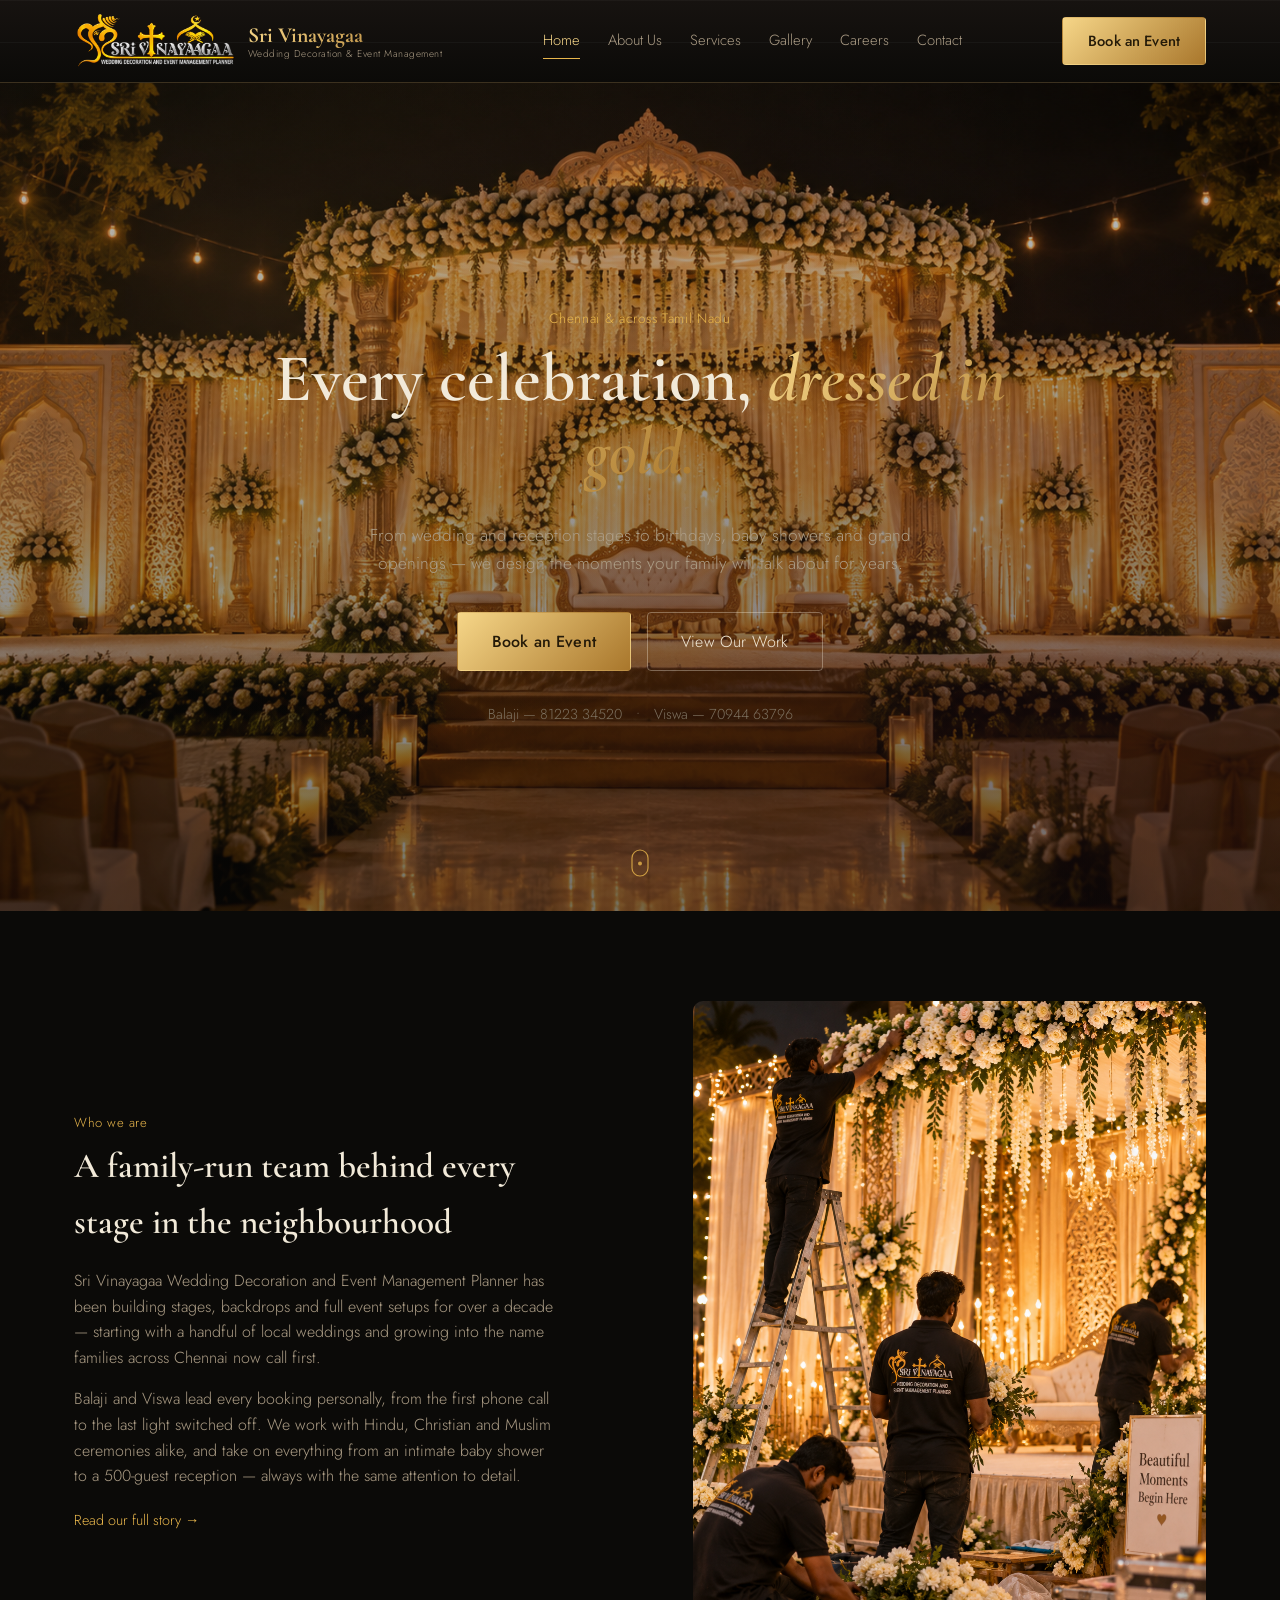
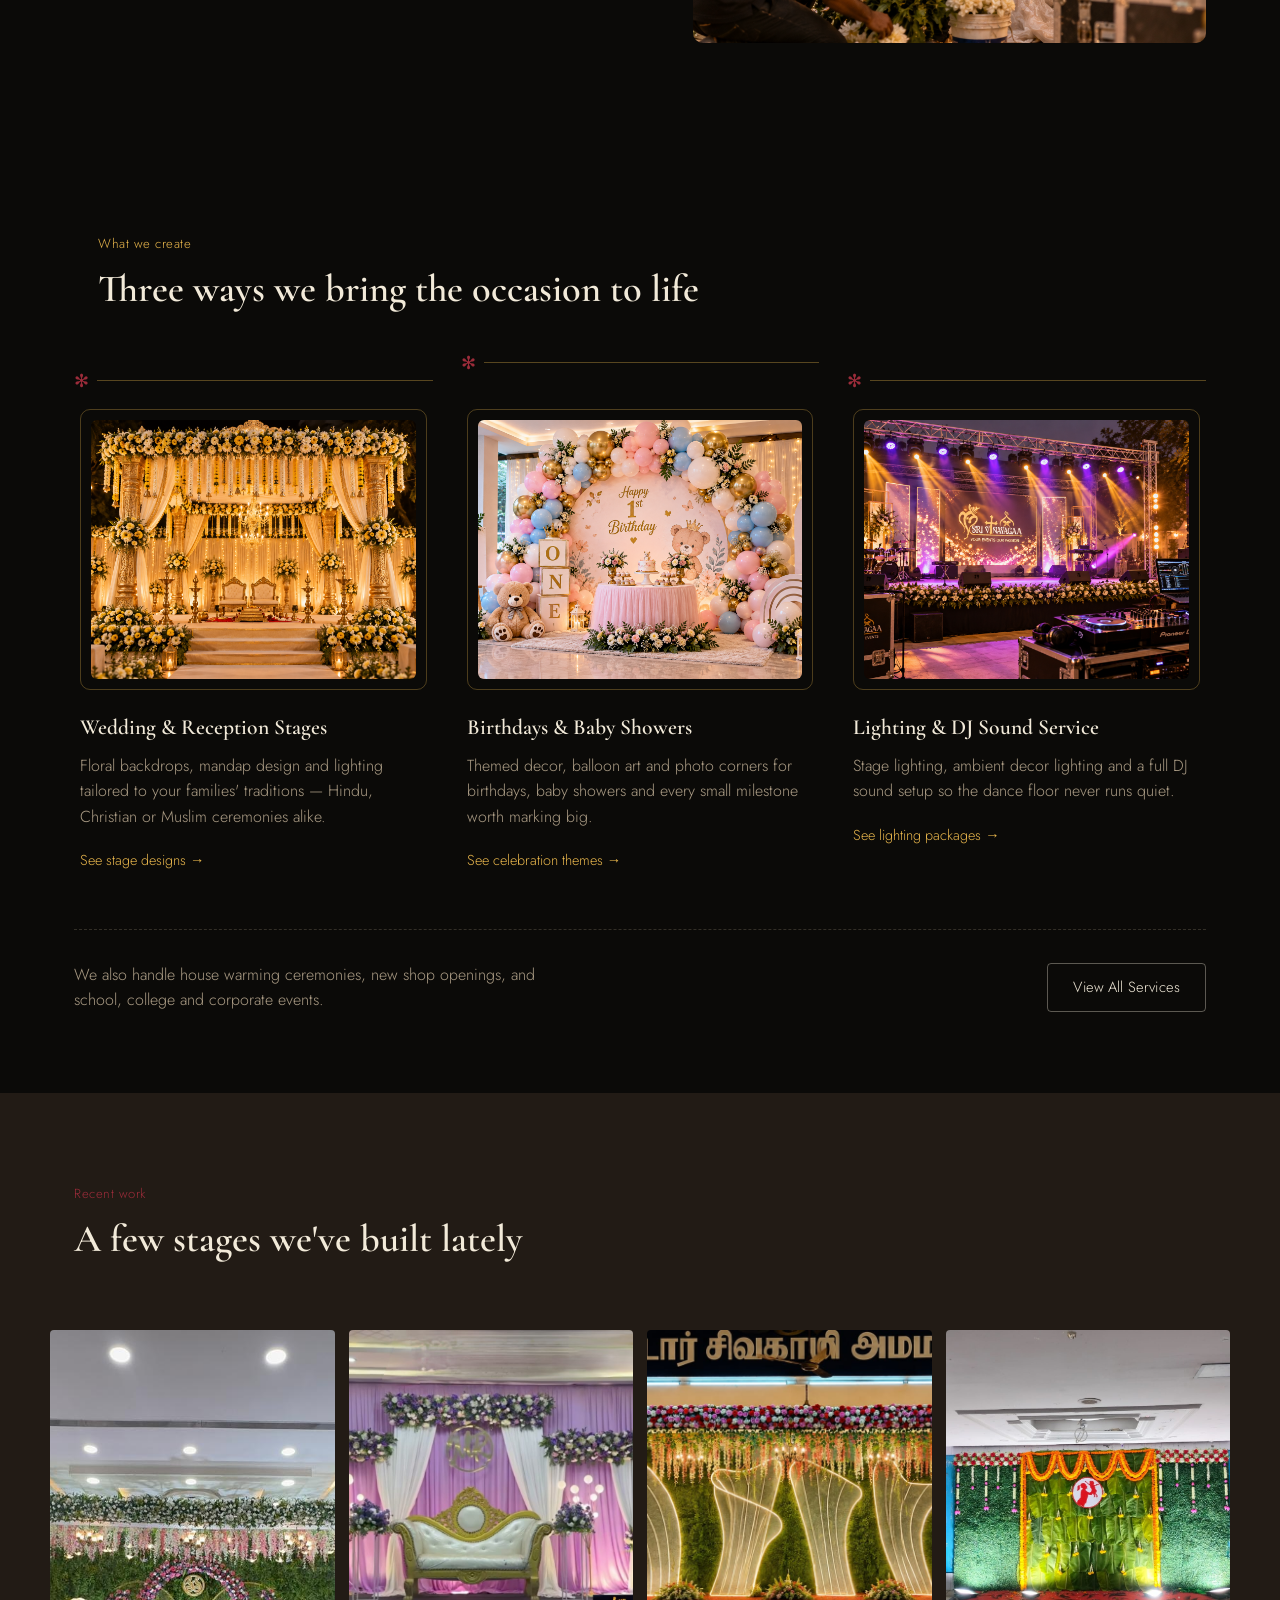
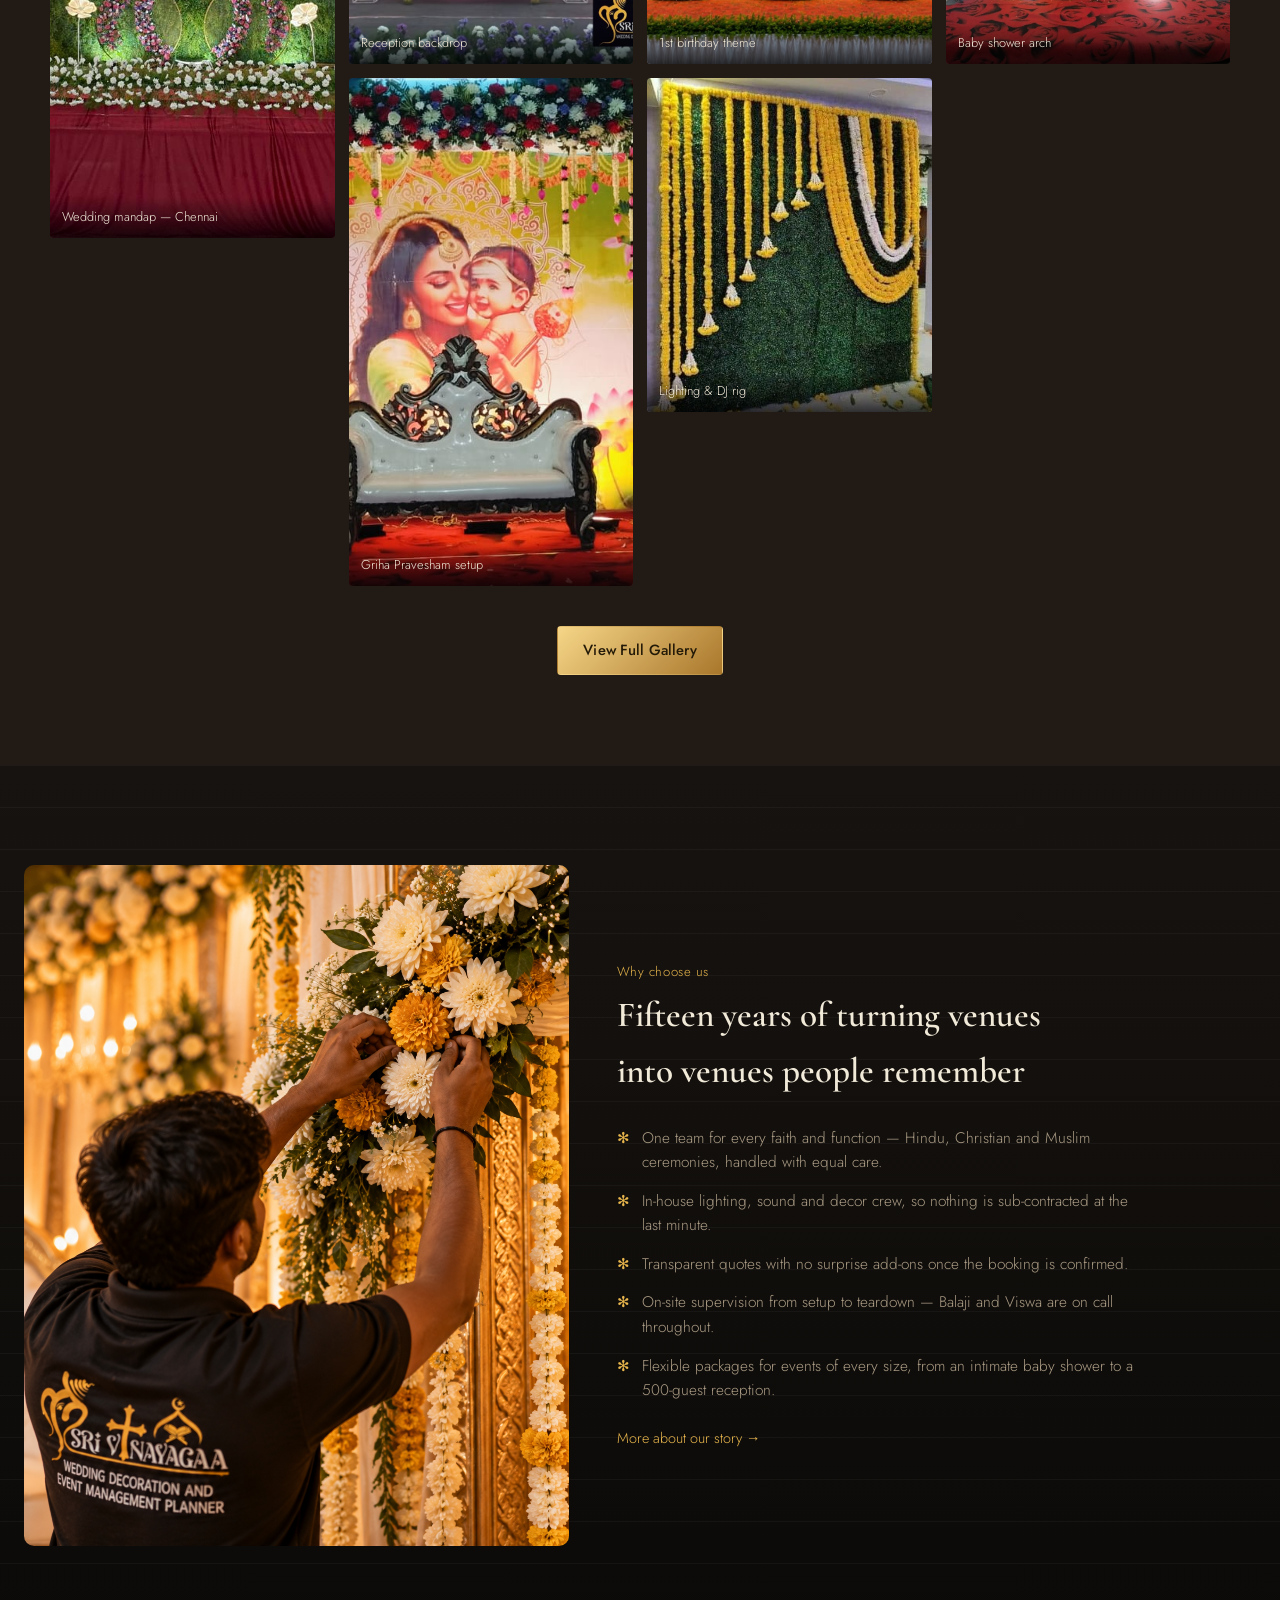
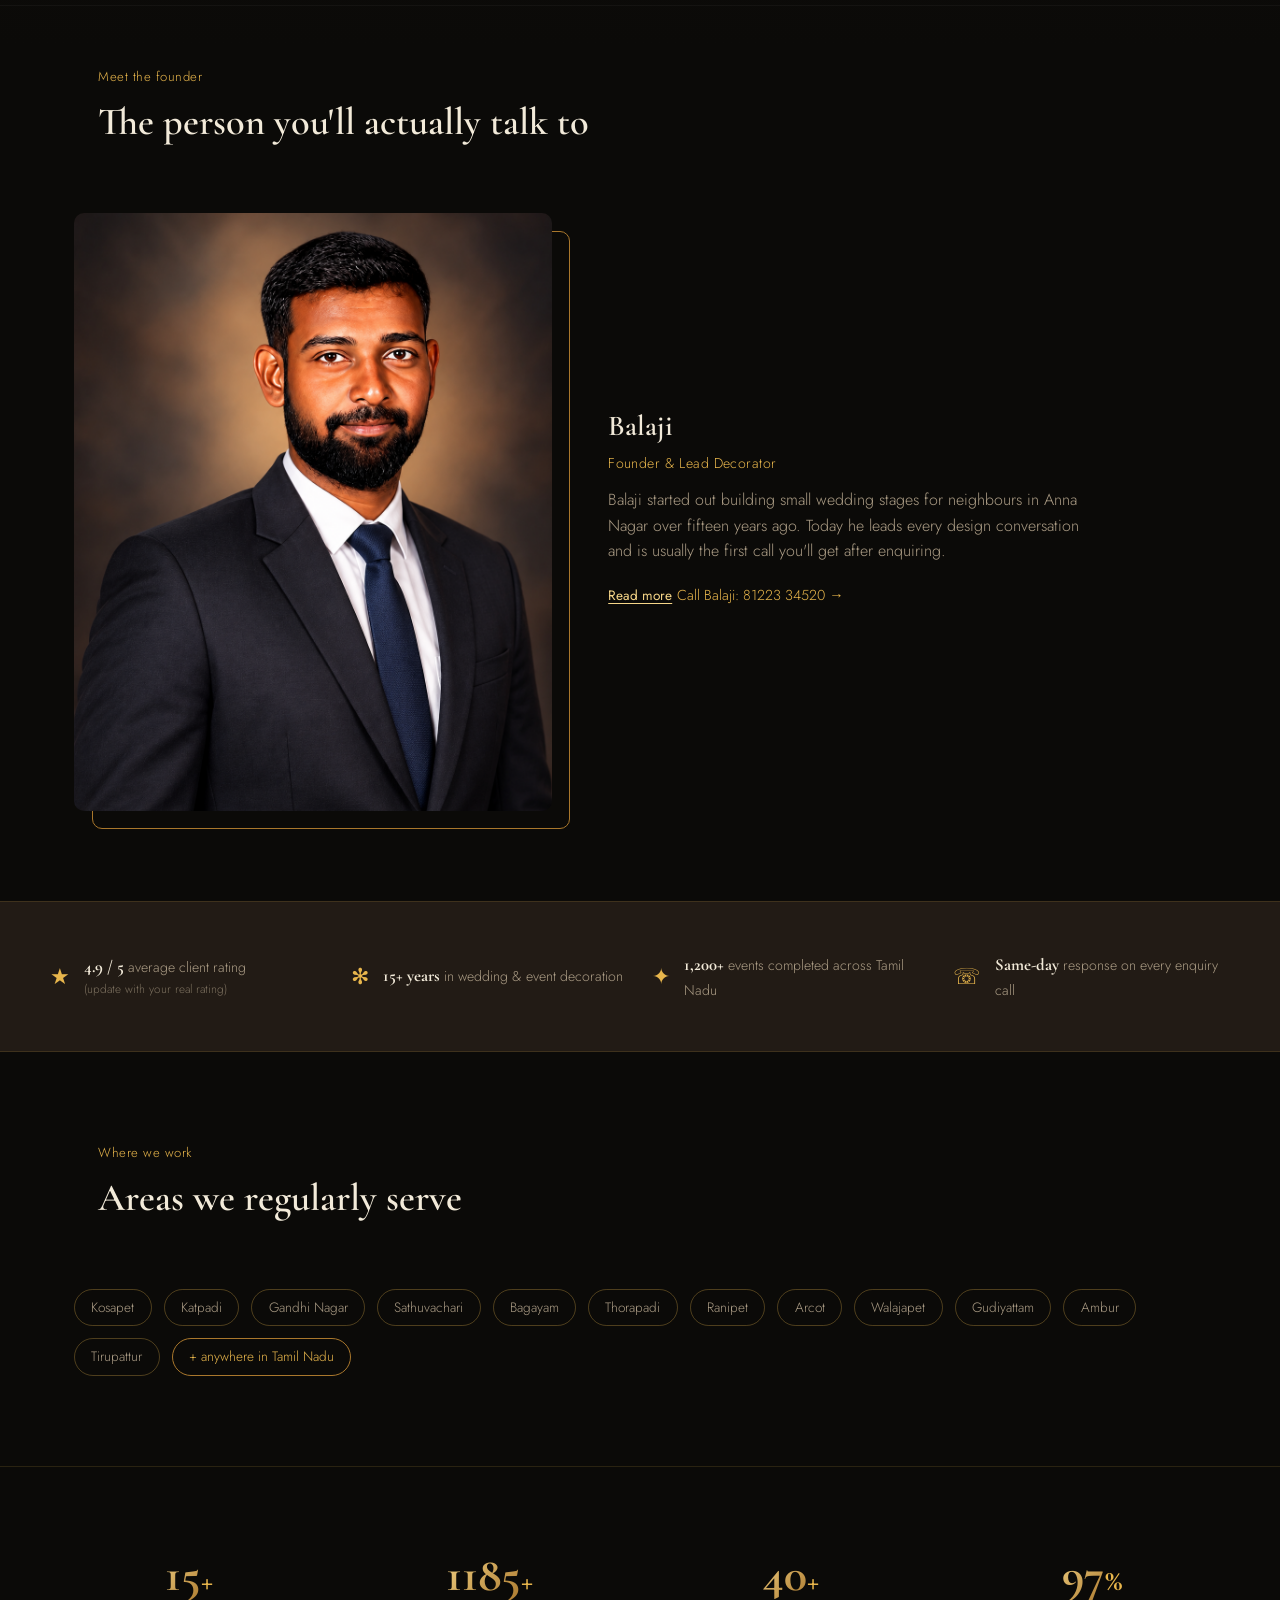
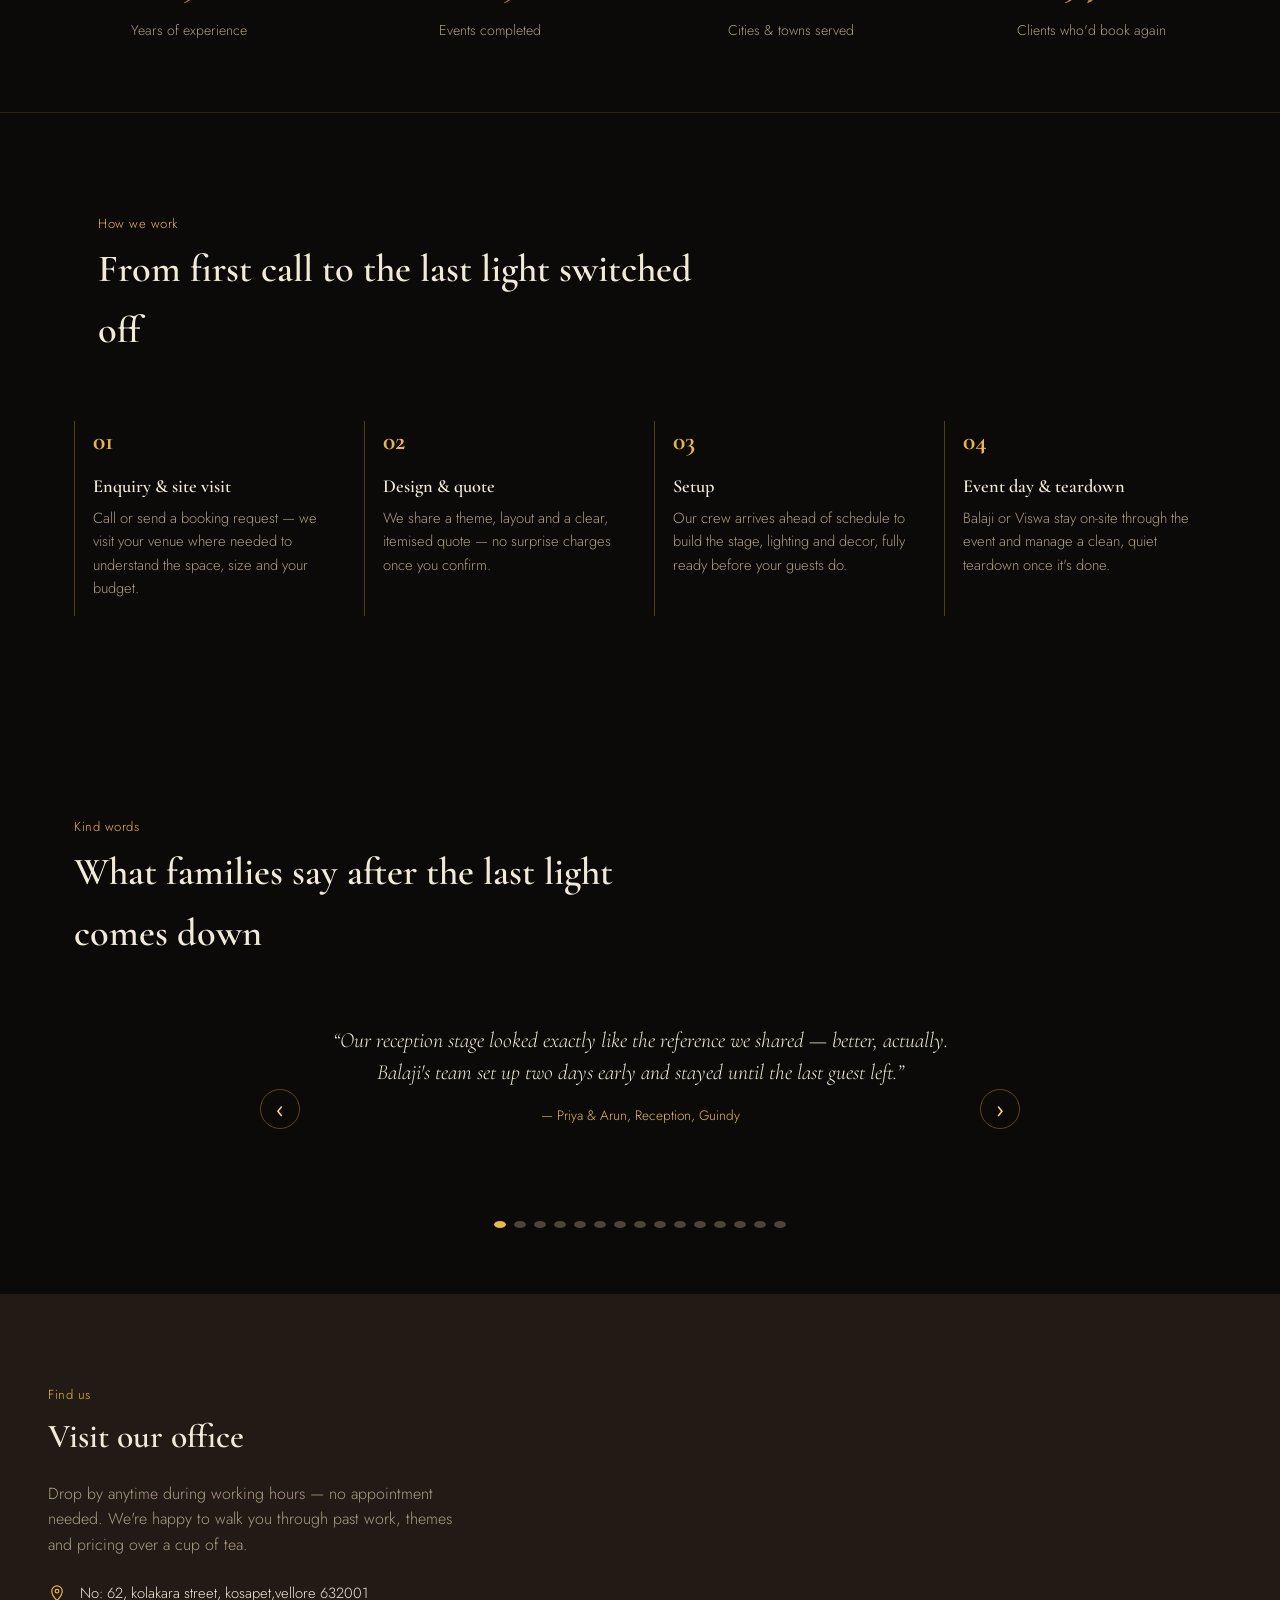
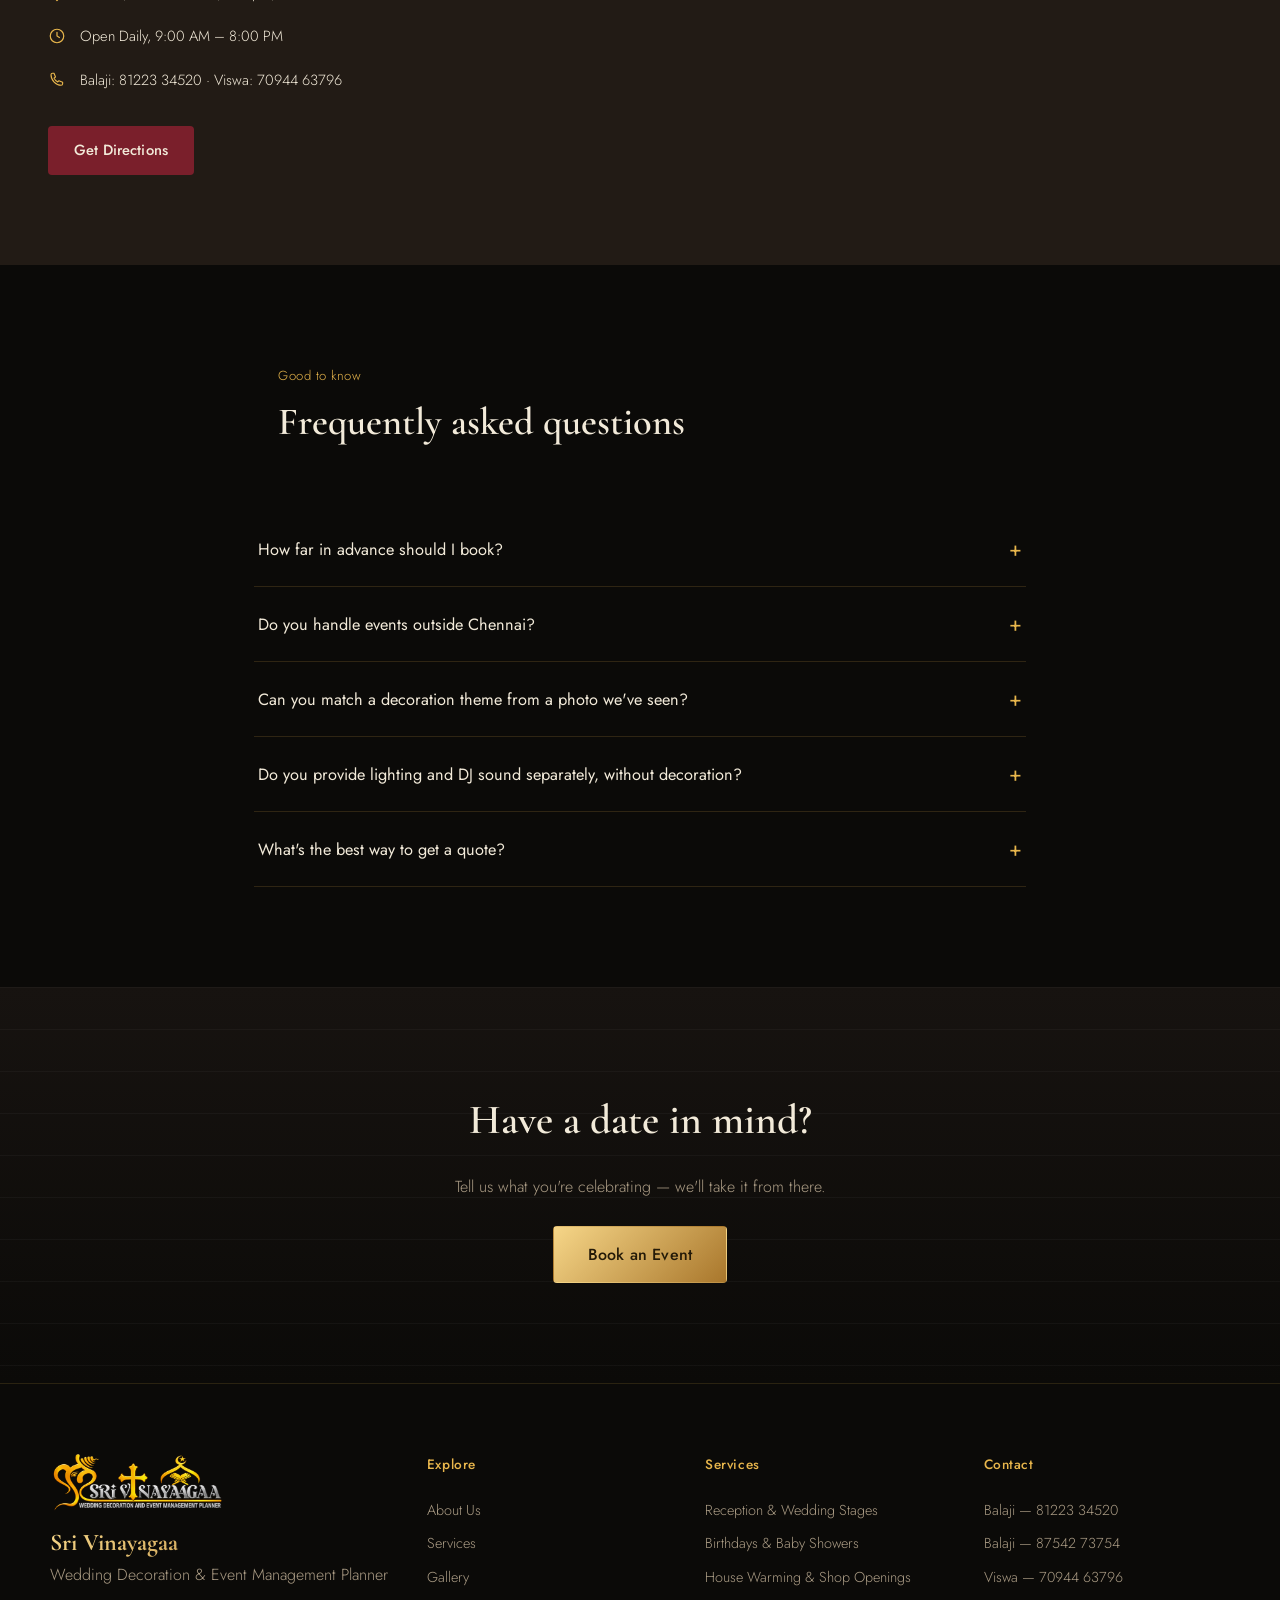
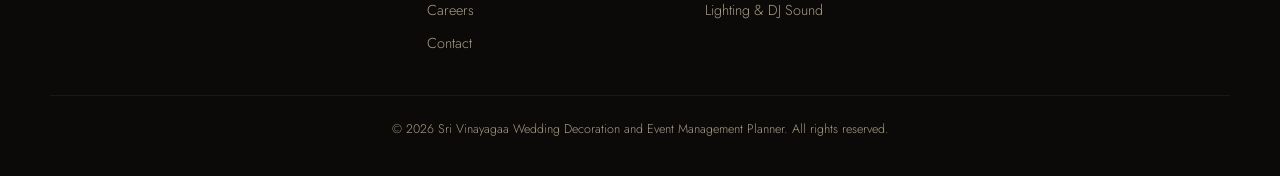
<file: index.html>
<!DOCTYPE html>
<html lang="en">
<head>
<meta charset="UTF-8">
<meta name="viewport" content="width=device-width, initial-scale=1.0">
<title>Sri Vinayagaa | Wedding Decoration &amp; Event Management</title>
<meta name="description" content="Sri Vinayagaa Wedding Decoration and Event Management Planner — reception stages, wedding stages, birthday parties, baby showers, house warming, corporate events and lighting &amp; DJ sound service.">
<link rel="preconnect" href="https://fonts.googleapis.com">
<link rel="preconnect" href="https://fonts.gstatic.com" crossorigin>
<link href="https://fonts.googleapis.com/css2?family=Cormorant+Garamond:ital,wght@0,400;0,500;0,600;0,700;1,500&family=Jost:wght@300;400;500;600&display=swap" rel="stylesheet">
<link rel="stylesheet" href="css/style.css">
</head>
<body>

<!-- ============ HEADER ============ -->
<header class="site-header" id="siteHeader">
  <div class="header-inner">
    <a href="index.html" class="brand">
      <span class="brand-mark" aria-hidden="true">
        <img src="images/logo.png" alt="">
      </span>
      <span class="brand-text">
        <span class="brand-name">Sri Vinayagaa</span>
        <span class="brand-tag">Wedding Decoration &amp; Event Management</span>
      </span>
    </a>

    <nav class="main-nav" id="mainNav">
      <a href="index.html" class="active">Home</a>
      <a href="about.html">About Us</a>
      <a href="services.html">Services</a>
      <a href="gallery.html">Gallery</a>
      <a href="careers.html">Careers</a>
      <a href="contact.html">Contact</a>
    </nav>

    <div class="header-actions">
      <button class="btn btn-gold" id="bookEventBtn">Book an Event</button>
      <button class="nav-toggle" id="navToggle" aria-label="Toggle menu" aria-expanded="false">
        <span></span><span></span><span></span>
      </button>
    </div>
  </div>
</header>

<!-- ============ HERO / BANNER ============ -->
<section class="hero" id="home">
  <img src="images/hero-banner.jpg" alt="" class="hero-bg">
  <div class="hero-grain" aria-hidden="true"></div>
  <div class="hero-content">
    <p class="hero-eyebrow">Chennai &amp; across Tamil Nadu</p>
    <h1 class="hero-title">
      Every celebration, <em>dressed in gold.</em>
    </h1>
    <p class="hero-sub">
      From wedding and reception stages to birthdays, baby showers and grand openings —
      we design the moments your family will talk about for years.
    </p>
    <div class="hero-cta">
      <button class="btn btn-gold btn-lg" id="heroBookBtn">Book an Event</button>
      <a href="#gallery" class="btn btn-outline btn-lg">View Our Work</a>
    </div>
    <div class="hero-contacts">
      <a href="tel:8122334520">Balaji — 81223 34520</a>
      <span class="dot">•</span>
      <a href="tel:7094463796">Viswa — 70944 63796</a>
    </div>
  </div>
  <a href="#services" class="scroll-cue" aria-label="Scroll to services">
    <svg width="18" height="28" viewBox="0 0 18 28"><rect x="1" y="1" width="16" height="26" rx="8" fill="none" stroke="#e8b64c" stroke-width="1.2"/><circle cx="9" cy="9" r="2" fill="#e8b64c"><animate attributeName="cy" values="9;16;9" dur="1.8s" repeatCount="indefinite"/></circle></svg>
  </a>
</section>

<!-- ============ INTRO / ABOUT ============ -->
<section class="intro" id="intro">
  <div class="intro-content">
    <p class="section-kicker">Who we are</p>
    <h2>A family-run team behind every stage in the neighbourhood</h2>
    <p>Sri Vinayagaa Wedding Decoration and Event Management Planner has been building stages, backdrops and full event setups for over a decade — starting with a handful of local weddings and growing into the name families across Chennai now call first.</p>
    <p>Balaji and Viswa lead every booking personally, from the first phone call to the last light switched off. We work with Hindu, Christian and Muslim ceremonies alike, and take on everything from an intimate baby shower to a 500-guest reception — always with the same attention to detail.</p>
    <a href="about.html" class="panel-link">Read our full story →</a>
  </div>
  <div class="intro-media">
    <img src="images/about.jpg" alt="Sri Vinayagaa team setting up an event decoration" loading="lazy">
  </div>
</section>

<!-- ============ TOP SERVICES ============ -->
<section class="services" id="services">
  <div class="section-head">
    <p class="section-kicker">What we create</p>
    <h2>Three ways we bring the occasion to life</h2>
  </div>

  <div class="service-panels">
    <article class="service-panel">
      <div class="service-num" aria-hidden="true">✻</div>
      <div class="service-image">
        <img src="images/service-1.jpg" alt="Wedding and reception stage decoration" loading="lazy">
      </div>
      <h3>Wedding &amp; Reception Stages</h3>
      <p>Floral backdrops, mandap design and lighting tailored to your families' traditions — Hindu, Christian or Muslim ceremonies alike.</p>
      <a href="services.html#stages" class="panel-link">See stage designs →</a>
    </article>

    <article class="service-panel service-panel--raised">
      <div class="service-num" aria-hidden="true">✻</div>
      <div class="service-image">
        <img src="images/service-2.jpg" alt="Birthday and baby shower decoration" loading="lazy">
      </div>
      <h3>Birthdays &amp; Baby Showers</h3>
      <p>Themed decor, balloon art and photo corners for birthdays, baby showers and every small milestone worth marking big.</p>
      <a href="services.html#celebrations" class="panel-link">See celebration themes →</a>
    </article>

    <article class="service-panel">
      <div class="service-num" aria-hidden="true">✻</div>
      <div class="service-image">
        <img src="images/service-3.jpg" alt="Stage lighting and DJ sound service" loading="lazy">
      </div>
      <h3>Lighting &amp; DJ Sound Service</h3>
      <p>Stage lighting, ambient decor lighting and a full DJ sound setup so the dance floor never runs quiet.</p>
      <a href="services.html#lighting" class="panel-link">See lighting packages →</a>
    </article>
  </div>

  <div class="services-more">
    <p>We also handle house warming ceremonies, new shop openings, and school, college and corporate events.</p>
    <a href="services.html" class="btn btn-outline">View All Services</a>
  </div>
</section>

<!-- ============ GALLERY ============ -->
<section class="gallery" id="gallery">
  <div class="section-head section-head--light">
    <p class="section-kicker">Recent work</p>
    <h2>A few stages we've built lately</h2>
  </div>

  <div class="gallery-grid">
    <figure class="g-item g-tall">
      <img src="images/gallery-1.jpg" alt="Gold and white mandap wedding stage decoration" loading="lazy">
      <figcaption>Wedding mandap — Chennai</figcaption>
    </figure>
    <figure class="g-item">
      <img src="images/gallery-2.jpg" alt="Reception stage with floral backdrop and fairy lighting" loading="lazy">
      <figcaption>Reception backdrop</figcaption>
    </figure>
    <figure class="g-item">
      <img src="images/gallery-3.jpg" alt="Birthday party balloon decoration setup" loading="lazy">
      <figcaption>1st birthday theme</figcaption>
    </figure>
    <figure class="g-item">
      <img src="images/gallery-4.jpg" alt="Baby shower decoration with pastel balloon arch" loading="lazy">
      <figcaption>Baby shower arch</figcaption>
    </figure>
    <figure class="g-item g-tall">
      <img src="images/gallery-5.jpg" alt="House warming ceremony traditional decoration" loading="lazy">
      <figcaption>Griha Pravesham setup</figcaption>
    </figure>
    <figure class="g-item">
      <img src="images/gallery-6.jpg" alt="Stage lighting and DJ sound setup at night event" loading="lazy">
      <figcaption>Lighting &amp; DJ rig</figcaption>
    </figure>
  </div>

  <div class="gallery-cta">
    <a href="projects.html" class="btn btn-gold">View Full Gallery</a>
  </div>
</section>

<!-- ============ WHY CHOOSE US ============ -->
<section class="why" id="why">
  <div class="why-media" aria-hidden="true">
    <img src="images/why-choose-us.jpg" alt="">
    <div class="why-media-frame"></div>
  </div>
  <div class="why-content">
    <p class="section-kicker">Why choose us</p>
    <h2>Fifteen years of turning venues into venues people remember</h2>
    <ul class="why-list">
      <li><span aria-hidden="true">✻</span> One team for every faith and function — Hindu, Christian and Muslim ceremonies, handled with equal care.</li>
      <li><span aria-hidden="true">✻</span> In-house lighting, sound and decor crew, so nothing is sub-contracted at the last minute.</li>
      <li><span aria-hidden="true">✻</span> Transparent quotes with no surprise add-ons once the booking is confirmed.</li>
      <li><span aria-hidden="true">✻</span> On-site supervision from setup to teardown — Balaji and Viswa are on call throughout.</li>
      <li><span aria-hidden="true">✻</span> Flexible packages for events of every size, from an intimate baby shower to a 500-guest reception.</li>
    </ul>
    <a href="about.html" class="panel-link">More about our story →</a>
  </div>
</section>

<!-- ============ FOUNDER ============ -->
<section class="founders" id="founders">
  <div class="section-head">
    <p class="section-kicker">Meet the founder</p>
    <h2>The person you'll actually talk to</h2>
  </div>

  <div class="founder-single">
    <div class="founder-photo">
      <img src="images/founder-balaji.jpg" alt="Balaji, Founder of Sri Vinayagaa" loading="lazy">
      <div class="founder-photo-frame"></div>
    </div>
    <div class="founder-content">
      <h3>Balaji</h3>
      <p class="founder-role">Founder &amp; Lead Decorator</p>
      <p class="founder-bio">
        Balaji started out building small wedding stages for neighbours in Anna Nagar over fifteen years ago.
        Today he leads every design conversation and is usually the first call you'll get after enquiring.
        <span class="founder-bio-more"> He personally visits larger venues before quoting, and has a habit of showing up to check on a setup even after handing it off to the crew — old habits from the early days when it was just him and one helper.</span>
      </p>
      <button class="founder-toggle" data-state="closed">Read more</button>
      <a href="tel:8122334520" class="panel-link">Call Balaji: 81223 34520 →</a>
    </div>
  </div>
</section>

<!-- ============ TRUST & RECOGNITION ============ -->
<section class="trust" id="trust">
  <div class="trust-grid">
    <div class="trust-item">
      <span class="trust-icon" aria-hidden="true">★</span>
      <p><strong>4.9 / 5</strong> average client rating <em>(update with your real rating)</em></p>
    </div>
    <div class="trust-item">
      <span class="trust-icon" aria-hidden="true">✻</span>
      <p><strong>15+ years</strong> in wedding &amp; event decoration</p>
    </div>
    <div class="trust-item">
      <span class="trust-icon" aria-hidden="true">✦</span>
      <p><strong>1,200+</strong> events completed across Tamil Nadu</p>
    </div>
    <div class="trust-item">
      <span class="trust-icon" aria-hidden="true">☏</span>
      <p><strong>Same-day</strong> response on every enquiry call</p>
    </div>
  </div>
</section>

<!-- ============ SERVICE AREAS ============ -->
<section class="areas" id="areas">
  <div class="section-head">
    <p class="section-kicker">Where we work</p>
    <h2>Areas we regularly serve</h2>
  </div>
  <div class="area-chips">
    <span>Kosapet</span>
    <span>Katpadi</span>
    <span>Gandhi Nagar</span>
    <span>Sathuvachari</span>
    <span>Bagayam</span>
    <span>Thorapadi</span>
    <span>Ranipet</span>
    <span>Arcot</span>
    <span>Walajapet</span>
    <span>Gudiyattam</span>
    <span>Ambur</span>
    <span>Tirupattur</span>
    <span>+ anywhere in Tamil Nadu</span>
  </div>
</section>

<!-- ============ ACHIEVEMENTS / STATS ============ -->
<section class="stats" id="stats">
  <div class="stats-grid">
    <div class="stat">
      <span class="stat-num" data-count="15">0</span><span class="stat-suffix">+</span>
      <p>Years of experience</p>
    </div>
    <div class="stat">
      <span class="stat-num" data-count="1200">0</span><span class="stat-suffix">+</span>
      <p>Events completed</p>
    </div>
    <div class="stat">
      <span class="stat-num" data-count="40">0</span><span class="stat-suffix">+</span>
      <p>Cities &amp; towns served</p>
    </div>
    <div class="stat">
      <span class="stat-num" data-count="98">0</span><span class="stat-suffix">%</span>
      <p>Clients who'd book again</p>
    </div>
  </div>
</section>

<!-- ============ OUR PROCESS ============ -->
<section class="process" id="process">
  <div class="section-head">
    <p class="section-kicker">How we work</p>
    <h2>From first call to the last light switched off</h2>
  </div>
  <ol class="process-steps">
    <li>
      <span class="process-step-num">01</span>
      <h3>Enquiry &amp; site visit</h3>
      <p>Call or send a booking request — we visit your venue where needed to understand the space, size and your budget.</p>
    </li>
    <li>
      <span class="process-step-num">02</span>
      <h3>Design &amp; quote</h3>
      <p>We share a theme, layout and a clear, itemised quote — no surprise charges once you confirm.</p>
    </li>
    <li>
      <span class="process-step-num">03</span>
      <h3>Setup</h3>
      <p>Our crew arrives ahead of schedule to build the stage, lighting and decor, fully ready before your guests do.</p>
    </li>
    <li>
      <span class="process-step-num">04</span>
      <h3>Event day &amp; teardown</h3>
      <p>Balaji or Viswa stay on-site through the event and manage a clean, quiet teardown once it's done.</p>
    </li>
  </ol>
</section>

<!-- ============ TESTIMONIALS ============ --> 
<section class="testimonials" id="testimonials"> 
  <div class="section-head"> 
    <p class="section-kicker">Kind words</p> 
    <h2>What families say after the last light comes down</h2> 
  </div> 
 
  <div class="testimonial-carousel" id="testimonialCarousel"> 
    <button class="t-arrow t-prev" id="tPrev" aria-label="Previous testimonial">‹</button> 
 
    <div class="t-track" id="tTrack"> 

      <blockquote class="t-slide active"> 
        <p>“Our reception stage looked exactly like the reference we shared — better, actually. Balaji's team set up two days early and stayed until the last guest left.”</p> 
        <cite>— Priya &amp; Arun, Reception, Guindy</cite> 
      </blockquote> 

      <blockquote class="t-slide"> 
        <p>“We booked them for our son's first birthday with barely a week's notice. The balloon theme and lighting came together like it was planned for months.”</p> 
        <cite>— Fathima R., Birthday, Velachery</cite> 
      </blockquote> 

      <blockquote class="t-slide"> 
        <p>“Professional, punctual and reasonably priced. The DJ and sound setup for our shop opening drew a crowd from the whole street.”</p> 
        <cite>— Joseph M., Shop Opening, Tambaram</cite> 
      </blockquote> 

      <blockquote class="t-slide"> 
        <p>“The wedding decorations were beautiful and exactly matched our traditional theme. Every small detail was handled perfectly.”</p> 
        <cite>— Kavya &amp; Suresh, Wedding, Anna Nagar</cite> 
      </blockquote> 

      <blockquote class="t-slide"> 
        <p>“From the first discussion to the final setup, everything was smooth. The floral decorations made our engagement ceremony very special.”</p> 
        <cite>— Divya &amp; Karthik, Engagement, Adyar</cite> 
      </blockquote> 

      <blockquote class="t-slide"> 
        <p>“We loved the baby shower decoration. The pastel colours, balloons and backdrop looked amazing in every photograph.”</p> 
        <cite>— Sneha &amp; Vijay, Baby Shower, Porur</cite> 
      </blockquote> 

      <blockquote class="t-slide"> 
        <p>“The house-warming decoration was elegant and simple, exactly what we wanted. The team arrived on time and completed everything neatly.”</p> 
        <cite>— Meena &amp; Rajesh, House Warming, Ambattur</cite> 
      </blockquote> 

      <blockquote class="t-slide"> 
        <p>“The lighting completely transformed our venue. Guests kept asking who arranged the decoration. Excellent work from the entire team.”</p> 
        <cite>— Anitha S., Birthday Celebration, Nungambakkam</cite> 
      </blockquote> 

      <blockquote class="t-slide"> 
        <p>“We had a very short timeline for our corporate event, but the team managed everything professionally. The stage and lighting looked premium.”</p> 
        <cite>— Rahul K., Corporate Event, OMR</cite> 
      </blockquote> 

      <blockquote class="t-slide"> 
        <p>“The reception backdrop was absolutely gorgeous. The combination of flowers and warm lighting made the entire venue look luxurious.”</p> 
        <cite>— Harini &amp; Pradeep, Reception, T. Nagar</cite> 
      </blockquote> 

      <blockquote class="t-slide"> 
        <p>“Our daughter's birthday theme came out exactly as we imagined. The balloon arrangement was colourful, creative and beautifully finished.”</p> 
        <cite>— Lakshmi R., Birthday, Sholinganallur</cite> 
      </blockquote> 

      <blockquote class="t-slide"> 
        <p>“The traditional wedding stage decoration was stunning. The flowers, backdrop and lighting complemented the ceremony beautifully.”</p> 
        <cite>— Nandhini &amp; Vignesh, Wedding, Mylapore</cite> 
      </blockquote> 

      <blockquote class="t-slide"> 
        <p>“We booked the DJ and sound system for our family function. The sound quality was excellent and the setup looked very professional.”</p> 
        <cite>— Dinesh P., Family Function, Chromepet</cite> 
      </blockquote> 

      <blockquote class="t-slide"> 
        <p>“The anniversary decoration was elegant and romantic. The team understood our idea immediately and turned it into a beautiful setup.”</p> 
        <cite>— Aishwarya &amp; Manoj, Anniversary, Besant Nagar</cite> 
      </blockquote> 

      <blockquote class="t-slide"> 
        <p>“Very happy with the service. They handled the decoration, lighting and stage setup without us having to worry about anything. Highly professional.”</p> 
        <cite>— Revathi S., Family Celebration, Madipakkam</cite> 
      </blockquote> 

    </div> 
 
    <button class="t-arrow t-next" id="tNext" aria-label="Next testimonial">›</button> 
 
    <div class="t-dots" id="tDots"></div> 
  </div> 
</section>

<!-- ============ MAP / LOCATION ============ -->
<section class="location" id="location">
  <div class="location-info">
    <p class="section-kicker">Find us</p>
    <h2>Visit our office</h2>
    <p class="location-text">Drop by anytime during working hours — no appointment needed. We're happy to walk you through past work, themes and pricing over a cup of tea.</p>
    <ul class="location-details">
      <li>
        <span class="loc-icon" aria-hidden="true">
          <svg width="18" height="18" viewBox="0 0 24 24" fill="none"><path d="M12 22s7-7.2 7-12.5A7 7 0 0 0 5 9.5C5 14.8 12 22 12 22Z" stroke="currentColor" stroke-width="1.6"/><circle cx="12" cy="9.5" r="2.4" stroke="currentColor" stroke-width="1.6"/></svg>
        </span>
        <span>No: 62, kolakara street, kosapet,vellore 632001<em></em></span>
      </li>
      <li>
        <span class="loc-icon" aria-hidden="true">
          <svg width="18" height="18" viewBox="0 0 24 24" fill="none"><circle cx="12" cy="12" r="9" stroke="currentColor" stroke-width="1.6"/><path d="M12 7v5l3.2 2" stroke="currentColor" stroke-width="1.6" stroke-linecap="round"/></svg>
        </span>
        <span>Open Daily, 9:00 AM – 8:00 PM</span>
      </li>
      <li>
        <span class="loc-icon" aria-hidden="true">
          <svg width="18" height="18" viewBox="0 0 24 24" fill="none"><path d="M4 5c0-1 1-2 2-2h2l2 5-2 1.5c1 2.3 2.7 4 5 5L14.5 13l5 2v2c0 1-1 2-2 2C10.6 19 4 12.4 4 5Z" stroke="currentColor" stroke-width="1.5" stroke-linejoin="round"/></svg>
        </span>
        <span><a href="tel:8122334520">Balaji: 81223 34520</a> · <a href="tel:7094463796">Viswa: 70944 63796</a></span>
      </li>
    </ul>
    <a href="contact.html" class="btn btn-maroon">Get Directions</a>
  </div>
 <div class="location-map">
  <iframe
    title="Sri Vinayagaa office location map"
    src="https://www.google.com/maps/embed?pb=!1m16!1m12!1m3!1d62219.2142507566!2d79.12358226086933!3d12.926935978365954!2m3!1f0!2f0!3f0!3m2!1i1024!2i768!4f13.1!2m1!1sNo%3A%2062%2C%20kolakara%20street%2C%20kosapet%2Cvellore%20632001!5e0!3m2!1sen!2sin!4v1791050883454!5m2!1sen!2sin"
    width="100%"
    height="100%"
    style="border:0;"
    allowfullscreen=""
    loading="lazy"
    referrerpolicy="strict-origin-when-cross-origin">
  </iframe>
</div>
  </div>
</section>

<!-- ============ FAQ ============ -->
<section class="faq" id="faq">
  <div class="section-head">
    <p class="section-kicker">Good to know</p>
    <h2>Frequently asked questions</h2>
  </div>

  <div class="faq-list">
    <div class="faq-item">
      <button class="faq-q" aria-expanded="false">
        How far in advance should I book?
        <span class="faq-icon" aria-hidden="true">+</span>
      </button>
      <div class="faq-a"><p>For weddings and receptions we recommend 2–3 months ahead, especially in wedding season (Dec–Feb, Apr–May). Birthdays, baby showers and shop openings can often be arranged within a week.</p></div>
    </div>
    <div class="faq-item">
      <button class="faq-q" aria-expanded="false">
        Do you handle events outside Chennai?
        <span class="faq-icon" aria-hidden="true">+</span>
      </button>
      <div class="faq-a"><p>Yes, we travel across Tamil Nadu. Travel and setup charges depend on distance and are included in your quote up front.</p></div>
    </div>
    <div class="faq-item">
      <button class="faq-q" aria-expanded="false">
        Can you match a decoration theme from a photo we've seen?
        <span class="faq-icon" aria-hidden="true">+</span>
      </button>
      <div class="faq-a"><p>Absolutely — share the reference image when you enquire and we'll quote a close match, or adapt it to your venue and budget.</p></div>
    </div>
    <div class="faq-item">
      <button class="faq-q" aria-expanded="false">
        Do you provide lighting and DJ sound separately, without decoration?
        <span class="faq-icon" aria-hidden="true">+</span>
      </button>
      <div class="faq-a"><p>Yes, lighting and DJ sound can be booked as a standalone service for any function, with or without our decoration packages.</p></div>
    </div>
    <div class="faq-item">
      <button class="faq-q" aria-expanded="false">
        What's the best way to get a quote?
        <span class="faq-icon" aria-hidden="true">+</span>
      </button>
      <div class="faq-a"><p>Call Balaji or Viswa directly, or use the Book an Event button to send us your event date, type and guest count.</p></div>
    </div>
  </div>
</section>

<!-- ============ FINAL CTA ============ -->
<section class="final-cta">
  <h2>Have a date in mind?</h2>
  <p>Tell us what you're celebrating — we'll take it from there.</p>
  <button class="btn btn-gold btn-lg" id="ctaBookBtn">Book an Event</button>
</section>

<!-- ============ FOOTER ============ -->
<footer class="site-footer">
  <div class="footer-top">
    <div class="footer-brand">
      <img src="images/logo.png" alt="Sri Vinayagaa logo" class="footer-logo">
      <span class="brand-name">Sri Vinayagaa</span>
      <p>Wedding Decoration &amp; Event Management Planner</p>
    </div>
    <div class="footer-col">
      <h4>Explore</h4>
      <a href="about.html">About Us</a>
      <a href="services.html">Services</a>
      <a href="projects.html">Gallery</a>
      <a href="careers.html">Careers</a>
      <a href="contact.html">Contact</a>
    </div>
    <div class="footer-col">
      <h4>Services</h4>
      <a href="services.html#stages">Reception &amp; Wedding Stages</a>
      <a href="services.html#celebrations">Birthdays &amp; Baby Showers</a>
      <a href="services.html#corporate">House Warming &amp; Shop Openings</a>
      <a href="services.html#lighting">Lighting &amp; DJ Sound</a>
    </div>
    <div class="footer-col">
      <h4>Contact</h4>
      <a href="tel:8122334520">Balaji — 81223 34520</a>
      <a href="tel:8754273754">Balaji — 87542 73754</a>
      <a href="tel:7094463796">Viswa — 70944 63796</a>
    </div>
  </div>
  <div class="footer-bottom">
    <p>© <span id="year"></span> Sri Vinayagaa Wedding Decoration and Event Management Planner. All rights reserved.</p>
  </div>
</footer>

<!-- ============ BOOK AN EVENT MODAL ============ -->
<div class="modal-overlay" id="bookModal">
  <div class="modal-box" role="dialog" aria-modal="true" aria-labelledby="modalTitle">
    <button class="modal-close" id="modalClose" aria-label="Close">×</button>
    <h3 id="modalTitle">Book an Event</h3>
    <p class="modal-sub">Share a few details and we'll call you back to confirm availability.</p>
    <form id="bookForm">
      <label>Your Name
        <input type="text" name="name" required placeholder="e.g. Priya Arun">
      </label>
      <label>Phone Number
        <input type="tel" name="phone" required pattern="[0-9]{10}" placeholder="10-digit mobile number">
      </label>
      <label>Event Type
        <select name="eventType" required>
          <option value="">Select an event</option>
          <option>Wedding / Reception Stage</option>
          <option>Birthday Party</option>
          <option>Baby Shower</option>
          <option>House Warming</option>
          <option>Shop Opening</option>
          <option>School / College / Corporate Event</option>
          <option>Lighting &amp; DJ Sound Only</option>
        </select>
      </label>
      <label>Event Date
        <input type="date" name="eventDate" required>
      </label>
      <label>Message (optional)
        <textarea name="message" rows="3" placeholder="Tell us about the theme, venue or guest count"></textarea>
      </label>
      <button type="submit" class="btn btn-gold btn-lg">Send Enquiry</button>
    </form>
    <div class="modal-success" id="modalSuccess">
      <p>Thank you! We've received your enquiry and will call you shortly to confirm the details.</p>
      <button class="btn btn-outline" id="modalSuccessClose">Close</button>
    </div>
  </div>
</div>

<script src="js/script.js"></script>
</body>
</html>
</file>
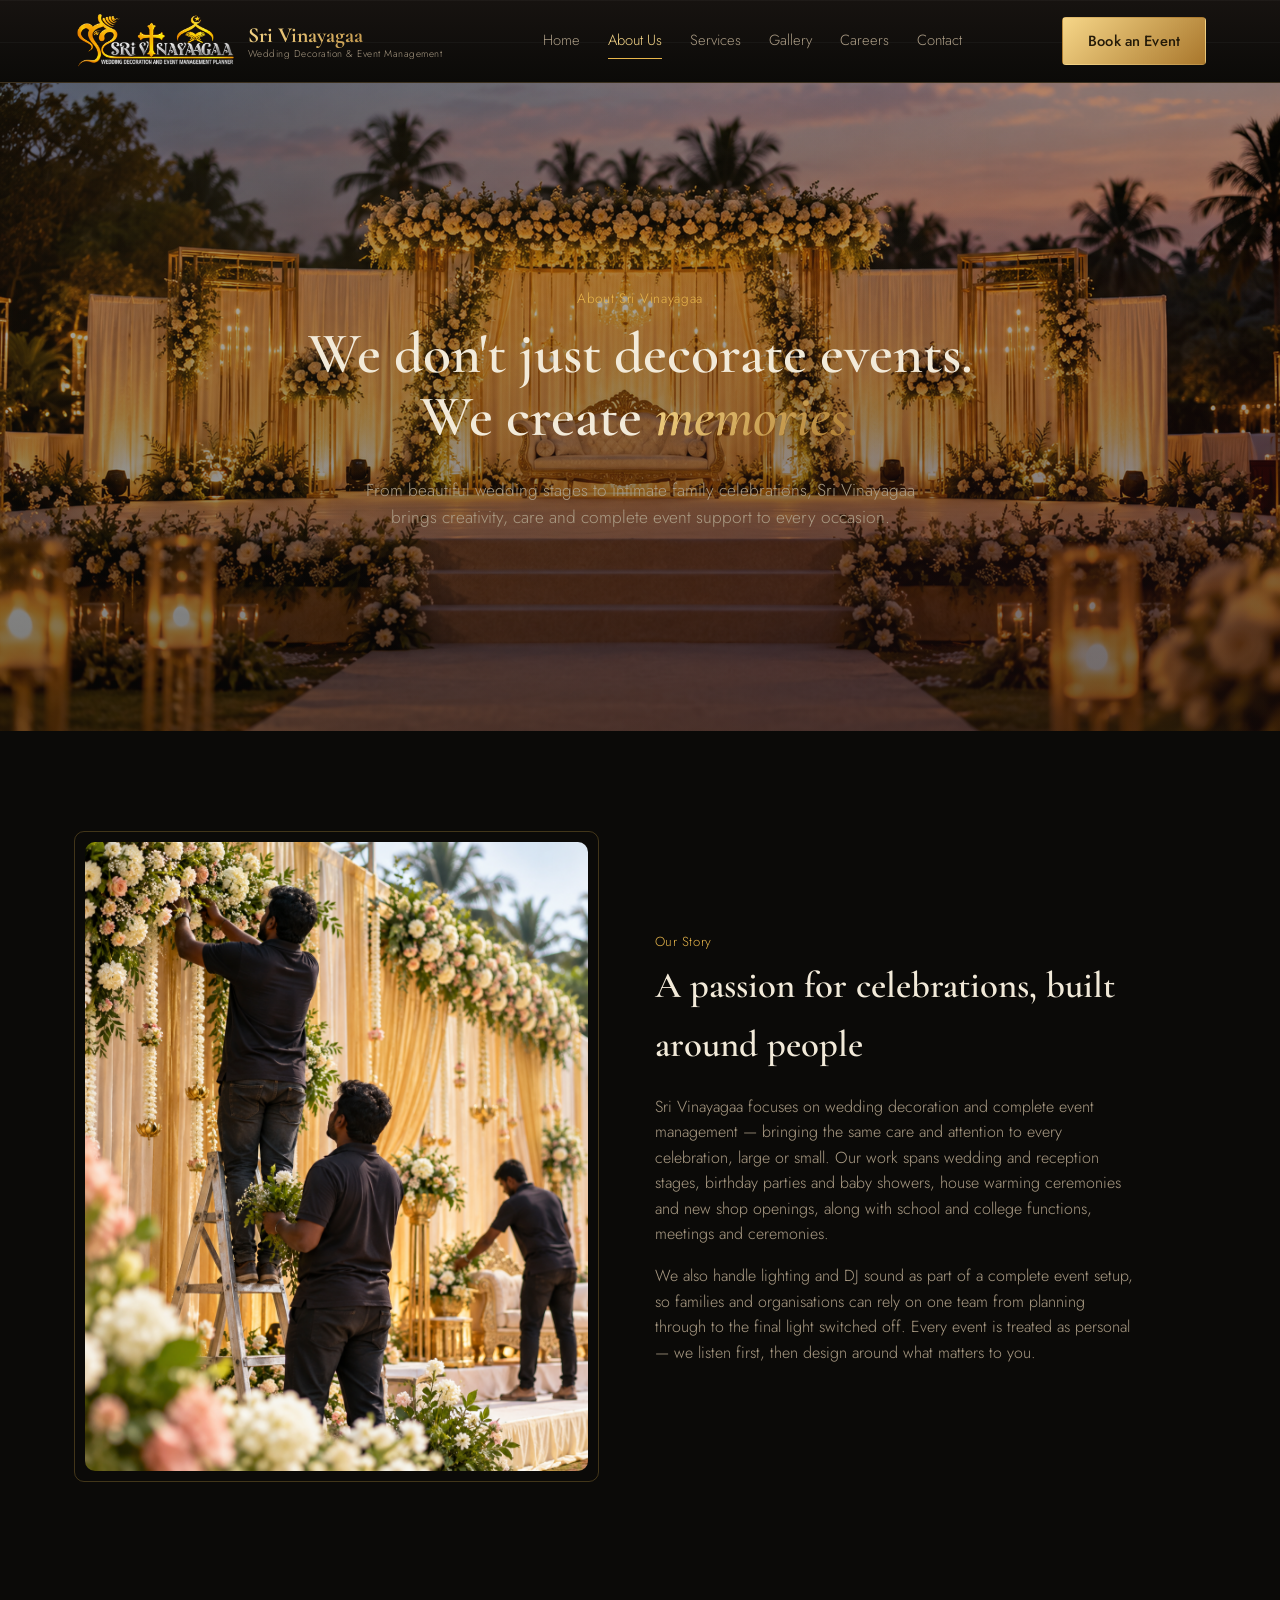
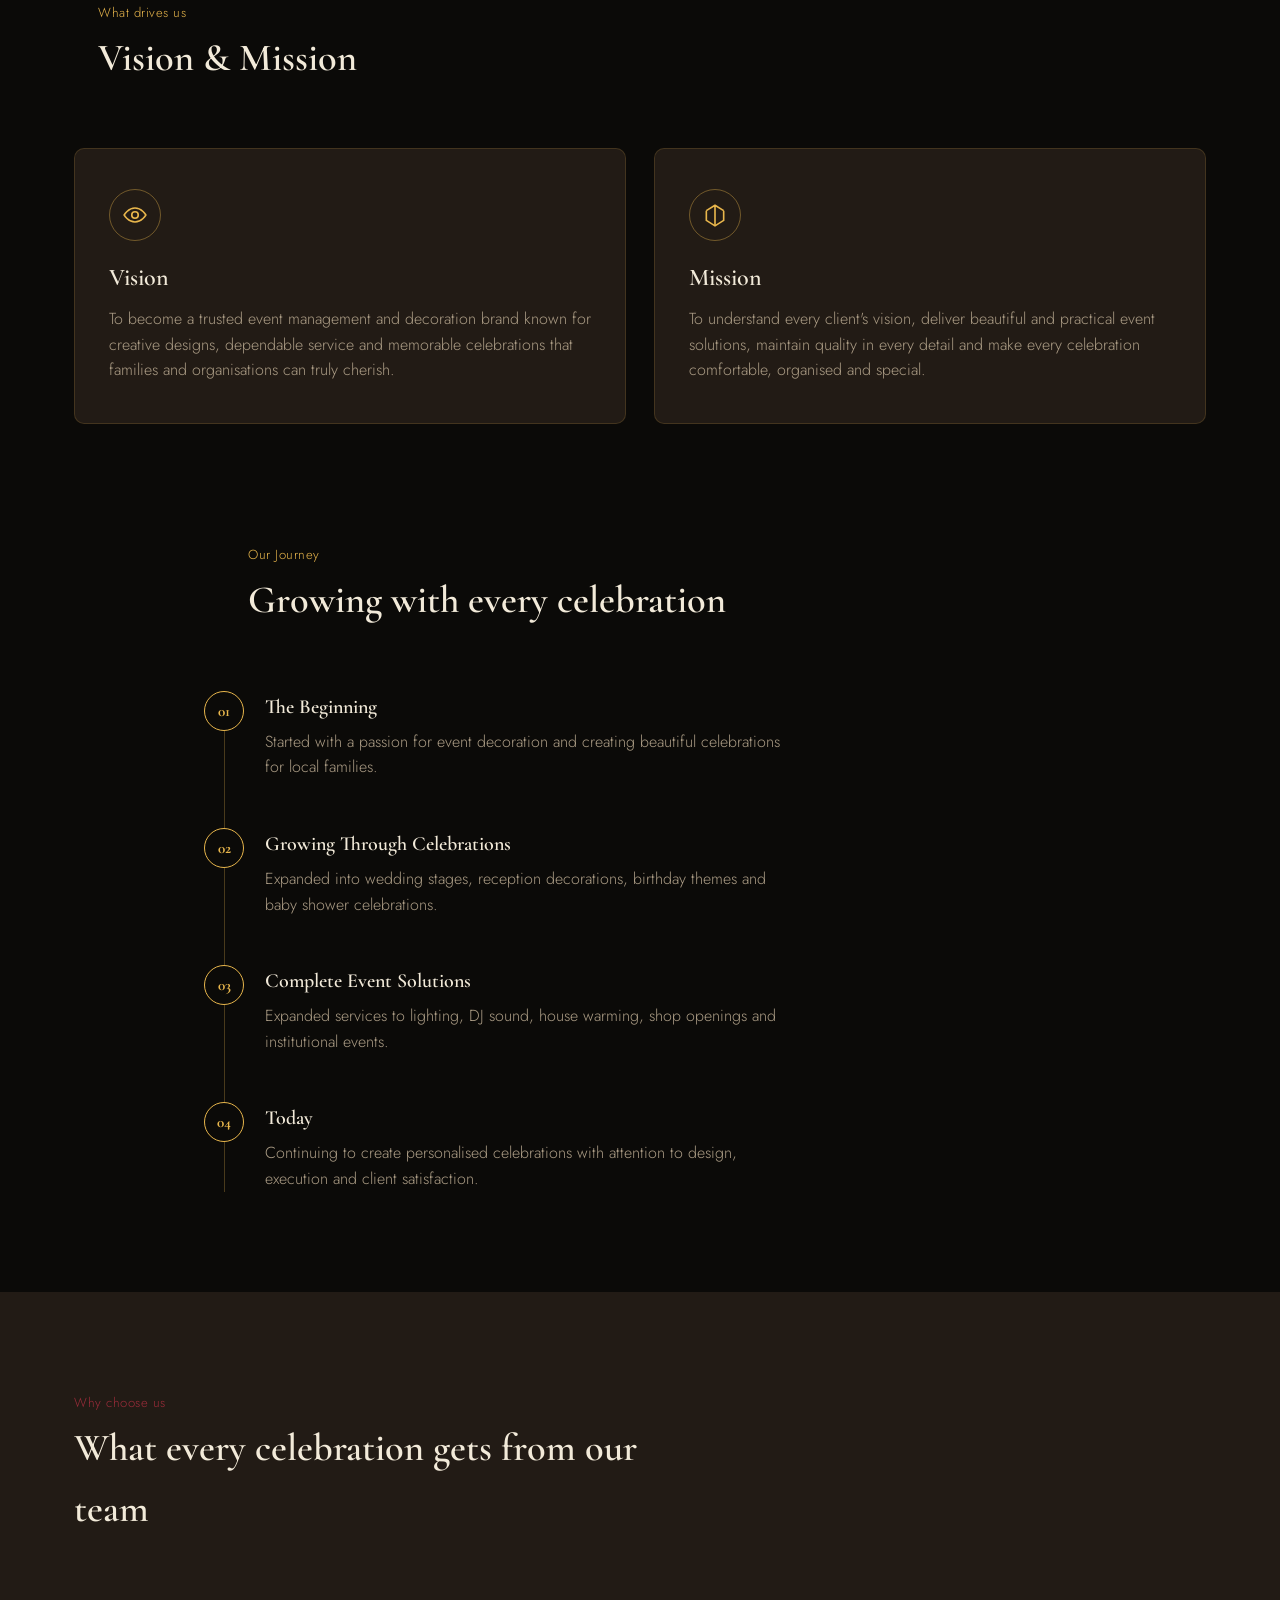
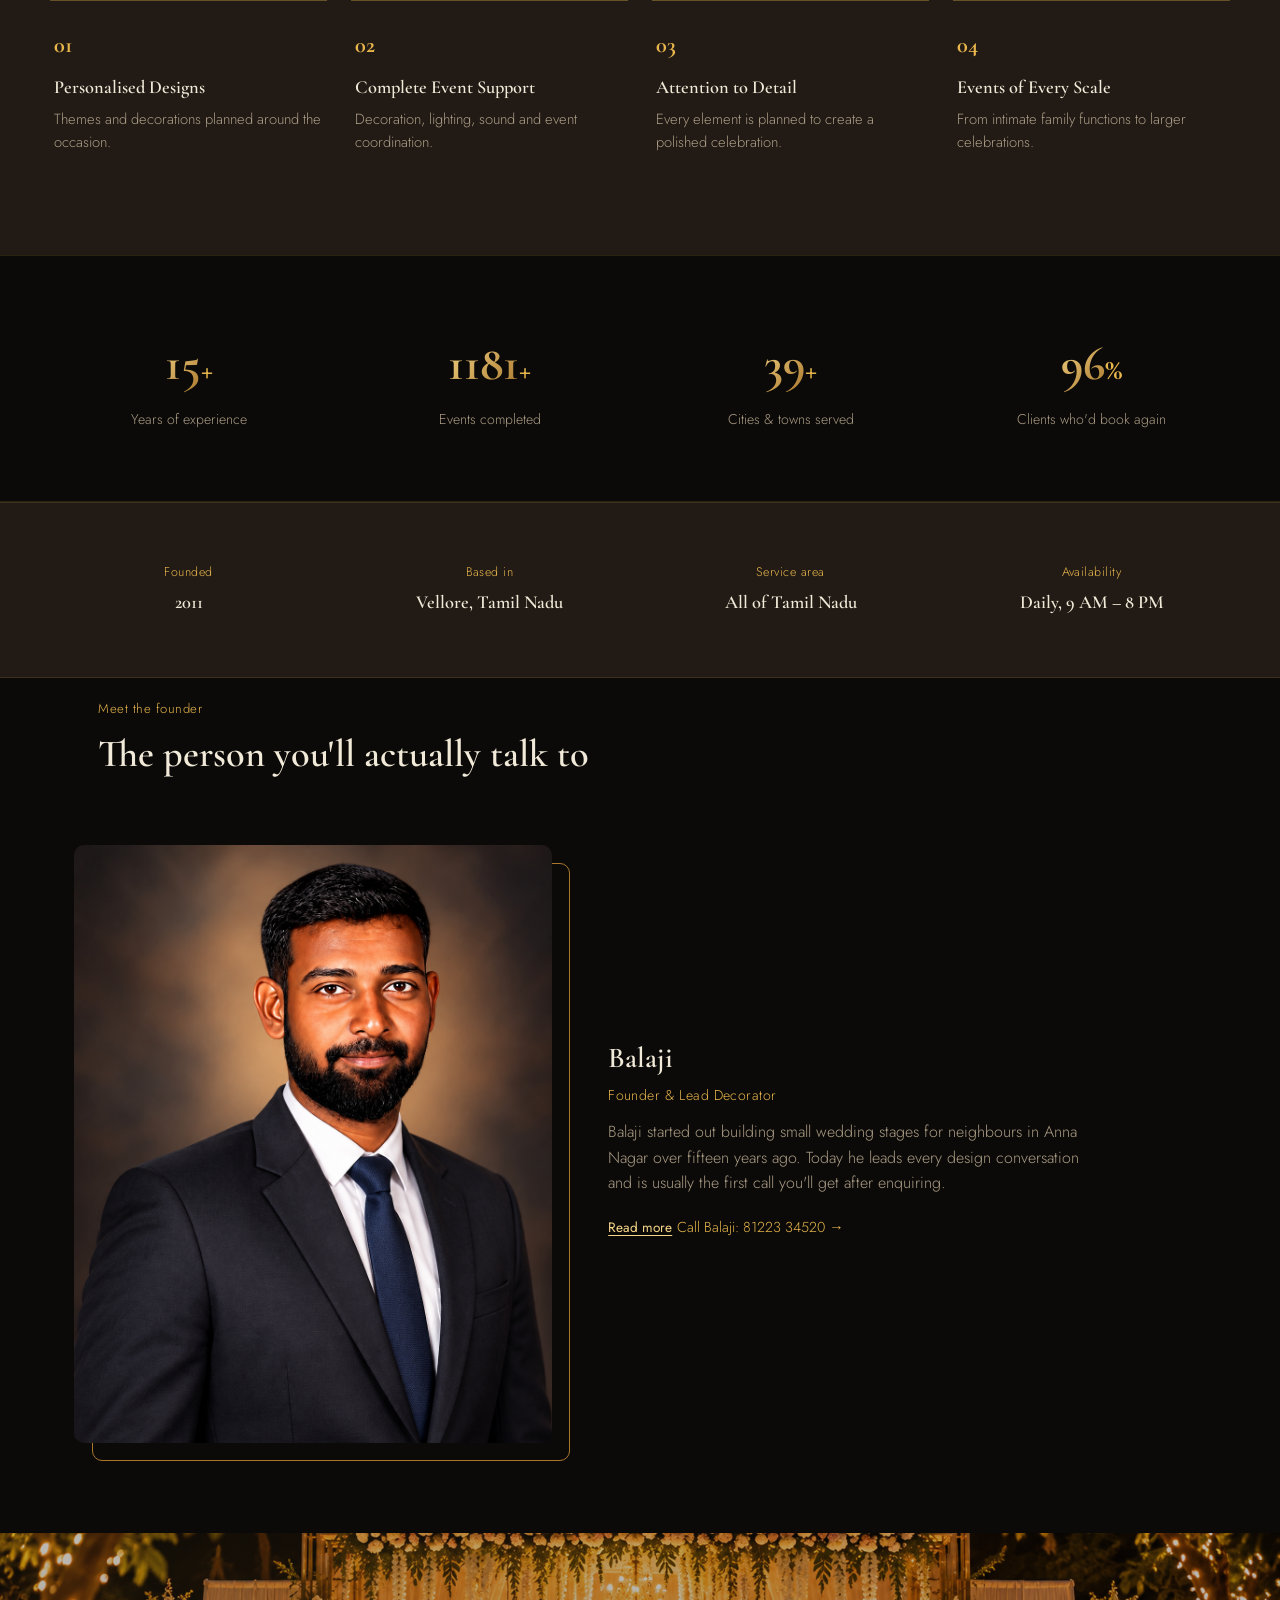
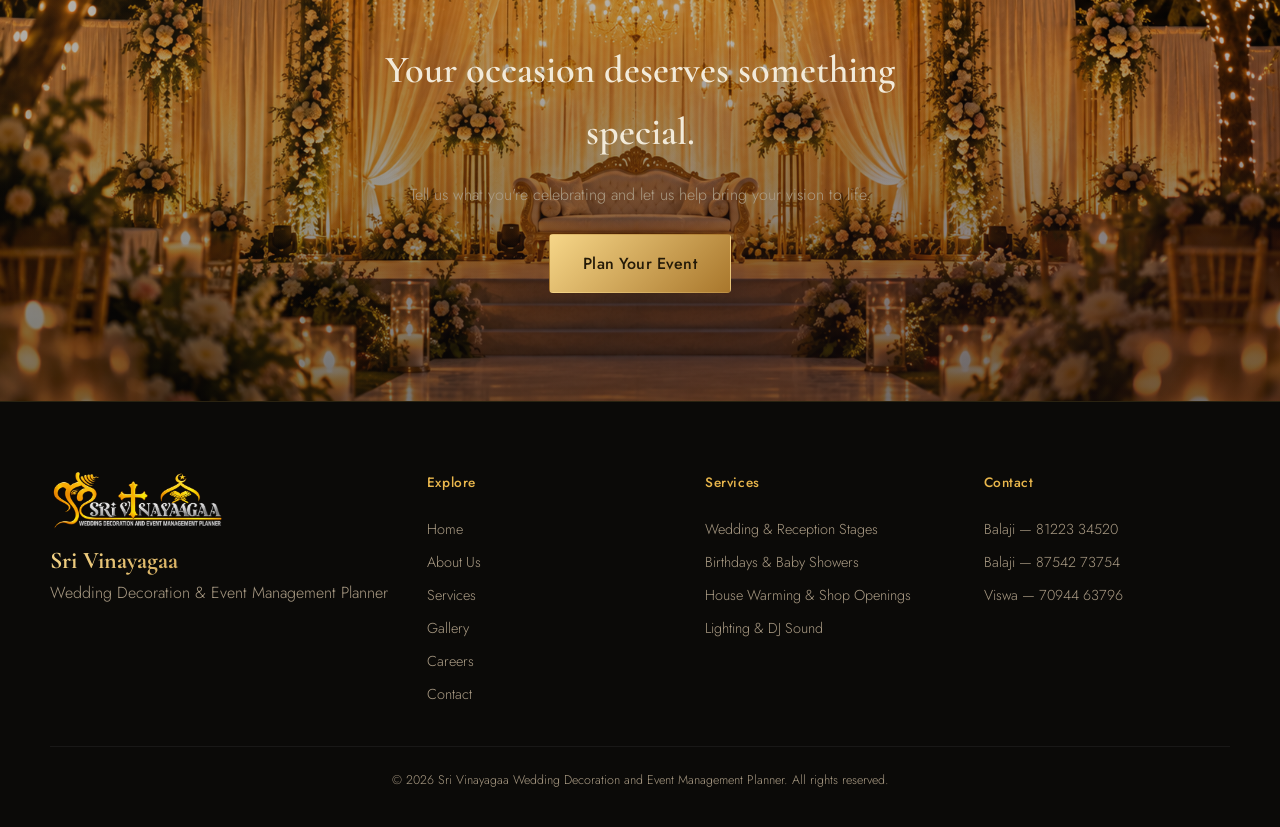
<file: about.html>
<!DOCTYPE html>
<html lang="en">
<head>
<meta charset="UTF-8">
<meta name="viewport" content="width=device-width, initial-scale=1.0">
<title>About Us | Sri Vinayagaa Wedding Decoration &amp; Event Management</title>
<meta name="description" content="Meet the team behind Sri Vinayagaa Wedding Decoration and Event Management — wedding stages, birthdays, baby showers, house warming, shop openings and lighting &amp; DJ sound.">
<link rel="preconnect" href="https://fonts.googleapis.com">
<link rel="preconnect" href="https://fonts.gstatic.com" crossorigin>
<link href="https://fonts.googleapis.com/css2?family=Cormorant+Garamond:ital,wght@0,400;0,500;0,600;0,700;1,500&family=Jost:wght@300;400;500;600&display=swap" rel="stylesheet">
<link rel="stylesheet" href="css/style.css">
<link rel="stylesheet" href="css/about.css">
</head>
<body>

<!-- ============ HEADER ============ -->
<header class="site-header" id="siteHeader">
  <div class="header-inner">
    <a href="index.html" class="brand">
      <span class="brand-mark" aria-hidden="true">
        <img src="images/logo.png" alt="">
      </span>
      <span class="brand-text">
        <span class="brand-name">Sri Vinayagaa</span>
        <span class="brand-tag">Wedding Decoration &amp; Event Management</span>
      </span>
    </a>

    <nav class="main-nav" id="mainNav">
      <a href="index.html">Home</a>
      <a href="about.html" class="active">About Us</a>
      <a href="services.html">Services</a>
      <a href="gallery.html">Gallery</a>
      <a href="careers.html">Careers</a>
      <a href="contact.html">Contact</a>
    </nav>

    <div class="header-actions">
      <button class="btn btn-gold" id="bookEventBtn">Book an Event</button>
      <button class="nav-toggle" id="navToggle" aria-label="Toggle menu" aria-expanded="false">
        <span></span><span></span><span></span>
      </button>
    </div>
  </div>
</header>

<!-- ============ ABOUT HERO ============ -->
<section class="hero about-hero" id="about-hero">
  <img src="images/about-hero.png" alt="" class="hero-bg">
  <div class="hero-grain" aria-hidden="true"></div>
  <div class="hero-content" data-reveal>
    <p class="hero-eyebrow">About Sri Vinayagaa</p>
    <h1 class="hero-title">We don't just decorate events.<br>We create <em>memories.</em></h1>
    <p class="hero-sub">From beautiful wedding stages to intimate family celebrations, Sri Vinayagaa brings creativity, care and complete event support to every occasion.</p>
  </div>
</section>

<!-- ============ OUR STORY ============ -->
<section class="story" id="story">
  <div class="story-media" data-reveal>
    <img src="images/about-story.png" alt="Sri Vinayagaa team preparing an event decoration setup" loading="lazy">
  </div>
  <div class="story-content" data-reveal>
    <p class="section-kicker">Our Story</p>
    <h2>A passion for celebrations, built around people</h2>
    <p>Sri Vinayagaa focuses on wedding decoration and complete event management — bringing the same care and attention to every celebration, large or small. Our work spans wedding and reception stages, birthday parties and baby showers, house warming ceremonies and new shop openings, along with school and college functions, meetings and ceremonies.</p>
    <p>We also handle lighting and DJ sound as part of a complete event setup, so families and organisations can rely on one team from planning through to the final light switched off. Every event is treated as personal — we listen first, then design around what matters to you.</p>
  </div>
</section>

<!-- ============ VISION & MISSION ============ -->
<section class="vm" id="vision-mission">
  <div class="section-head">
    <p class="section-kicker">What drives us</p>
    <h2>Vision &amp; Mission</h2>
  </div>
  <div class="vm-grid">
    <article class="vm-card" data-reveal>
      <span class="vm-icon" aria-hidden="true">
        <svg width="26" height="26" viewBox="0 0 24 24" fill="none"><path d="M2 12s3.6-6.5 10-6.5S22 12 22 12s-3.6 6.5-10 6.5S2 12 2 12Z" stroke="currentColor" stroke-width="1.5"/><circle cx="12" cy="12" r="3" stroke="currentColor" stroke-width="1.5"/></svg>
      </span>
      <h3>Vision</h3>
      <p>To become a trusted event management and decoration brand known for creative designs, dependable service and memorable celebrations that families and organisations can truly cherish.</p>
    </article>
    <article class="vm-card" data-reveal>
      <span class="vm-icon" aria-hidden="true">
        <svg width="26" height="26" viewBox="0 0 24 24" fill="none"><path d="M12 3v18M4 8l8-5 8 5M4 8v9l8 5 8-5V8" stroke="currentColor" stroke-width="1.5" stroke-linejoin="round"/></svg>
      </span>
      <h3>Mission</h3>
      <p>To understand every client's vision, deliver beautiful and practical event solutions, maintain quality in every detail and make every celebration comfortable, organised and special.</p>
    </article>
  </div>
</section>

<!-- ============ OUR JOURNEY ============ -->
<section class="journey" id="journey">
  <div class="section-head">
    <p class="section-kicker">Our Journey</p>
    <h2>Growing with every celebration</h2>
  </div>
  <ol class="journey-timeline">
    <li data-reveal>
      <span class="journey-num">01</span>
      <div>
        <h3>The Beginning</h3>
        <p>Started with a passion for event decoration and creating beautiful celebrations for local families.</p>
      </div>
    </li>
    <li data-reveal>
      <span class="journey-num">02</span>
      <div>
        <h3>Growing Through Celebrations</h3>
        <p>Expanded into wedding stages, reception decorations, birthday themes and baby shower celebrations.</p>
      </div>
    </li>
    <li data-reveal>
      <span class="journey-num">03</span>
      <div>
        <h3>Complete Event Solutions</h3>
        <p>Expanded services to lighting, DJ sound, house warming, shop openings and institutional events.</p>
      </div>
    </li>
    <li data-reveal>
      <span class="journey-num">04</span>
      <div>
        <h3>Today</h3>
        <p>Continuing to create personalised celebrations with attention to design, execution and client satisfaction.</p>
      </div>
    </li>
  </ol>
</section>

<!-- ============ WHY CHOOSE US ============ -->
<section class="about-why" id="about-why">
  <div class="section-head section-head--light">
    <p class="section-kicker">Why choose us</p>
    <h2>What every celebration gets from our team</h2>
  </div>
  <div class="about-why-grid">
    <article class="about-why-card" data-reveal>
      <span class="about-why-num">01</span>
      <h3>Personalised Designs</h3>
      <p>Themes and decorations planned around the occasion.</p>
    </article>
    <article class="about-why-card" data-reveal>
      <span class="about-why-num">02</span>
      <h3>Complete Event Support</h3>
      <p>Decoration, lighting, sound and event coordination.</p>
    </article>
    <article class="about-why-card" data-reveal>
      <span class="about-why-num">03</span>
      <h3>Attention to Detail</h3>
      <p>Every element is planned to create a polished celebration.</p>
    </article>
    <article class="about-why-card" data-reveal>
      <span class="about-why-num">04</span>
      <h3>Events of Every Scale</h3>
      <p>From intimate family functions to larger celebrations.</p>
    </article>
  </div>
</section>

<!-- ============ STATS ============ -->
<section class="stats" id="about-stats">
  <div class="stats-grid">
    <div class="stat">
      <span class="stat-num" data-count="15">0</span><span class="stat-suffix">+</span>
      <p>Years of experience</p>
    </div>
    <div class="stat">
      <span class="stat-num" data-count="1200">0</span><span class="stat-suffix">+</span>
      <p>Events completed</p>
    </div>
    <div class="stat">
      <span class="stat-num" data-count="40">0</span><span class="stat-suffix">+</span>
      <p>Cities &amp; towns served</p>
    </div>
    <div class="stat">
      <span class="stat-num" data-count="98">0</span><span class="stat-suffix">%</span>
      <p>Clients who'd book again</p>
    </div>
  </div>
</section>

<!-- ============ QUICK FACTS ============ -->
<section class="quick-facts" id="quick-facts">
  <div class="qf-grid">
    <div class="qf-item">
      <span class="qf-label">Founded</span>
      <span class="qf-value">2011</span>
    </div>
    <div class="qf-item">
      <span class="qf-label">Based in</span>
      <span class="qf-value">Vellore, Tamil Nadu</span>
    </div>
    <div class="qf-item">
      <span class="qf-label">Service area</span>
      <span class="qf-value">All of Tamil Nadu</span>
    </div>
    <div class="qf-item">
      <span class="qf-label">Availability</span>
      <span class="qf-value">Daily, 9 AM – 8 PM</span>
    </div>
  </div>
</section>

<!-- ============ FOUNDER ============ -->
<section class="founders" id="founders">
  <div class="section-head">
    <p class="section-kicker">Meet the founder</p>
    <h2>The person you'll actually talk to</h2>
  </div>

  <div class="founder-single">
    <div class="founder-photo">
      <img src="images/founder-balaji.jpg" alt="Balaji, Founder of Sri Vinayagaa" loading="lazy">
      <div class="founder-photo-frame"></div>
    </div>
    <div class="founder-content">
      <h3>Balaji</h3>
      <p class="founder-role">Founder &amp; Lead Decorator</p>
      <p class="founder-bio">
        Balaji started out building small wedding stages for neighbours in Anna Nagar over fifteen years ago.
        Today he leads every design conversation and is usually the first call you'll get after enquiring.
        <span class="founder-bio-more"> He personally visits larger venues before quoting, and has a habit of showing up to check on a setup even after handing it off to the crew — old habits from the early days when it was just him and one helper.</span>
      </p>
      <button class="founder-toggle" data-state="closed">Read more</button>
      <a href="tel:8122334520" class="panel-link">Call Balaji: 81223 34520 →</a>
    </div>
  </div>
</section>

<!-- ============ ABOUT CTA ============ -->
<section class="about-cta">
  <img src="images/about-cta.png" alt="" class="about-cta-bg">
  <div class="hero-grain" aria-hidden="true"></div>
  <div class="about-cta-content" data-reveal>
    <h2>Your occasion deserves something special.</h2>
    <p>Tell us what you're celebrating and let us help bring your vision to life.</p>
    <a href="contact.html" class="btn btn-gold btn-lg">Plan Your Event</a>
  </div>
</section>

<!-- ============ FOOTER ============ -->
<footer class="site-footer">
  <div class="footer-top">
    <div class="footer-brand">
      <img src="images/logo.png" alt="Sri Vinayagaa logo" class="footer-logo">
      <span class="brand-name">Sri Vinayagaa</span>
      <p>Wedding Decoration &amp; Event Management Planner</p>
    </div>
    <div class="footer-col">
      <h4>Explore</h4>
      <a href="index.html">Home</a>
      <a href="about.html">About Us</a>
      <a href="services.html">Services</a>
      <a href="gallery.html">Gallery</a>
      <a href="careers.html">Careers</a>
      <a href="contact.html">Contact</a>
    </div>
    <div class="footer-col">
      <h4>Services</h4>
      <a href="services.html#stages">Wedding &amp; Reception Stages</a>
      <a href="services.html#celebrations">Birthdays &amp; Baby Showers</a>
      <a href="services.html#corporate">House Warming &amp; Shop Openings</a>
      <a href="services.html#lighting">Lighting &amp; DJ Sound</a>
    </div>
    <div class="footer-col">
      <h4>Contact</h4>
      <a href="tel:8122334520">Balaji — 81223 34520</a>
      <a href="tel:8754273754">Balaji — 87542 73754</a>
      <a href="tel:7094463796">Viswa — 70944 63796</a>
    </div>
  </div>
  <div class="footer-bottom">
    <p>© <span id="year"></span> Sri Vinayagaa Wedding Decoration and Event Management Planner. All rights reserved.</p>
  </div>
</footer>

<!-- ============ BOOK AN EVENT MODAL ============ -->
<div class="modal-overlay" id="bookModal">
  <div class="modal-box" role="dialog" aria-modal="true" aria-labelledby="modalTitle">
    <button class="modal-close" id="modalClose" aria-label="Close">×</button>
    <h3 id="modalTitle">Book an Event</h3>
    <p class="modal-sub">Share a few details and we'll call you back to confirm availability.</p>
    <form id="bookForm">
      <label>Your Name
        <input type="text" name="name" required placeholder="e.g. Priya Arun">
      </label>
      <label>Phone Number
        <input type="tel" name="phone" required pattern="[0-9]{10}" placeholder="10-digit mobile number">
      </label>
      <label>Event Type
        <select name="eventType" required>
          <option value="">Select an event</option>
          <option>Wedding / Reception Stage</option>
          <option>Birthday Party</option>
          <option>Baby Shower</option>
          <option>House Warming</option>
          <option>Shop Opening</option>
          <option>School / College / Corporate Event</option>
          <option>Lighting &amp; DJ Sound Only</option>
        </select>
      </label>
      <label>Event Date
        <input type="date" name="eventDate" required>
      </label>
      <label>Message (optional)
        <textarea name="message" rows="3" placeholder="Tell us about the theme, venue or guest count"></textarea>
      </label>
      <button type="submit" class="btn btn-gold btn-lg">Send Enquiry</button>
    </form>
    <div class="modal-success" id="modalSuccess">
      <p>Thank you! We've received your enquiry and will call you shortly to confirm the details.</p>
      <button class="btn btn-outline" id="modalSuccessClose">Close</button>
    </div>
  </div>
</div>

<script src="js/script.js"></script>
<script src="js/about.js"></script>
</body>
</html>
</file>
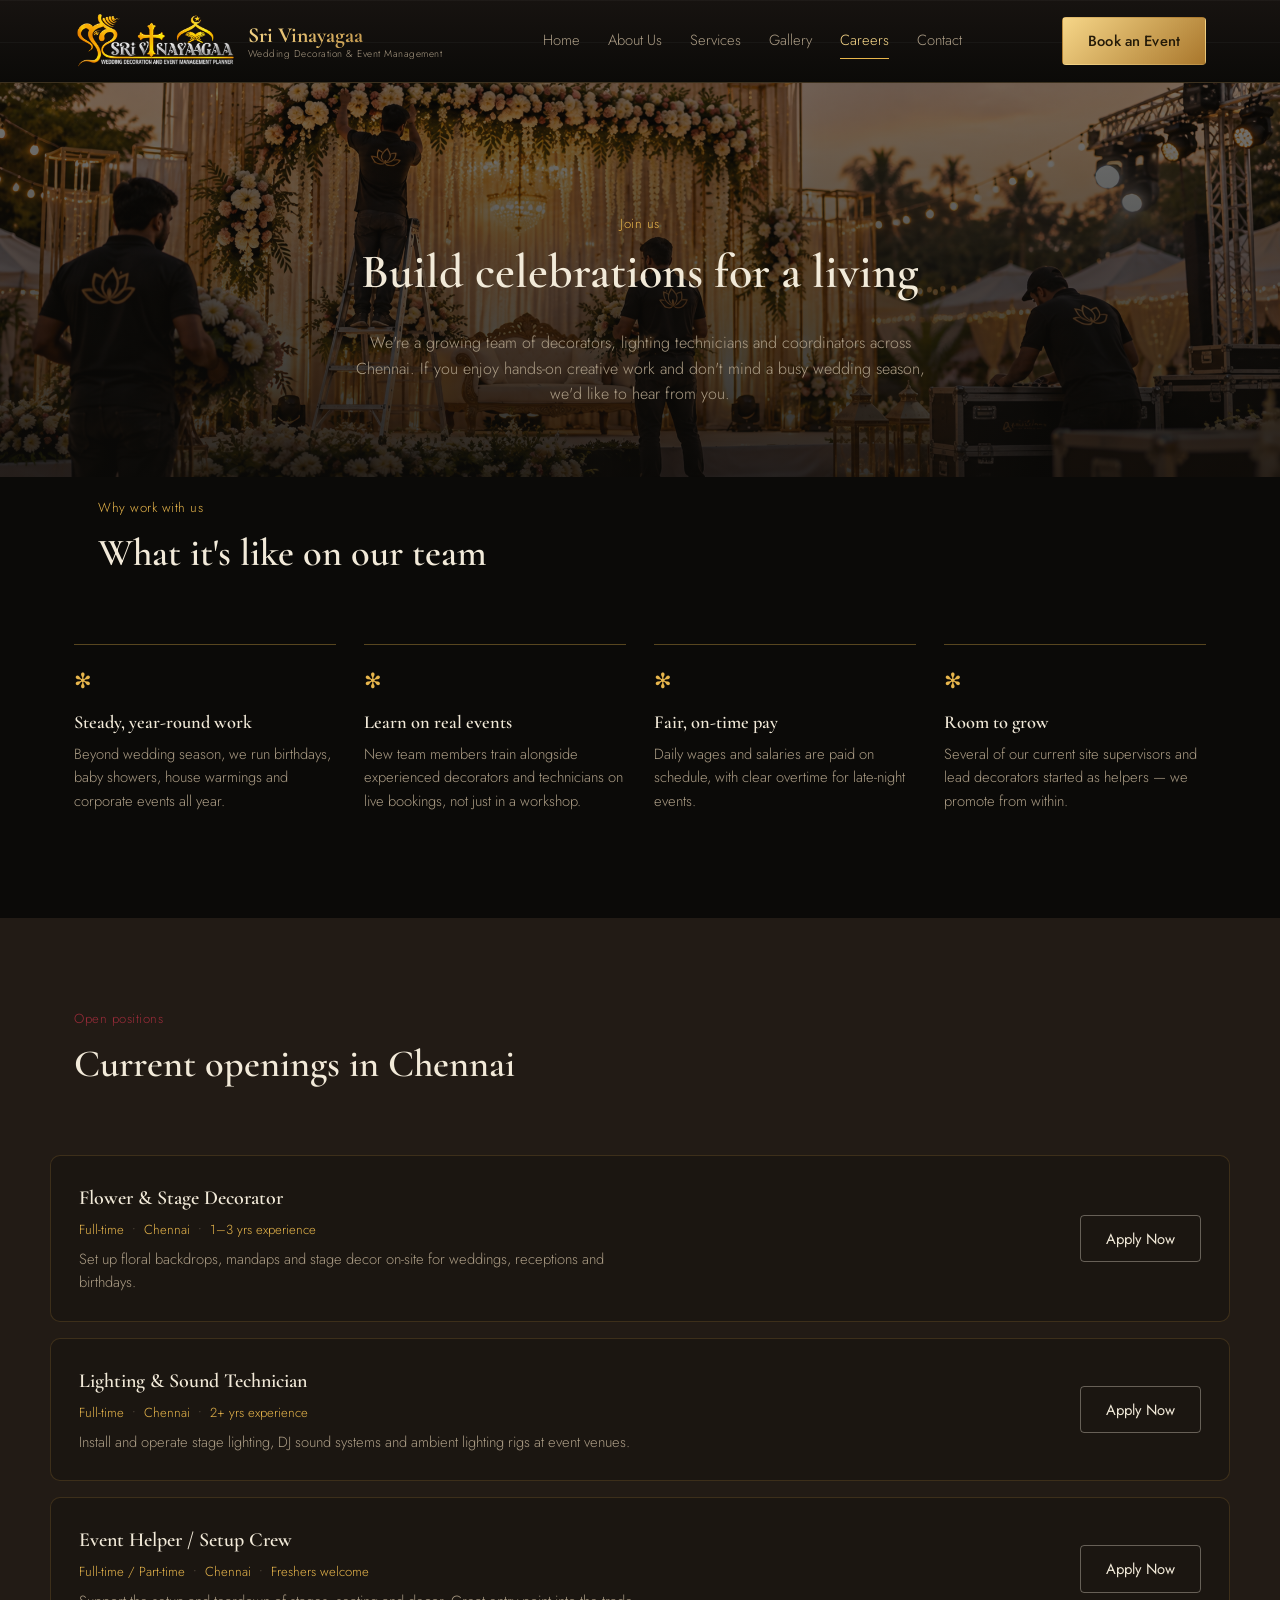
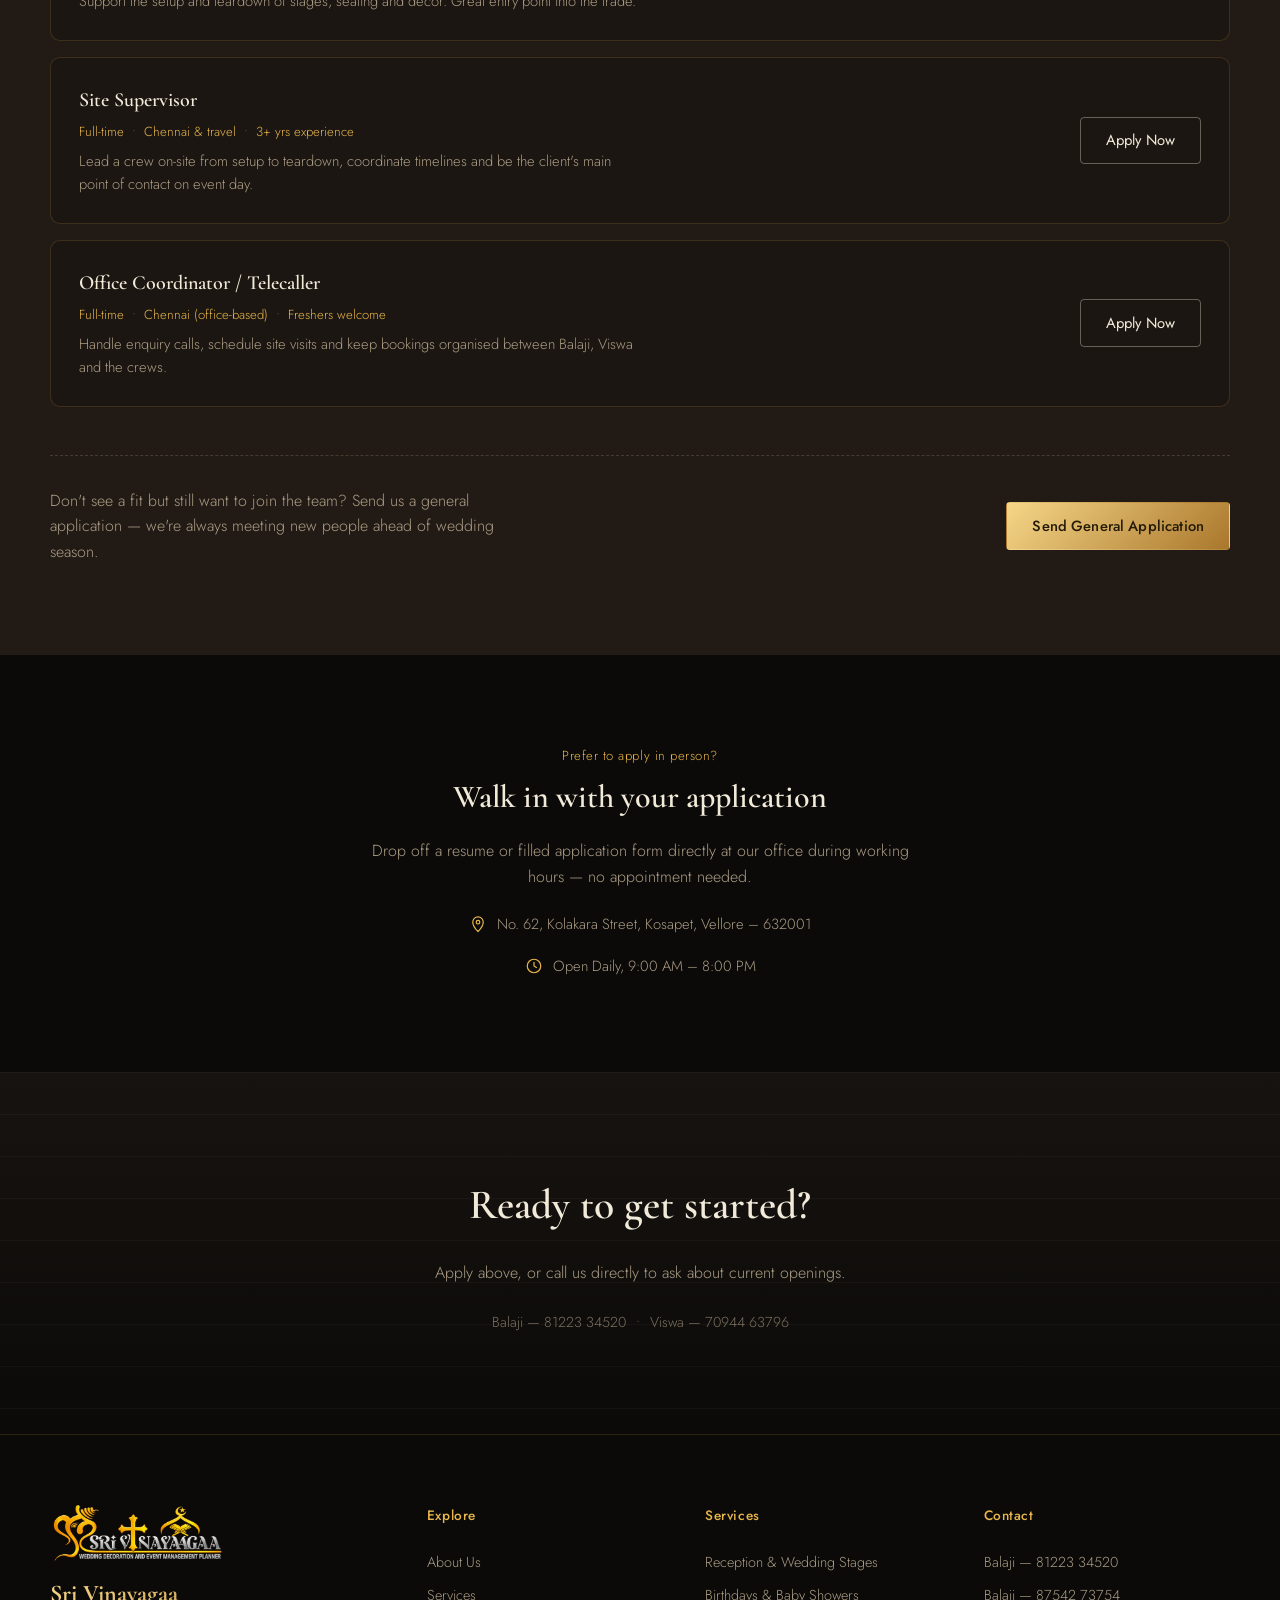
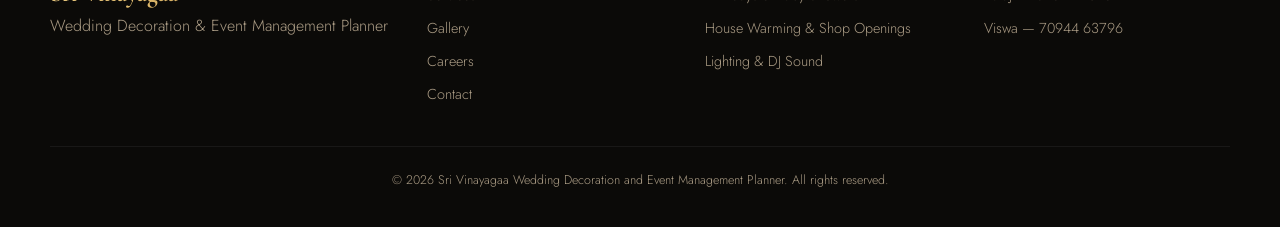
<file: careers.html>
<!DOCTYPE html>
<html lang="en">
<head>
<meta charset="UTF-8">
<meta name="viewport" content="width=device-width, initial-scale=1.0">
<title>Careers | Sri Vinayagaa</title>
<meta name="description" content="Join the Sri Vinayagaa Wedding Decoration and Event Management team — open positions for decorators, lighting and sound technicians, coordinators and more.">
<link rel="preconnect" href="https://fonts.googleapis.com">
<link rel="preconnect" href="https://fonts.gstatic.com" crossorigin>
<link href="https://fonts.googleapis.com/css2?family=Cormorant+Garamond:ital,wght@0,400;0,500;0,600;0,700;1,500&family=Jost:wght@300;400;500;600&display=swap" rel="stylesheet">
<link rel="stylesheet" href="css/style.css">
<link rel="stylesheet" href="css/careers.css">
</head>
<body>

<!-- ============ HEADER ============ -->
<header class="site-header" id="siteHeader">
  <div class="header-inner">
    <a href="index.html" class="brand">
      <span class="brand-mark" aria-hidden="true">
        <img src="images/logo.png" alt="">
      </span>
      <span class="brand-text">
        <span class="brand-name">Sri Vinayagaa</span>
        <span class="brand-tag">Wedding Decoration &amp; Event Management</span>
      </span>
    </a>

    <nav class="main-nav" id="mainNav">
      <a href="index.html">Home</a>
      <a href="about.html">About Us</a>
      <a href="services.html">Services</a>
      <a href="gallery.html">Gallery</a>
      <a href="careers.html" class="active">Careers</a>
      <a href="contact.html">Contact</a>
    </nav>

    <div class="header-actions">
      <button class="btn btn-gold" id="bookEventBtn">Book an Event</button>
      <button class="nav-toggle" id="navToggle" aria-label="Toggle menu" aria-expanded="false">
        <span></span><span></span><span></span>
      </button>
    </div>
  </div>
</header>

<!-- ============ PAGE INTRO ============ -->
<section class="page-hero">
  <img src="images/careers-banner.jpg" alt="" class="page-hero-bg">
  <div class="page-hero-grain" aria-hidden="true"></div>
  <div class="page-hero-content">
    <p class="section-kicker">Join us</p>
    <h1>Build celebrations for a living</h1>
    <p>We're a growing team of decorators, lighting technicians and coordinators across Chennai. If you enjoy hands-on creative work and don't mind a busy wedding season, we'd like to hear from you.</p>
  </div>
</section>

<!-- ============ WHY WORK WITH US ============ -->
<section class="perks">
  <div class="section-head">
    <p class="section-kicker">Why work with us</p>
    <h2>What it's like on our team</h2>
  </div>
  <div class="perks-grid">
    <div class="perk">
      <span aria-hidden="true">✻</span>
      <h3>Steady, year-round work</h3>
      <p>Beyond wedding season, we run birthdays, baby showers, house warmings and corporate events all year.</p>
    </div>
    <div class="perk">
      <span aria-hidden="true">✻</span>
      <h3>Learn on real events</h3>
      <p>New team members train alongside experienced decorators and technicians on live bookings, not just in a workshop.</p>
    </div>
    <div class="perk">
      <span aria-hidden="true">✻</span>
      <h3>Fair, on-time pay</h3>
      <p>Daily wages and salaries are paid on schedule, with clear overtime for late-night events.</p>
    </div>
    <div class="perk">
      <span aria-hidden="true">✻</span>
      <h3>Room to grow</h3>
      <p>Several of our current site supervisors and lead decorators started as helpers — we promote from within.</p>
    </div>
  </div>
</section>

<!-- ============ OPEN POSITIONS ============ -->
<section class="openings" id="openings">
  <div class="section-head section-head--light">
    <p class="section-kicker">Open positions</p>
    <h2>Current openings in Chennai</h2>
  </div>

  <div class="job-list">
    <article class="job-card">
      <div class="job-info">
        <h3>Flower &amp; Stage Decorator</h3>
        <div class="job-meta">
          <span>Full-time</span><span class="sep">•</span><span>Chennai</span><span class="sep">•</span><span>1–3 yrs experience</span>
        </div>
        <p>Set up floral backdrops, mandaps and stage decor on-site for weddings, receptions and birthdays.</p>
      </div>
      <button class="btn btn-outline apply-btn" data-role="Flower & Stage Decorator">Apply Now</button>
    </article>

    <article class="job-card">
      <div class="job-info">
        <h3>Lighting &amp; Sound Technician</h3>
        <div class="job-meta">
          <span>Full-time</span><span class="sep">•</span><span>Chennai</span><span class="sep">•</span><span>2+ yrs experience</span>
        </div>
        <p>Install and operate stage lighting, DJ sound systems and ambient lighting rigs at event venues.</p>
      </div>
      <button class="btn btn-outline apply-btn" data-role="Lighting & Sound Technician">Apply Now</button>
    </article>

    <article class="job-card">
      <div class="job-info">
        <h3>Event Helper / Setup Crew</h3>
        <div class="job-meta">
          <span>Full-time / Part-time</span><span class="sep">•</span><span>Chennai</span><span class="sep">•</span><span>Freshers welcome</span>
        </div>
        <p>Support the setup and teardown of stages, seating and decor. Great entry point into the trade.</p>
      </div>
      <button class="btn btn-outline apply-btn" data-role="Event Helper / Setup Crew">Apply Now</button>
    </article>

    <article class="job-card">
      <div class="job-info">
        <h3>Site Supervisor</h3>
        <div class="job-meta">
          <span>Full-time</span><span class="sep">•</span><span>Chennai &amp; travel</span><span class="sep">•</span><span>3+ yrs experience</span>
        </div>
        <p>Lead a crew on-site from setup to teardown, coordinate timelines and be the client's main point of contact on event day.</p>
      </div>
      <button class="btn btn-outline apply-btn" data-role="Site Supervisor">Apply Now</button>
    </article>

    <article class="job-card">
      <div class="job-info">
        <h3>Office Coordinator / Telecaller</h3>
        <div class="job-meta">
          <span>Full-time</span><span class="sep">•</span><span>Chennai (office-based)</span><span class="sep">•</span><span>Freshers welcome</span>
        </div>
        <p>Handle enquiry calls, schedule site visits and keep bookings organised between Balaji, Viswa and the crews.</p>
      </div>
      <button class="btn btn-outline apply-btn" data-role="Office Coordinator / Telecaller">Apply Now</button>
    </article>
  </div>

  <div class="openings-note">
    <p>Don't see a fit but still want to join the team? Send us a general application — we're always meeting new people ahead of wedding season.</p>
    <button class="btn btn-gold apply-btn" data-role="General Application">Send General Application</button>
  </div>
</section>

<!-- ============ WALK-IN APPLICATIONS ============ -->
<section class="walkin">
  <div class="walkin-box">
    <p class="section-kicker">Prefer to apply in person?</p>
    <h2>Walk in with your application</h2>
    <p>Drop off a resume or filled application form directly at our office during working hours — no appointment needed.</p>
    <ul class="walkin-details">
      <li>
        <span class="loc-icon" aria-hidden="true">
          <svg width="18" height="18" viewBox="0 0 24 24" fill="none"><path d="M12 22s7-7.2 7-12.5A7 7 0 0 0 5 9.5C5 14.8 12 22 12 22Z" stroke="currentColor" stroke-width="1.6"/><circle cx="12" cy="9.5" r="2.4" stroke="currentColor" stroke-width="1.6"/></svg>
        </span>
        <span>No. 62, Kolakara Street, Kosapet, Vellore – 632001</span>
      </li>
      <li>
        <span class="loc-icon" aria-hidden="true">
          <svg width="18" height="18" viewBox="0 0 24 24" fill="none"><circle cx="12" cy="12" r="9" stroke="currentColor" stroke-width="1.6"/><path d="M12 7v5l3.2 2" stroke="currentColor" stroke-width="1.6" stroke-linecap="round"/></svg>
        </span>
        <span>Open Daily, 9:00 AM – 8:00 PM</span>
      </li>
    </ul>
  </div>
</section>

<!-- ============ FINAL CTA ============ -->
<section class="final-cta">
  <h2>Ready to get started?</h2>
  <p>Apply above, or call us directly to ask about current openings.</p>
  <div class="hero-contacts" style="justify-content:center; display:flex;">
    <a href="tel:8122334520">Balaji — 81223 34520</a>
    <span class="dot">•</span>
    <a href="tel:7094463796">Viswa — 70944 63796</a>
  </div>
</section>

<!-- ============ FOOTER ============ -->
<footer class="site-footer">
  <div class="footer-top">
    <div class="footer-brand">
      <img src="images/logo.png" alt="Sri Vinayagaa logo" class="footer-logo">
      <span class="brand-name">Sri Vinayagaa</span>
      <p>Wedding Decoration &amp; Event Management Planner</p>
    </div>
    <div class="footer-col">
      <h4>Explore</h4>
      <a href="about.html">About Us</a>
      <a href="services.html">Services</a>
      <a href="projects.html">Gallery</a>
      <a href="careers.html">Careers</a>
      <a href="contact.html">Contact</a>
    </div>
    <div class="footer-col">
      <h4>Services</h4>
      <a href="services.html#stages">Reception &amp; Wedding Stages</a>
      <a href="services.html#celebrations">Birthdays &amp; Baby Showers</a>
      <a href="services.html#corporate">House Warming &amp; Shop Openings</a>
      <a href="services.html#lighting">Lighting &amp; DJ Sound</a>
    </div>
    <div class="footer-col">
      <h4>Contact</h4>
      <a href="tel:8122334520">Balaji — 81223 34520</a>
      <a href="tel:8754273754">Balaji — 87542 73754</a>
      <a href="tel:7094463796">Viswa — 70944 63796</a>
    </div>
  </div>
  <div class="footer-bottom">
    <p>© <span id="year"></span> Sri Vinayagaa Wedding Decoration and Event Management Planner. All rights reserved.</p>
  </div>
</footer>

<!-- ============ APPLY MODAL ============ -->
<div class="modal-overlay" id="applyModal">
  <div class="modal-box" role="dialog" aria-modal="true" aria-labelledby="applyModalTitle">
    <button class="modal-close" id="applyModalClose" aria-label="Close">×</button>
    <h3 id="applyModalTitle">Apply Now</h3>
    <p class="modal-sub" id="applyModalSub">Share your details and we'll call you back.</p>
    <form id="applyForm">
      <label>Position
        <input type="text" name="position" id="applyPosition" readonly>
      </label>
      <label>Your Name
        <input type="text" name="name" required placeholder="e.g. Kumar S">
      </label>
      <label>Phone Number
        <input type="tel" name="phone" required pattern="[0-9]{10}" placeholder="10-digit mobile number">
      </label>
      <label>Experience
        <select name="experience" required>
          <option value="">Select experience level</option>
          <option>Fresher</option>
          <option>1–3 years</option>
          <option>3+ years</option>
        </select>
      </label>
      <label>Message (optional)
        <textarea name="message" rows="3" placeholder="Tell us about your experience or availability"></textarea>
      </label>
      <button type="submit" class="btn btn-gold btn-lg">Submit Application</button>
    </form>
    <div class="modal-success" id="applyModalSuccess">
      <p>Thank you for applying! We've received your details and will call you shortly.</p>
      <button class="btn btn-outline" id="applyModalSuccessClose">Close</button>
    </div>
  </div>
</div>

<!-- ============ BOOK AN EVENT MODAL ============ -->
<div class="modal-overlay" id="bookModal">
  <div class="modal-box" role="dialog" aria-modal="true" aria-labelledby="modalTitle">
    <button class="modal-close" id="modalClose" aria-label="Close">×</button>
    <h3 id="modalTitle">Book an Event</h3>
    <p class="modal-sub">Share a few details and we'll call you back to confirm availability.</p>
    <form id="bookForm">
      <label>Your Name
        <input type="text" name="name" required placeholder="e.g. Priya Arun">
      </label>
      <label>Phone Number
        <input type="tel" name="phone" required pattern="[0-9]{10}" placeholder="10-digit mobile number">
      </label>
      <label>Event Type
        <select name="eventType" required>
          <option value="">Select an event</option>
          <option>Wedding / Reception Stage</option>
          <option>Birthday Party</option>
          <option>Baby Shower</option>
          <option>House Warming</option>
          <option>Shop Opening</option>
          <option>School / College / Corporate Event</option>
          <option>Lighting &amp; DJ Sound Only</option>
        </select>
      </label>
      <label>Event Date
        <input type="date" name="eventDate" required>
      </label>
      <label>Message (optional)
        <textarea name="message" rows="3" placeholder="Tell us about the theme, venue or guest count"></textarea>
      </label>
      <button type="submit" class="btn btn-gold btn-lg">Send Enquiry</button>
    </form>
    <div class="modal-success" id="modalSuccess">
      <p>Thank you! We've received your enquiry and will call you shortly to confirm the details.</p>
      <button class="btn btn-outline" id="modalSuccessClose">Close</button>
    </div>
  </div>
</div>

<script src="js/script.js"></script>
<script src="js/careers.js"></script>
</body>
</html>
</file>
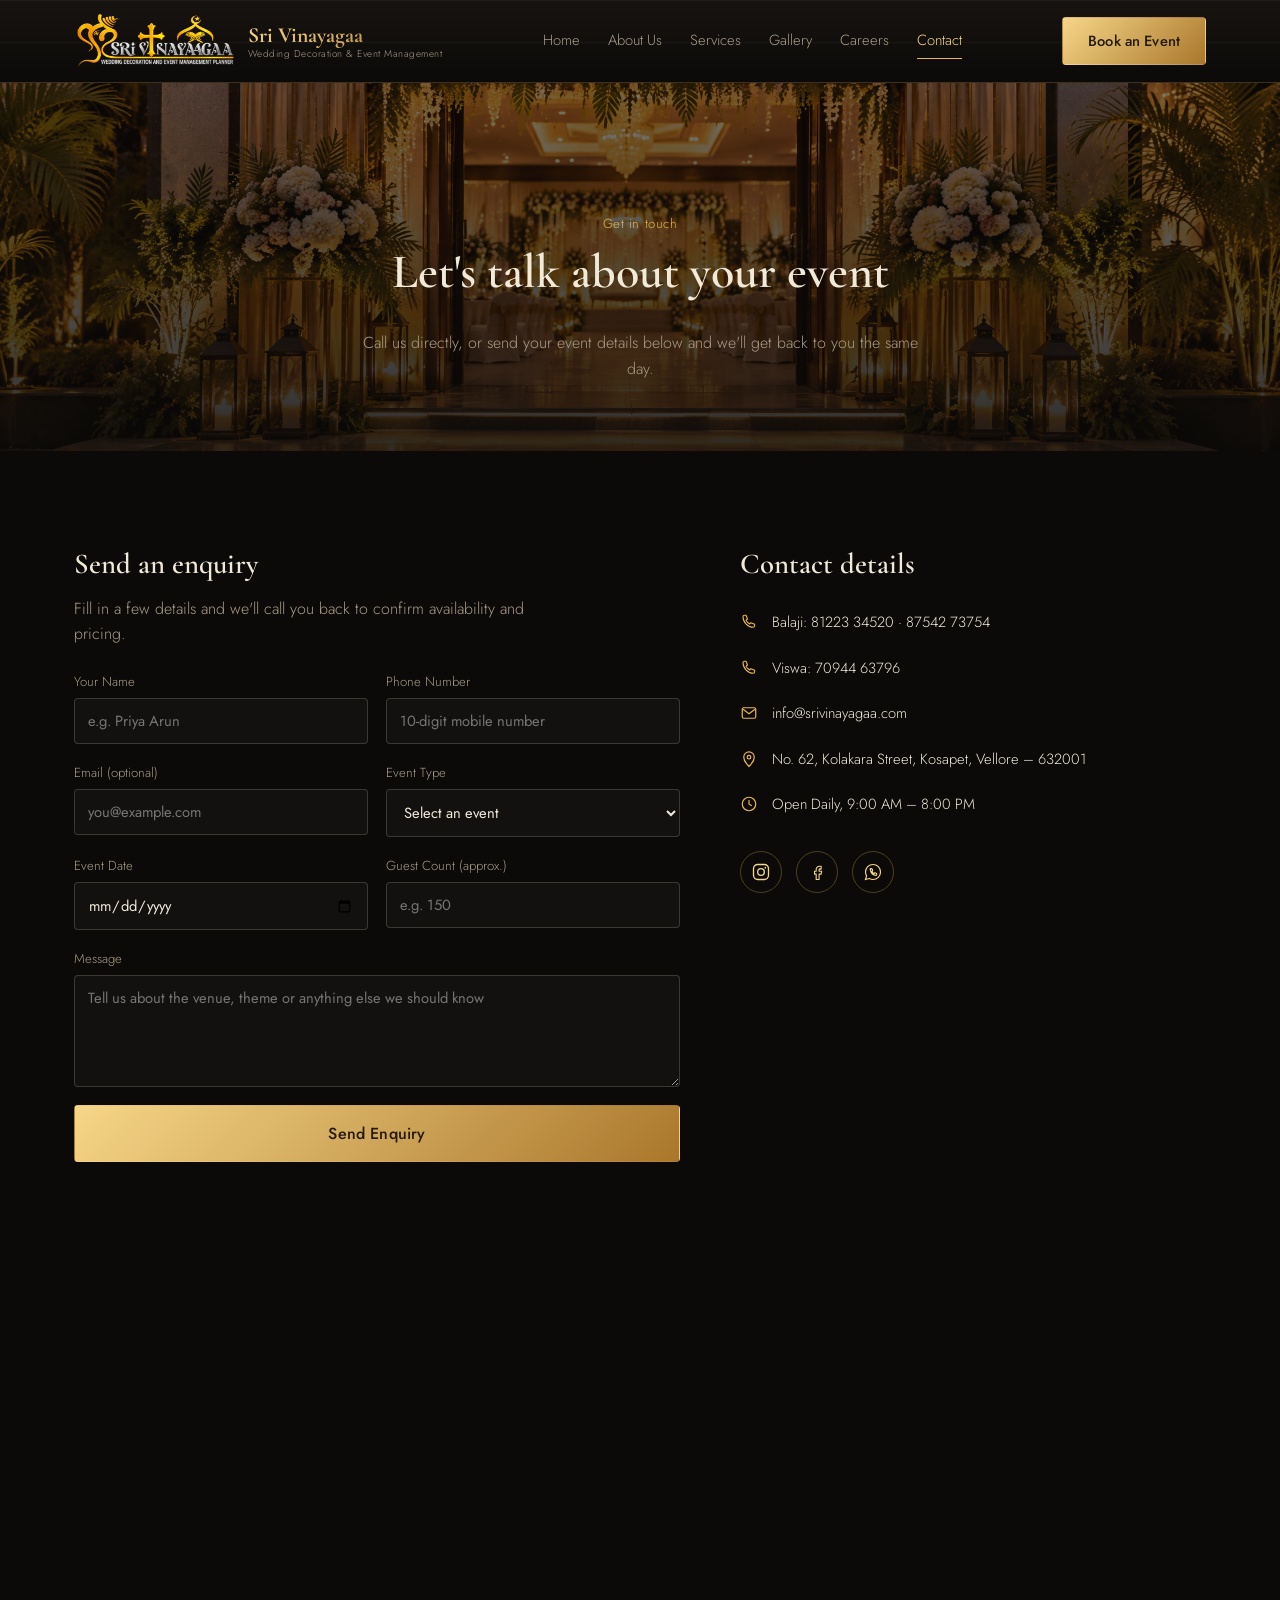
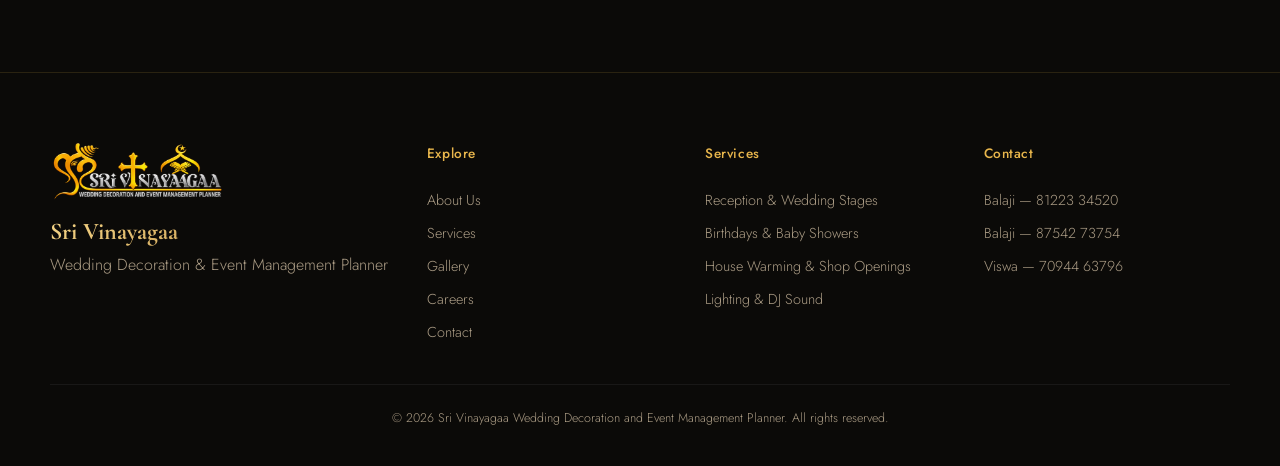
<file: contact.html>
<!DOCTYPE html>
<html lang="en">
<head>
<meta charset="UTF-8">
<meta name="viewport" content="width=device-width, initial-scale=1.0">
<title>Contact Us | Sri Vinayagaa</title>
<meta name="description" content="Get in touch with Sri Vinayagaa Wedding Decoration and Event Management Planner — call, message, or visit our office in Chennai.">
<link rel="preconnect" href="https://fonts.googleapis.com">
<link rel="preconnect" href="https://fonts.gstatic.com" crossorigin>
<link href="https://fonts.googleapis.com/css2?family=Cormorant+Garamond:ital,wght@0,500;0,600;0,700;1,500&family=Jost:wght@300;400;500;600&display=swap" rel="stylesheet">
<link rel="stylesheet" href="css/style.css">
<link rel="stylesheet" href="css/contact.css">
</head>
<body>

<!-- ============ HEADER ============ -->
<header class="site-header" id="siteHeader">
  <div class="header-inner">
    <a href="index.html" class="brand">
      <span class="brand-mark" aria-hidden="true">
        <img src="images/logo.png" alt="">
      </span>
      <span class="brand-text">
        <span class="brand-name">Sri Vinayagaa</span>
        <span class="brand-tag">Wedding Decoration &amp; Event Management</span>
      </span>
    </a>

    <nav class="main-nav" id="mainNav">
      <a href="index.html">Home</a>
      <a href="about.html">About Us</a>
      <a href="services.html">Services</a>
      <a href="gallery.html">Gallery</a>
      <a href="careers.html">Careers</a>
      <a href="contact.html" class="active">Contact</a>
    </nav>

    <div class="header-actions">
      <button class="btn btn-gold" id="bookEventBtn">Book an Event</button>
      <button class="nav-toggle" id="navToggle" aria-label="Toggle menu" aria-expanded="false">
        <span></span><span></span><span></span>
      </button>
    </div>
  </div>
</header>

<!-- ============ PAGE INTRO ============ -->
<section class="page-hero">
  <img src="images/contact-banner.jpg" alt="" class="page-hero-bg">
  <div class="page-hero-grain" aria-hidden="true"></div>
  <div class="page-hero-content">
    <p class="section-kicker">Get in touch</p>
    <h1>Let's talk about your event</h1>
    <p>Call us directly, or send your event details below and we'll get back to you the same day.</p>
  </div>
</section>

<!-- ============ CONTACT FORM + INFO ============ -->
<section class="contact-main">
  <div class="contact-form-wrap">
    <h2>Send an enquiry</h2>
    <p class="contact-form-sub">Fill in a few details and we'll call you back to confirm availability and pricing.</p>

    <form id="contactForm">
      <div class="form-row">
        <label>Your Name
          <input type="text" name="name" required placeholder="e.g. Priya Arun">
        </label>
        <label>Phone Number
          <input type="tel" name="phone" required pattern="[0-9]{10}" placeholder="10-digit mobile number">
        </label>
      </div>
      <div class="form-row">
        <label>Email (optional)
          <input type="email" name="email" placeholder="you@example.com">
        </label>
        <label>Event Type
          <select name="eventType" required>
            <option value="">Select an event</option>
            <option>Wedding / Reception Stage</option>
            <option>Birthday Party</option>
            <option>Baby Shower</option>
            <option>House Warming</option>
            <option>Shop Opening</option>
            <option>School / College / Corporate Event</option>
            <option>Lighting &amp; DJ Sound Only</option>
            <option>Other</option>
          </select>
        </label>
      </div>
      <div class="form-row">
        <label>Event Date
          <input type="date" name="eventDate">
        </label>
        <label>Guest Count (approx.)
          <input type="number" name="guestCount" min="1" placeholder="e.g. 150">
        </label>
      </div>
      <label class="full">Message
        <textarea name="message" rows="4" placeholder="Tell us about the venue, theme or anything else we should know"></textarea>
      </label>
      <button type="submit" class="btn btn-gold btn-lg">Send Enquiry</button>
    </form>

    <div class="contact-form-success" id="contactSuccess">
      <p>Thank you! Your enquiry has been received — Balaji or Viswa will call you back shortly.</p>
      <button class="btn btn-outline" id="contactSuccessReset">Send Another Enquiry</button>
    </div>
  </div>

  <div class="contact-info">
    <h2>Contact details</h2>
    <ul class="contact-info-list">
      <li>
        <span class="loc-icon" aria-hidden="true">
          <svg width="18" height="18" viewBox="0 0 24 24" fill="none"><path d="M4 5c0-1 1-2 2-2h2l2 5-2 1.5c1 2.3 2.7 4 5 5L14.5 13l5 2v2c0 1-1 2-2 2C10.6 19 4 12.4 4 5Z" stroke="currentColor" stroke-width="1.5" stroke-linejoin="round"/></svg>
        </span>
        <span><a href="tel:8122334520">Balaji: 81223 34520</a> · <a href="tel:8754273754">87542 73754</a></span>
      </li>
      <li>
        <span class="loc-icon" aria-hidden="true">
          <svg width="18" height="18" viewBox="0 0 24 24" fill="none"><path d="M4 5c0-1 1-2 2-2h2l2 5-2 1.5c1 2.3 2.7 4 5 5L14.5 13l5 2v2c0 1-1 2-2 2C10.6 19 4 12.4 4 5Z" stroke="currentColor" stroke-width="1.5" stroke-linejoin="round"/></svg>
        </span>
        <span><a href="tel:7094463796">Viswa: 70944 63796</a></span>
      </li>
      <li>
        <span class="loc-icon" aria-hidden="true">
          <svg width="18" height="18" viewBox="0 0 24 24" fill="none"><rect x="3" y="5" width="18" height="14" rx="2" stroke="currentColor" stroke-width="1.6"/><path d="m4 7 8 6 8-6" stroke="currentColor" stroke-width="1.6"/></svg>
        </span>
        <span><a href="mailto:info@srivinayagaa.com">info@srivinayagaa.com</a> <em></em></span>
      </li>
      <li>
        <span class="loc-icon" aria-hidden="true">
          <svg width="18" height="18" viewBox="0 0 24 24" fill="none"><path d="M12 22s7-7.2 7-12.5A7 7 0 0 0 5 9.5C5 14.8 12 22 12 22Z" stroke="currentColor" stroke-width="1.6"/><circle cx="12" cy="9.5" r="2.4" stroke="currentColor" stroke-width="1.6"/></svg>
        </span>
        <span>No. 62, Kolakara Street, Kosapet, Vellore – 632001</span>
      </li>
      <li>
        <span class="loc-icon" aria-hidden="true">
          <svg width="18" height="18" viewBox="0 0 24 24" fill="none"><circle cx="12" cy="12" r="9" stroke="currentColor" stroke-width="1.6"/><path d="M12 7v5l3.2 2" stroke="currentColor" stroke-width="1.6" stroke-linecap="round"/></svg>
        </span>
        <span>Open Daily, 9:00 AM – 8:00 PM</span>
      </li>
    </ul>

    <div class="contact-social">
      <a href="#" aria-label="Instagram">
        <svg width="20" height="20" viewBox="0 0 24 24" fill="none"><rect x="3" y="3" width="18" height="18" rx="5" stroke="currentColor" stroke-width="1.6"/><circle cx="12" cy="12" r="4" stroke="currentColor" stroke-width="1.6"/><circle cx="17.2" cy="6.8" r="1" fill="currentColor"/></svg>
      </a>
      <a href="#" aria-label="Facebook">
        <svg width="20" height="20" viewBox="0 0 24 24" fill="none"><path d="M15 8.5h2V5h-2c-2.2 0-4 1.8-4 4v2H9v3.5h2V21h3.5v-6.5H17l.5-3.5h-3V9c0-.6.4-1 1-1Z" stroke="currentColor" stroke-width="1.3" stroke-linejoin="round"/></svg>
      </a>
      <a href="#" aria-label="WhatsApp">
        <svg width="20" height="20" viewBox="0 0 24 24" fill="none"><path d="M12 21c5 0 9-4 9-9s-4-9-9-9-9 4-9 9c0 1.7.5 3.3 1.3 4.6L3 21l4.6-1.2C9 20.5 10.5 21 12 21Z" stroke="currentColor" stroke-width="1.4"/><path d="M8.5 9c0-.5.4-1 1-1h.7c.3 0 .6.2.7.5l.6 1.4c.1.3 0 .6-.2.8l-.6.6c.5 1.1 1.4 2 2.5 2.5l.6-.6c.2-.2.5-.3.8-.2l1.4.6c.3.1.5.4.5.7v.7c0 .6-.5 1-1 1-3.6 0-6.5-2.9-6.5-6.5Z" stroke="currentColor" stroke-width="1.4" stroke-linejoin="round"/></svg>
      </a>
    </div>
  </div>
</section>

<!-- ============ MAP ============ -->
<section class="contact-map">
  <iframe
    title="Sri Vinayagaa office location map"
    src="https://www.google.com/maps?q=No.62%20Kolakara%20Street%20Kosapet%20Vellore%20632001&output=embed"
    width="100%" height="100%" style="border:0;" allowfullscreen="" loading="lazy"
    referrerpolicy="no-referrer-when-downgrade">
  </iframe>
</section>

<!-- ============ FOOTER ============ -->
<footer class="site-footer">
  <div class="footer-top">
    <div class="footer-brand">
      <img src="images/logo.png" alt="Sri Vinayagaa logo" class="footer-logo">
      <span class="brand-name">Sri Vinayagaa</span>
      <p>Wedding Decoration &amp; Event Management Planner</p>
    </div>
    <div class="footer-col">
      <h4>Explore</h4>
      <a href="about.html">About Us</a>
      <a href="services.html">Services</a>
      <a href="gallery.html">Gallery</a>
      <a href="careers.html">Careers</a>
      <a href="contact.html">Contact</a>
    </div>
    <div class="footer-col">
      <h4>Services</h4>
      <a href="services.html#stages">Reception &amp; Wedding Stages</a>
      <a href="services.html#celebrations">Birthdays &amp; Baby Showers</a>
      <a href="services.html#corporate">House Warming &amp; Shop Openings</a>
      <a href="services.html#lighting">Lighting &amp; DJ Sound</a>
    </div>
    <div class="footer-col">
      <h4>Contact</h4>
      <a href="tel:8122334520">Balaji — 81223 34520</a>
      <a href="tel:8754273754">Balaji — 87542 73754</a>
      <a href="tel:7094463796">Viswa — 70944 63796</a>
    </div>
  </div>
  <div class="footer-bottom">
    <p>© <span id="year"></span> Sri Vinayagaa Wedding Decoration and Event Management Planner. All rights reserved.</p>
  </div>
</footer>

<!-- ============ BOOK AN EVENT MODAL ============ -->
<div class="modal-overlay" id="bookModal">
  <div class="modal-box" role="dialog" aria-modal="true" aria-labelledby="modalTitle">
    <button class="modal-close" id="modalClose" aria-label="Close">×</button>
    <h3 id="modalTitle">Book an Event</h3>
    <p class="modal-sub">Share a few details and we'll call you back to confirm availability.</p>
    <form id="bookForm">
      <label>Your Name
        <input type="text" name="name" required placeholder="e.g. Priya Arun">
      </label>
      <label>Phone Number
        <input type="tel" name="phone" required pattern="[0-9]{10}" placeholder="10-digit mobile number">
      </label>
      <label>Event Type
        <select name="eventType" required>
          <option value="">Select an event</option>
          <option>Wedding / Reception Stage</option>
          <option>Birthday Party</option>
          <option>Baby Shower</option>
          <option>House Warming</option>
          <option>Shop Opening</option>
          <option>School / College / Corporate Event</option>
          <option>Lighting &amp; DJ Sound Only</option>
        </select>
      </label>
      <label>Event Date
        <input type="date" name="eventDate" required>
      </label>
      <label>Message (optional)
        <textarea name="message" rows="3" placeholder="Tell us about the theme, venue or guest count"></textarea>
      </label>
      <button type="submit" class="btn btn-gold btn-lg">Send Enquiry</button>
    </form>
    <div class="modal-success" id="modalSuccess">
      <p>Thank you! We've received your enquiry and will call you shortly to confirm the details.</p>
      <button class="btn btn-outline" id="modalSuccessClose">Close</button>
    </div>
  </div>
</div>

<script src="js/script.js"></script>
<script src="js/contact.js"></script>
</body>
</html>
</file>
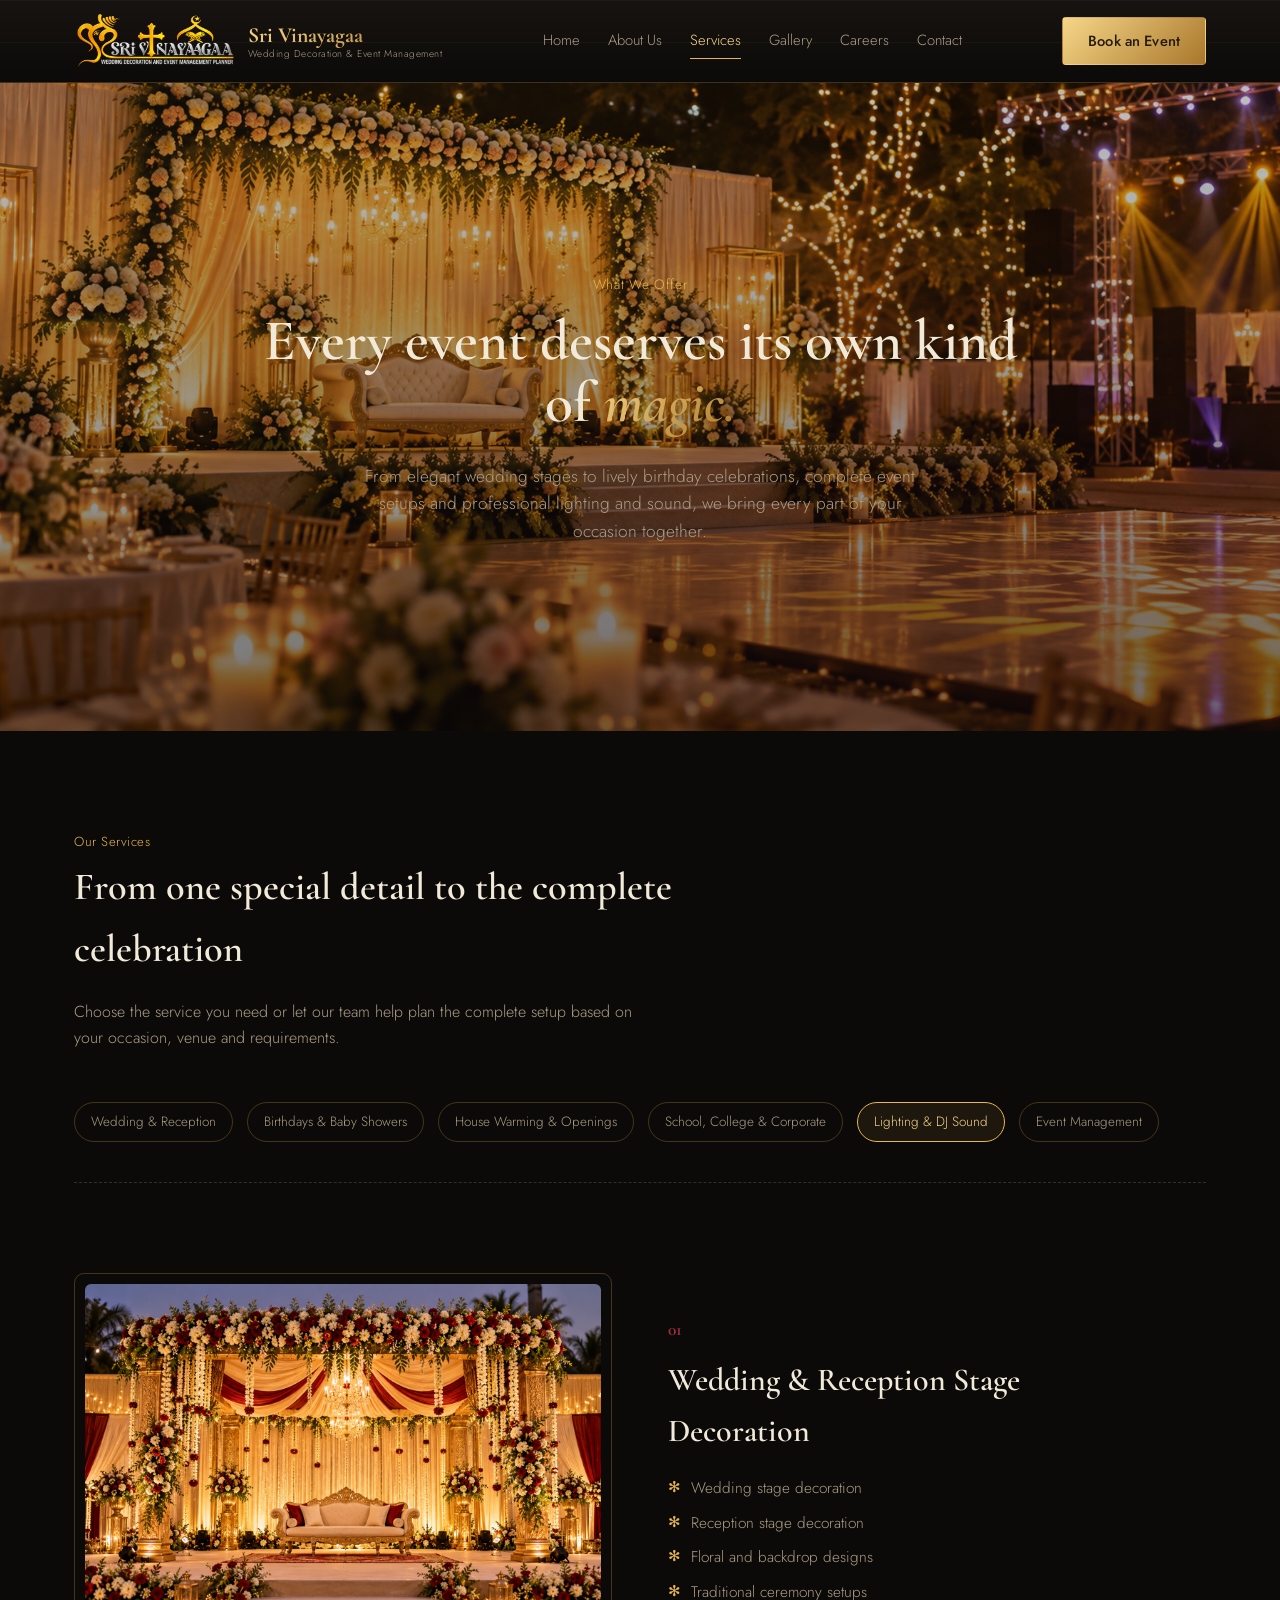
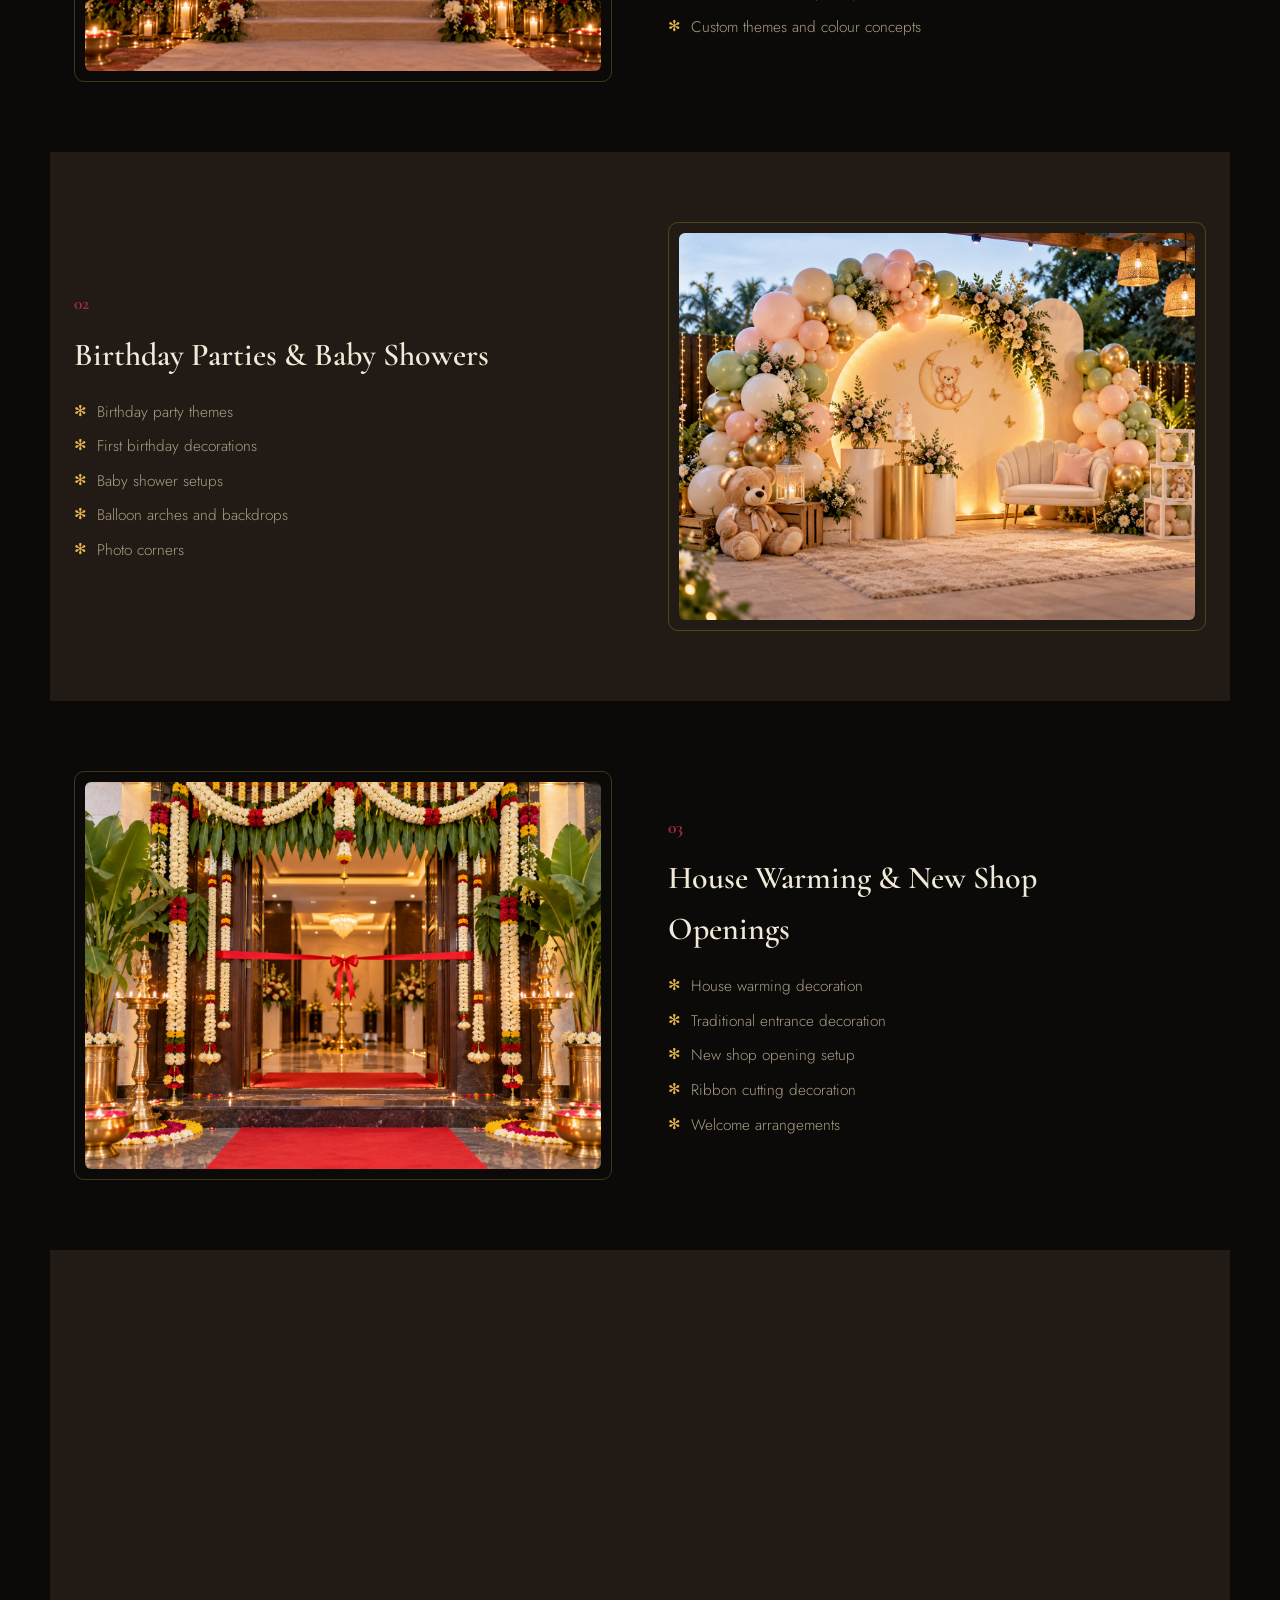
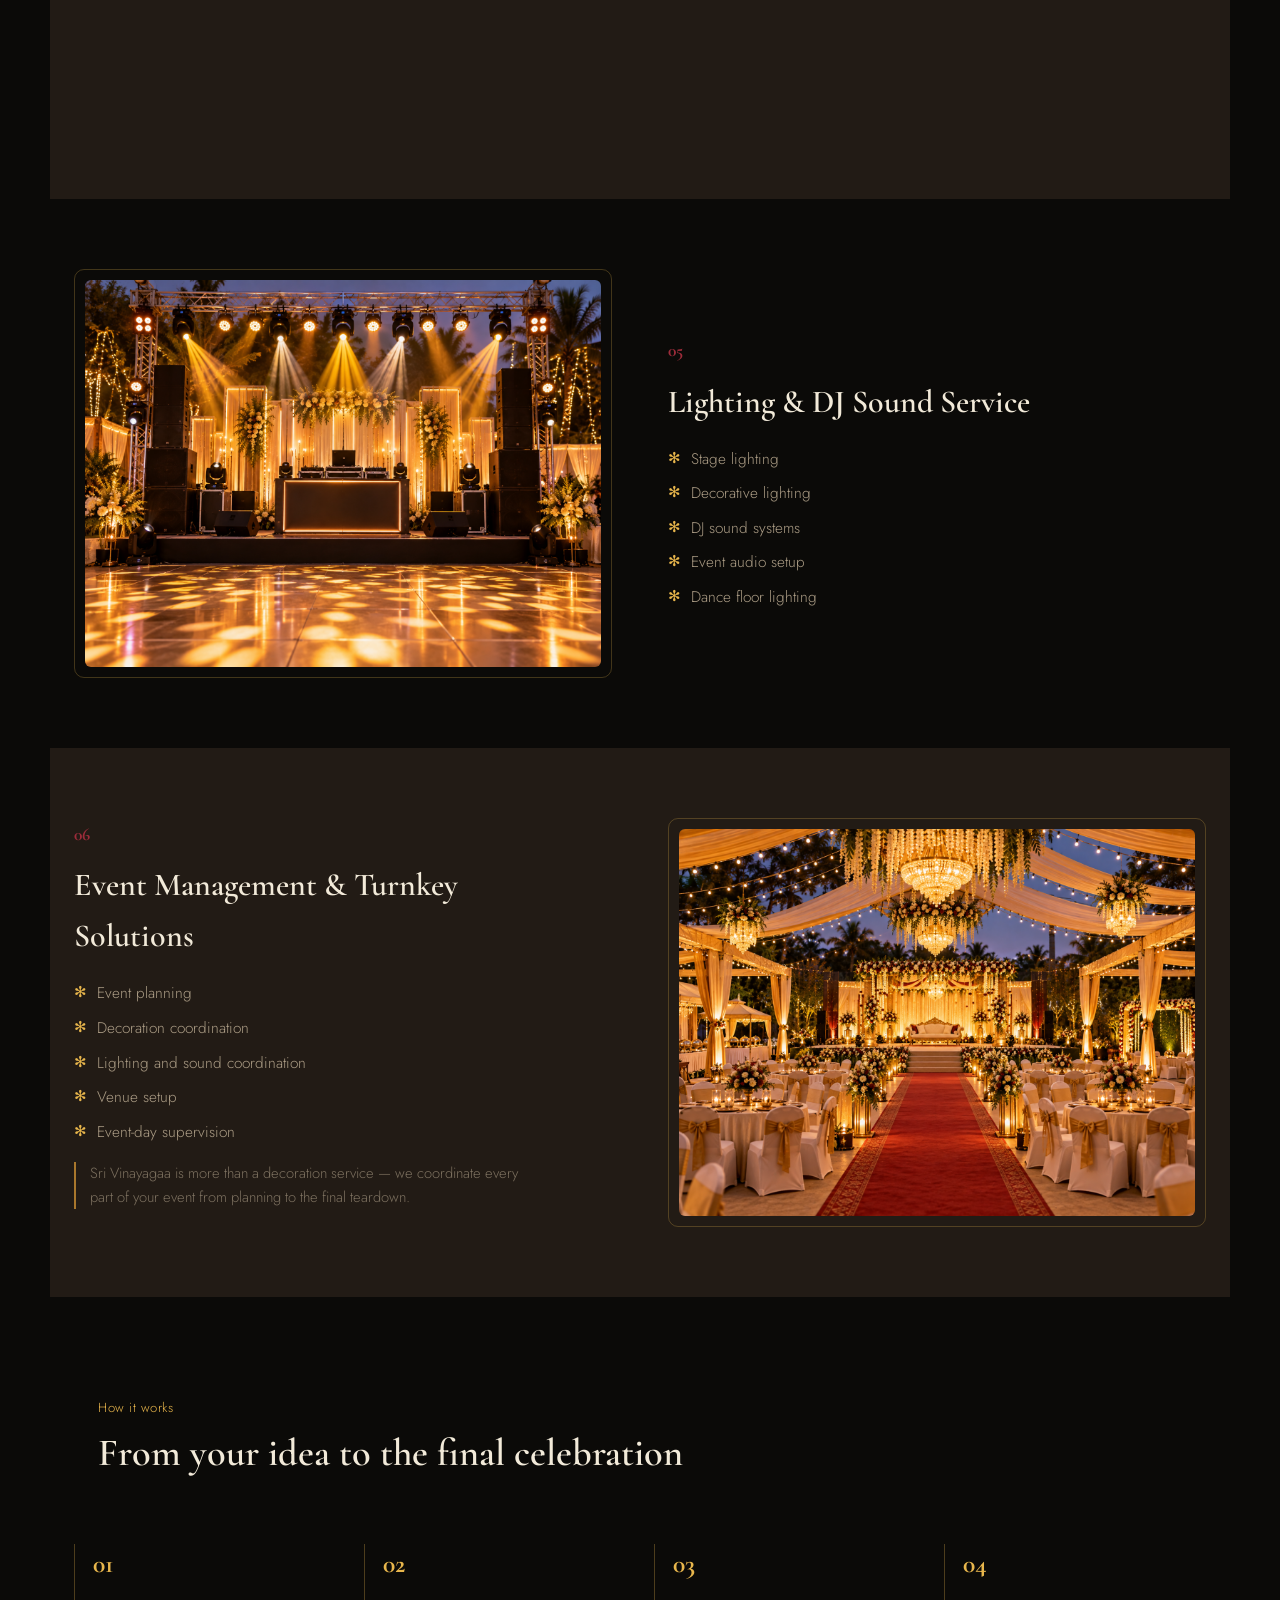
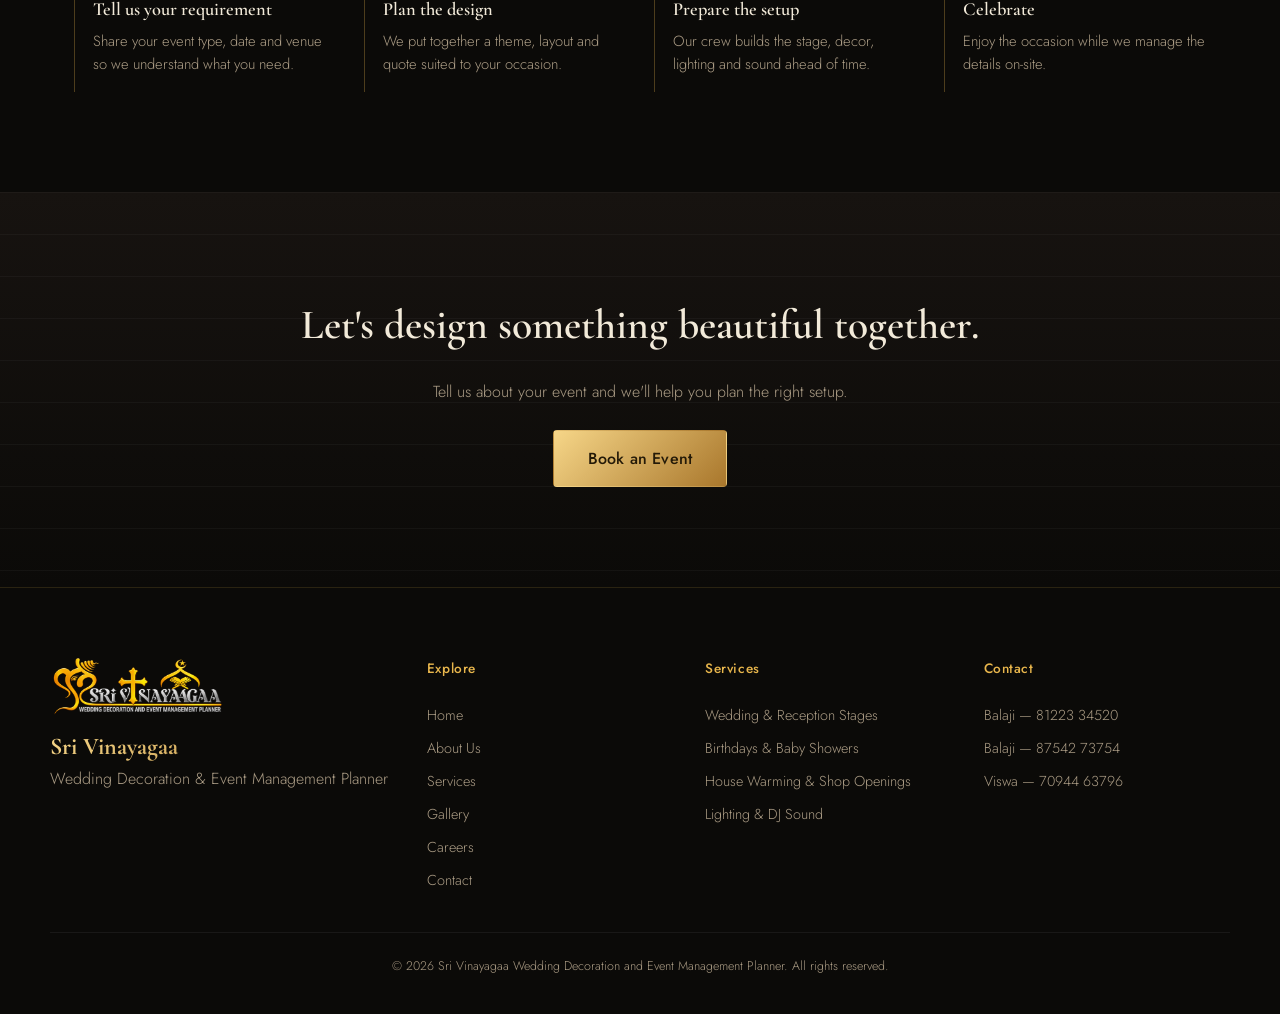
<file: services.html>
<!DOCTYPE html>
<html lang="en">
<head>
<meta charset="UTF-8">
<meta name="viewport" content="width=device-width, initial-scale=1.0">
<title>Services | Sri Vinayagaa Wedding Decoration &amp; Event Management</title>
<meta name="description" content="Wedding &amp; reception stages, birthday parties, baby showers, house warming, shop openings, school &amp; corporate events, lighting &amp; DJ sound, and complete event management from Sri Vinayagaa.">
<link rel="preconnect" href="https://fonts.googleapis.com">
<link rel="preconnect" href="https://fonts.gstatic.com" crossorigin>
<link href="https://fonts.googleapis.com/css2?family=Cormorant+Garamond:ital,wght@0,400;0,500;0,600;0,700;1,500&family=Jost:wght@300;400;500;600&display=swap" rel="stylesheet">
<link rel="stylesheet" href="css/style.css">
<link rel="stylesheet" href="css/services.css">
</head>
<body>

<!-- ============ HEADER ============ -->
<header class="site-header" id="siteHeader">
  <div class="header-inner">
    <a href="index.html" class="brand">
      <span class="brand-mark" aria-hidden="true">
        <img src="images/logo.png" alt="">
      </span>
      <span class="brand-text">
        <span class="brand-name">Sri Vinayagaa</span>
        <span class="brand-tag">Wedding Decoration &amp; Event Management</span>
      </span>
    </a>

    <nav class="main-nav" id="mainNav">
      <a href="index.html">Home</a>
      <a href="about.html">About Us</a>
      <a href="services.html" class="active">Services</a>
      <a href="gallery.html">Gallery</a>
      <a href="careers.html">Careers</a>
      <a href="contact.html">Contact</a>
    </nav>

    <div class="header-actions">
      <button class="btn btn-gold" id="bookEventBtn">Book an Event</button>
      <button class="nav-toggle" id="navToggle" aria-label="Toggle menu" aria-expanded="false">
        <span></span><span></span><span></span>
      </button>
    </div>
  </div>
</header>

<!-- ============ SERVICES HERO ============ -->
<section class="hero services-hero" id="services-hero">
  <img src="images/services-hero.png" alt="" class="hero-bg">
  <div class="hero-grain" aria-hidden="true"></div>
  <div class="hero-content" data-reveal>
    <p class="hero-eyebrow">What We Offer</p>
    <h1 class="hero-title">Every event deserves its own kind of <em>magic.</em></h1>
    <p class="hero-sub">From elegant wedding stages to lively birthday celebrations, complete event setups and professional lighting and sound, we bring every part of your occasion together.</p>
  </div>
</section>

<!-- ============ SERVICES INTRO ============ -->
<section class="services-intro">
  <div class="section-head">
    <p class="section-kicker">Our Services</p>
    <h2>From one special detail to the complete celebration</h2>
    <p>Choose the service you need or let our team help plan the complete setup based on your occasion, venue and requirements.</p>
  </div>
  <nav class="service-jump" aria-label="Jump to service">
    <a href="#stages">Wedding &amp; Reception</a>
    <a href="#celebrations">Birthdays &amp; Baby Showers</a>
    <a href="#corporate">House Warming &amp; Openings</a>
    <a href="#institutions">School, College &amp; Corporate</a>
    <a href="#lighting">Lighting &amp; DJ Sound</a>
    <a href="#management">Event Management</a>
  </nav>
</section>

<!-- ============ SERVICE DETAIL SECTIONS ============ -->
<section class="service-detail" id="stages">
  <div class="service-detail-media" data-reveal>
    <img src="images/service-wedding.png" alt="Wedding and reception stage decoration" loading="lazy">
  </div>
  <div class="service-detail-content" data-reveal>
    <span class="service-detail-num">01</span>
    <h2>Wedding &amp; Reception Stage Decoration</h2>
    <ul class="service-detail-list">
      <li>Wedding stage decoration</li>
      <li>Reception stage decoration</li>
      <li>Floral and backdrop designs</li>
      <li>Traditional ceremony setups</li>
      <li>Custom themes and colour concepts</li>
    </ul>
  </div>
</section>

<section class="service-detail service-detail--reverse" id="celebrations">
  <div class="service-detail-media" data-reveal>
    <img src="images/service-celebrations.png" alt="Birthday party and baby shower decoration" loading="lazy">
  </div>
  <div class="service-detail-content" data-reveal>
    <span class="service-detail-num">02</span>
    <h2>Birthday Parties &amp; Baby Showers</h2>
    <ul class="service-detail-list">
      <li>Birthday party themes</li>
      <li>First birthday decorations</li>
      <li>Baby shower setups</li>
      <li>Balloon arches and backdrops</li>
      <li>Photo corners</li>
    </ul>
  </div>
</section>

<section class="service-detail" id="corporate">
  <div class="service-detail-media" data-reveal>
    <img src="images/service-openings.png" alt="House warming and new shop opening decoration" loading="lazy">
  </div>
  <div class="service-detail-content" data-reveal>
    <span class="service-detail-num">03</span>
    <h2>House Warming &amp; New Shop Openings</h2>
    <ul class="service-detail-list">
      <li>House warming decoration</li>
      <li>Traditional entrance decoration</li>
      <li>New shop opening setup</li>
      <li>Ribbon cutting decoration</li>
      <li>Welcome arrangements</li>
    </ul>
  </div>
</section>

<section class="service-detail service-detail--reverse" id="institutions">
  <div class="service-detail-media" data-reveal>
    <img src="images/service-events.png" alt="School, college and corporate event decoration" loading="lazy">
  </div>
  <div class="service-detail-content" data-reveal>
    <span class="service-detail-num">04</span>
    <h2>School, College &amp; Corporate Events</h2>
    <ul class="service-detail-list">
      <li>School functions</li>
      <li>College events</li>
      <li>Meetings</li>
      <li>Ceremonies</li>
      <li>Stage and backdrop setup</li>
      <li>Event lighting and sound</li>
    </ul>
  </div>
</section>

<section class="service-detail" id="lighting">
  <div class="service-detail-media" data-reveal>
    <img src="images/service-lighting.png" alt="Stage lighting and DJ sound setup" loading="lazy">
  </div>
  <div class="service-detail-content" data-reveal>
    <span class="service-detail-num">05</span>
    <h2>Lighting &amp; DJ Sound Service</h2>
    <ul class="service-detail-list">
      <li>Stage lighting</li>
      <li>Decorative lighting</li>
      <li>DJ sound systems</li>
      <li>Event audio setup</li>
      <li>Dance floor lighting</li>
    </ul>
  </div>
</section>

<section class="service-detail service-detail--reverse" id="management">
  <div class="service-detail-media" data-reveal>
    <img src="images/service-management.png" alt="Complete event management and turnkey setup" loading="lazy">
  </div>
  <div class="service-detail-content" data-reveal>
    <span class="service-detail-num">06</span>
    <h2>Event Management &amp; Turnkey Solutions</h2>
    <ul class="service-detail-list">
      <li>Event planning</li>
      <li>Decoration coordination</li>
      <li>Lighting and sound coordination</li>
      <li>Venue setup</li>
      <li>Event-day supervision</li>
    </ul>
    <p class="service-detail-note">Sri Vinayagaa is more than a decoration service — we coordinate every part of your event from planning to the final teardown.</p>
  </div>
</section>

<!-- ============ HOW IT WORKS ============ -->
<section class="process" id="how-it-works">
  <div class="section-head">
    <p class="section-kicker">How it works</p>
    <h2>From your idea to the final celebration</h2>
  </div>
  <ol class="process-steps">
    <li>
      <span class="process-step-num">01</span>
      <h3>Tell us your requirement</h3>
      <p>Share your event type, date and venue so we understand what you need.</p>
    </li>
    <li>
      <span class="process-step-num">02</span>
      <h3>Plan the design</h3>
      <p>We put together a theme, layout and quote suited to your occasion.</p>
    </li>
    <li>
      <span class="process-step-num">03</span>
      <h3>Prepare the setup</h3>
      <p>Our crew builds the stage, decor, lighting and sound ahead of time.</p>
    </li>
    <li>
      <span class="process-step-num">04</span>
      <h3>Celebrate</h3>
      <p>Enjoy the occasion while we manage the details on-site.</p>
    </li>
  </ol>
</section>

<!-- ============ SERVICES CTA ============ -->
<section class="final-cta">
  <h2>Let's design something beautiful together.</h2>
  <p>Tell us about your event and we'll help you plan the right setup.</p>
  <button class="btn btn-gold btn-lg" id="ctaBookBtn">Book an Event</button>
</section>

<!-- ============ FOOTER ============ -->
<footer class="site-footer">
  <div class="footer-top">
    <div class="footer-brand">
      <img src="images/logo.png" alt="Sri Vinayagaa logo" class="footer-logo">
      <span class="brand-name">Sri Vinayagaa</span>
      <p>Wedding Decoration &amp; Event Management Planner</p>
    </div>
    <div class="footer-col">
      <h4>Explore</h4>
      <a href="index.html">Home</a>
      <a href="about.html">About Us</a>
      <a href="services.html">Services</a>
      <a href="gallery.html">Gallery</a>
      <a href="careers.html">Careers</a>
      <a href="contact.html">Contact</a>
    </div>
    <div class="footer-col">
      <h4>Services</h4>
      <a href="services.html#stages">Wedding &amp; Reception Stages</a>
      <a href="services.html#celebrations">Birthdays &amp; Baby Showers</a>
      <a href="services.html#corporate">House Warming &amp; Shop Openings</a>
      <a href="services.html#lighting">Lighting &amp; DJ Sound</a>
    </div>
    <div class="footer-col">
      <h4>Contact</h4>
      <a href="tel:8122334520">Balaji — 81223 34520</a>
      <a href="tel:8754273754">Balaji — 87542 73754</a>
      <a href="tel:7094463796">Viswa — 70944 63796</a>
    </div>
  </div>
  <div class="footer-bottom">
    <p>© <span id="year"></span> Sri Vinayagaa Wedding Decoration and Event Management Planner. All rights reserved.</p>
  </div>
</footer>

<!-- ============ BOOK AN EVENT MODAL ============ -->
<div class="modal-overlay" id="bookModal">
  <div class="modal-box" role="dialog" aria-modal="true" aria-labelledby="modalTitle">
    <button class="modal-close" id="modalClose" aria-label="Close">×</button>
    <h3 id="modalTitle">Book an Event</h3>
    <p class="modal-sub">Share a few details and we'll call you back to confirm availability.</p>
    <form id="bookForm">
      <label>Your Name
        <input type="text" name="name" required placeholder="e.g. Priya Arun">
      </label>
      <label>Phone Number
        <input type="tel" name="phone" required pattern="[0-9]{10}" placeholder="10-digit mobile number">
      </label>
      <label>Event Type
        <select name="eventType" required>
          <option value="">Select an event</option>
          <option>Wedding / Reception Stage</option>
          <option>Birthday Party</option>
          <option>Baby Shower</option>
          <option>House Warming</option>
          <option>Shop Opening</option>
          <option>School / College / Corporate Event</option>
          <option>Lighting &amp; DJ Sound Only</option>
        </select>
      </label>
      <label>Event Date
        <input type="date" name="eventDate" required>
      </label>
      <label>Message (optional)
        <textarea name="message" rows="3" placeholder="Tell us about the theme, venue or guest count"></textarea>
      </label>
      <button type="submit" class="btn btn-gold btn-lg">Send Enquiry</button>
    </form>
    <div class="modal-success" id="modalSuccess">
      <p>Thank you! We've received your enquiry and will call you shortly to confirm the details.</p>
      <button class="btn btn-outline" id="modalSuccessClose">Close</button>
    </div>
  </div>
</div>

<script src="js/script.js"></script>
<script src="js/services.js"></script>
</body>
</html>
</file>
<file: css/style.css>
/* =========================================================
   Sri Vinayagaa — Wedding Decoration & Event Management
   Palette: near-black wood + gold gradient + maroon accent
   Type: Cormorant Garamond (display) + Jost (body/UI)
   ========================================================= */

:root{
  --black: #0b0a08;
  --wood-dark: #171310;
  --wood-mid: #221b15;
  --wood-line: rgba(255,255,255,0.035);
  --gold: #e8b64c;
  --gold-light: #f6d688;
  --gold-deep: #a9772c;
  --maroon: #7a1f2b;
  --maroon-light: #9c2c3a;
  --cream: #f2ead9;
  --muted: #ab9c85;
  --muted-2: #7c705f;

  --font-display: 'Cormorant Garamond', Georgia, serif;
  --font-body: 'Jost', Arial, sans-serif;

  --radius-sm: 4px;
  --radius-md: 10px;
  --container: 1180px;
}

*, *::before, *::after{ box-sizing: border-box; }
html{ scroll-behavior: smooth; }
body{
  margin:0;
  background: var(--black);
  color: var(--cream);
  font-family: var(--font-body);
  font-weight: 300;
  line-height: 1.6;
  -webkit-font-smoothing: antialiased;
}
img{ max-width:100%; display:block; }
a{ color: inherit; text-decoration: none; }
h1,h2,h3,h4{ font-family: var(--font-display); font-weight: 600; margin: 0 0 .5em; color: var(--cream); }
p{ margin: 0 0 1em; color: var(--muted); }
ul{ list-style:none; margin:0; padding:0; }
button{ font-family: var(--font-body); cursor:pointer; }

@media (prefers-reduced-motion: reduce){
  html{ scroll-behavior:auto; }
  *{ animation-duration: .001ms !important; animation-iteration-count: 1 !important; transition-duration: .001ms !important; }
}

/* wood-plank texture, reused on dark sections */
.wood-texture, .hero, .site-header, .why, .final-cta{
  background-image:
    repeating-linear-gradient(180deg, var(--wood-line) 0px, var(--wood-line) 1px, transparent 1px, transparent 42px),
    linear-gradient(180deg, var(--wood-dark), var(--black));
}

.section-kicker{
  font-family: var(--font-body);
  font-size: .82rem;
  letter-spacing: .04em;
  color: var(--gold);
  margin-bottom: .4em;
}
.section-head{ max-width: var(--container); margin: 0 auto; padding: 0 24px 40px; }
.section-head h2{ font-size: clamp(1.7rem, 3vw, 2.4rem); max-width: 640px; }
.section-head--light p.section-kicker{ color: var(--maroon-light); }

.btn{
  display:inline-flex; align-items:center; justify-content:center;
  padding: .8em 1.7em;
  border-radius: var(--radius-sm);
  border: 1px solid transparent;
  font-size: .92rem;
  letter-spacing: .01em;
  transition: transform .18s ease, box-shadow .18s ease, background .18s ease, color .18s ease;
  white-space: nowrap;
}
.btn-gold{
  background: linear-gradient(135deg, var(--gold-light), var(--gold-deep));
  color: #241a08;
  font-weight: 500;
}
.btn-gold:hover{ transform: translateY(-1px); box-shadow: 0 8px 22px rgba(232,182,76,.28); }
.btn-outline{
  background: transparent;
  border-color: rgba(242,234,217,.35);
  color: var(--cream);
}
.btn-outline:hover{ border-color: var(--gold); color: var(--gold-light); }
.btn-maroon{
  background: var(--maroon);
  color: var(--cream);
  font-weight: 500;
}
.btn-maroon:hover{ background: var(--maroon-light); transform: translateY(-1px); }
.btn-lg{ padding: 1em 2.1em; font-size: 1rem; }

/* ---------------- HEADER ---------------- */
.site-header{
  position: sticky; top:0; z-index: 100;
  border-bottom: 1px solid rgba(232,182,76,.14);
}
.header-inner{
  max-width: var(--container); margin: 0 auto; padding: 14px 24px;
  display:flex; align-items:center; justify-content:space-between; gap: 20px;
}
.brand{ display:flex; align-items:center; gap: 12px; flex-shrink:0; min-width:0; }
.brand-mark{
  display:flex; align-items:center; justify-content:flex-start;
  height: 54px; flex-shrink:0;
}
.brand-mark img{
  height:100%; width:auto; max-width: 180px; object-fit: contain;
}
.brand-text{ display:flex; flex-direction:column; line-height:1.15; min-width:0; }
.brand-name{
  font-family: var(--font-display); font-weight:700; font-size:1.35rem;
  background: linear-gradient(135deg, var(--gold-light), var(--gold-deep));
  -webkit-background-clip:text; background-clip:text; color:transparent;
}
.brand-tag{ font-size: .62rem; letter-spacing:.05em; color: var(--muted); white-space: nowrap; overflow: hidden; text-overflow: ellipsis; }

.main-nav{ display:flex; gap: 28px; }
.main-nav a{ font-size: .92rem; color: var(--muted); position:relative; padding: 4px 0; }
.main-nav a:hover, .main-nav a.active{ color: var(--gold-light); }
.main-nav a.active::after{
  content:""; position:absolute; left:0; right:0; bottom:-2px; height:1px; background: var(--gold);
}

.header-actions{ display:flex; align-items:center; gap: 16px; }
.nav-toggle{ display:none; flex-direction:column; gap:5px; background:none; border:none; padding:6px; }
.nav-toggle span{ width:22px; height:2px; background: var(--gold-light); display:block; }

/* ---------------- HERO ---------------- */
.hero{
  position:relative; min-height: 92vh; display:flex; align-items:center; justify-content:center;
  text-align:center; padding: 100px 24px 60px; overflow:hidden;
}
.hero-bg{
  position:absolute; inset:0; width:100%; height:100%;
  object-fit: cover; object-position: center;
  z-index: 0;
}
.hero-grain{
  position:absolute; inset:0; z-index: 1;
  background:
    linear-gradient(180deg, rgba(11,10,8,.25), rgba(11,10,8,.55)),
    radial-gradient(ellipse at 20% 20%, rgba(232,182,76,.10), transparent 55%),
    radial-gradient(ellipse at 80% 80%, rgba(122,31,43,.18), transparent 55%);
  pointer-events:none;
}
.hero-content{ position:relative; z-index: 2; max-width: 760px; animation: heroIn .9s ease both; }
@keyframes heroIn{ from{ opacity:0; transform: translateY(16px);} to{ opacity:1; transform:none; } }

.hero-eyebrow{ color: var(--gold); font-size: .85rem; letter-spacing:.05em; margin-bottom: 14px; }
.hero-title{
  font-size: clamp(2.4rem, 6vw, 4.2rem); line-height:1.08; margin-bottom: .5em;
}
.hero-title em{
  font-style: italic;
  background: linear-gradient(135deg, var(--gold-light), var(--gold-deep));
  -webkit-background-clip:text; background-clip:text; color:transparent;
}
.hero-sub{ font-size: 1.08rem; max-width: 560px; margin: 0 auto 2em; color: var(--muted); }
.hero-cta{ display:flex; gap: 16px; justify-content:center; flex-wrap:wrap; margin-bottom: 2em; }
.hero-contacts{ font-size: .9rem; color: var(--muted-2); }
.hero-contacts a:hover{ color: var(--gold-light); }
.hero-contacts .dot{ margin: 0 10px; }

.scroll-cue{
  position:absolute; bottom: 26px; left:50%; transform: translateX(-50%);
  opacity:.8; z-index: 2;
}

/* ---------------- INTRO / ABOUT ---------------- */
.intro{
  display:grid; grid-template-columns: 1fr .9fr; align-items:center; gap: 48px;
  max-width: var(--container); margin: 0 auto; padding: 90px 24px;
}
.intro-content h2{ font-size: clamp(1.6rem, 3vw, 2.2rem); max-width: 480px; }
.intro-content p{ max-width: 480px; }
.intro-media img{ border-radius: var(--radius-md); aspect-ratio: 4/5; object-fit:cover; width:100%; }

/* ---------------- SERVICES ---------------- */
.services{ padding: 100px 24px 80px; max-width: var(--container); margin:0 auto; }
.service-panels{
  display:grid; grid-template-columns: repeat(3, 1fr); gap: 28px;
}
.service-panel{
  border-top: 1px solid rgba(232,182,76,.35);
  padding: 28px 6px 0;
  position:relative;
}
.service-panel--raised{ padding-top: 0; margin-top: -18px; padding-top: 46px; }
.service-num{
  position:absolute; top: -14px; left:0; color: var(--maroon-light);
  font-size: 1.1rem; background: var(--black); padding-right: 8px;
}
.service-image{
  border: 1px solid rgba(232,182,76,.3);
  border-radius: var(--radius-md);
  padding: 10px;
  margin-bottom: 20px;
  overflow: hidden;
}
.service-image img{
  width:100%; aspect-ratio: 5/4; object-fit: cover;
  border-radius: 6px;
  transition: transform .5s ease;
}
.service-panel:hover .service-image img{ transform: scale(1.05); }
.service-panel h3{ font-size: 1.35rem; margin-bottom: .35em; }
.panel-link{ color: var(--gold); font-size: .9rem; display:inline-block; margin-top: 4px; }
.panel-link:hover{ color: var(--gold-light); }

.services-more{
  margin-top: 56px; padding-top: 32px; border-top: 1px dashed rgba(171,156,133,.25);
  display:flex; align-items:center; justify-content:space-between; gap: 24px; flex-wrap:wrap;
}
.services-more p{ margin:0; max-width: 480px; }

/* ---------------- GALLERY ---------------- */
.gallery{ padding: 90px 24px; background: var(--wood-mid); }
.gallery-grid{
  max-width: var(--container); margin: 0 auto;
  display:grid; grid-template-columns: repeat(4, 1fr); grid-auto-rows: 160px; gap: 14px;
}
.g-item{ position:relative; overflow:hidden; border-radius: var(--radius-sm); margin:0; grid-row: span 2; }
.g-tall{ grid-row: span 3; }
.g-item img{ width:100%; height:100%; object-fit:cover; transition: transform .5s ease; }
.g-item:hover img{ transform: scale(1.06); }
.g-item figcaption{
  position:absolute; left:0; right:0; bottom:0; padding: 10px 12px;
  font-size: .8rem; color: var(--cream);
  background: linear-gradient(0deg, rgba(0,0,0,.75), transparent);
}
.gallery-cta{ text-align:center; margin-top: 40px; }

/* ---------------- WHY CHOOSE US ---------------- */
.why{
  display:grid; grid-template-columns: .8fr 1fr; align-items:center; gap: 0;
  padding: 100px 0;
}
.why-media{ position:relative; padding-left: 24px; }
.why-media img{ border-radius: var(--radius-md); aspect-ratio: 4/5; object-fit:cover; }
.why-media-frame{
  position:absolute; top: 24px; left: 44px; right: -14px; bottom: -14px;
  border: 1px solid var(--gold-deep); border-radius: var(--radius-md); z-index:-1;
}
.why-content{ padding: 24px 24px 24px 48px; }
.why-content h2{ font-size: clamp(1.6rem, 3vw, 2.2rem); max-width: 480px; }
.why-list{ margin: 26px 0 20px; display:flex; flex-direction:column; gap: 14px; max-width: 520px; }
.why-list li{ display:flex; gap: 12px; color: var(--muted); font-size: .96rem; }
.why-list li span{ color: var(--gold); flex-shrink:0; }

/* ---------------- FOUNDER ---------------- */
.founders{
  max-width: var(--container);
  margin: 0 auto;
  padding: 20px 24px 90px;
}
.founder-single{
  display: grid;
  grid-template-columns: .8fr 1fr;
  gap: 56px;
  align-items: center;
}
.founder-photo{
  position: relative;
}
.founder-photo img{
  width: 100%;
  aspect-ratio: 4/5;
  object-fit: cover;
  border-radius: var(--radius-md);
  display: block;
  position: relative;
  z-index: 1;
}
.founder-photo-frame{
  position: absolute;
  top: 18px; left: 18px; right: -18px; bottom: -18px;
  border: 1px solid var(--gold-deep);
  border-radius: var(--radius-md);
  z-index: 0;
}
.founder-content h3{
  font-size: 1.8rem;
  margin-bottom: .1em;
}
.founder-role{
  color: var(--gold);
  font-size: .88rem;
  letter-spacing: .03em;
  margin-bottom: .9em;
}
.founder-bio{
  max-width: 480px;
}
.founder-bio-more{
  display: none;
}
.founder-bio-more.show{
  display: inline;
}
.founder-toggle{
  background: none;
  border: none;
  color: var(--gold-light);
  font-size: .85rem;
  padding: 0;
  margin-bottom: 16px;
  text-decoration: underline;
  text-underline-offset: 3px;
}
.founder-toggle:hover{ color: var(--gold); }

/* ---------------- TRUST & RECOGNITION ---------------- */
.trust{
  border-top: 1px solid rgba(232,182,76,.14);
  border-bottom: 1px solid rgba(232,182,76,.14);
  background: var(--wood-mid);
  padding: 50px 24px;
}
.trust-grid{
  max-width: var(--container);
  margin: 0 auto;
  display: grid;
  grid-template-columns: repeat(4, 1fr);
  gap: 24px;
}
.trust-item{
  display: flex;
  align-items: center;
  gap: 14px;
}
.trust-icon{
  color: var(--gold);
  font-size: 1.4rem;
  flex-shrink: 0;
}
.trust-item p{
  margin: 0;
  font-size: .88rem;
  color: var(--muted);
}
.trust-item strong{
  color: var(--cream);
  font-family: var(--font-display);
  font-size: 1.05rem;
}
.trust-item em{
  display: block;
  color: var(--muted-2);
  font-size: .74rem;
  font-style: normal;
}

/* ---------------- SERVICE AREAS ---------------- */
.areas{
  max-width: var(--container);
  margin: 0 auto;
  padding: 90px 24px;
}
.area-chips{
  display: flex;
  flex-wrap: wrap;
  gap: 12px;
}
.area-chips span{
  border: 1px solid rgba(232,182,76,.3);
  border-radius: 999px;
  padding: .5em 1.2em;
  font-size: .85rem;
  color: var(--muted);
  transition: border-color .2s ease, color .2s ease;
}
.area-chips span:hover{
  border-color: var(--gold);
  color: var(--gold-light);
}
.area-chips span:last-child{
  color: var(--gold);
  border-color: var(--gold-deep);
}

/* ---------------- ACHIEVEMENTS / STATS ---------------- */
.stats{
  padding: 70px 24px;
  border-top: 1px solid rgba(232,182,76,.14);
  border-bottom: 1px solid rgba(232,182,76,.14);
}
.stats-grid{
  max-width: var(--container); margin: 0 auto;
  display:grid; grid-template-columns: repeat(4, 1fr); gap: 24px; text-align:center;
}
.stat-num{
  font-family: var(--font-display); font-size: clamp(2.2rem, 4vw, 3rem); font-weight:700;
  background: linear-gradient(135deg, var(--gold-light), var(--gold-deep));
  -webkit-background-clip:text; background-clip:text; color:transparent;
}
.stat-suffix{
  font-family: var(--font-display); font-size: clamp(1.4rem, 2.4vw, 1.9rem); font-weight:700; color: var(--gold);
}
.stat p{ margin: .4em 0 0; font-size: .88rem; color: var(--muted); }

/* ---------------- OUR PROCESS ---------------- */
.process{ padding: 100px 24px; max-width: var(--container); margin: 0 auto; }
.process-steps{
  list-style:none; margin:0; padding:0;
  display:grid; grid-template-columns: repeat(4, 1fr); gap: 28px;
}
.process-steps li{ border-left: 1px solid rgba(232,182,76,.3); padding-left: 18px; }
.process-step-num{
  display:block; font-family: var(--font-display); font-size: 1.6rem; font-weight:700;
  color: var(--gold); margin-bottom: 10px;
}
.process-steps h3{ font-size: 1.15rem; margin-bottom: .3em; }
.process-steps p{ font-size: .92rem; }

/* ---------------- TESTIMONIALS ---------------- */
.testimonials{ padding: 100px 24px; }
.testimonial-carousel{
  max-width: 760px; margin: 0 auto; position:relative;
  display:flex; align-items:center; gap: 18px;
}
.t-track{ position:relative; flex:1; min-height: 170px; }
.t-slide{
  position:absolute; inset:0; margin:0; text-align:center;
  opacity:0; transform: translateY(8px); transition: opacity .4s ease, transform .4s ease; pointer-events:none;
}
.t-slide.active{ opacity:1; transform:none; pointer-events:auto; }
.t-slide p{
  font-family: var(--font-display); font-size: 1.35rem; font-style:italic; color: var(--cream);
  line-height:1.5; margin-bottom: .6em;
}
.t-slide cite{ font-style:normal; font-size: .85rem; color: var(--gold); }
.t-arrow{
  background:none; border: 1px solid rgba(232,182,76,.35); color: var(--gold-light);
  width:40px; height:40px; border-radius:50%; font-size:1.4rem; flex-shrink:0;
  display:flex; align-items:center; justify-content:center; transition: border-color .2s, color .2s;
}
.t-arrow:hover{ border-color: var(--gold); color: var(--gold); }
.t-dots{
  position:absolute; bottom: -34px; left:0; right:0; display:flex; justify-content:center; gap: 8px;
}
.t-dots button{
  width:7px; height:7px; border-radius:50%; border:none; background: rgba(171,156,133,.4);
}
.t-dots button.active{ background: var(--gold); }

/* ---------------- LOCATION / MAP ---------------- */
.location{
  display:grid; grid-template-columns: 1.15fr .85fr; background: var(--wood-mid);
  align-items: center;
}
.location-info{ padding: 90px 48px; }
.location-info h2{ font-size: clamp(1.6rem, 2.8vw, 2.1rem); max-width: 460px; }
.location-text{ max-width: 420px; }
.location-details{ margin: 24px 0 30px; display:flex; flex-direction:column; gap: 16px; max-width: 440px; }
.location-details li{ display:flex; align-items:flex-start; gap: 14px; font-size: .92rem; }
.loc-icon{ color: var(--gold); flex-shrink:0; margin-top: 2px; }
.location-details em{ color: var(--muted-2); font-size: .82rem; }
.location-details a:hover{ color: var(--gold-light); }
.location-map{
  height: 320px; margin: 0 48px 0 0; border-radius: var(--radius-md);
  overflow: hidden; filter: grayscale(.3) contrast(1.05);
}
.location-map iframe{ width:100%; height:100%; }

/* ---------------- FAQ ---------------- */
.faq{ padding: 100px 24px; max-width: 820px; margin:0 auto; }
.faq-list{ display:flex; flex-direction:column; }
.faq-item{ border-bottom: 1px solid rgba(232,182,76,.16); }
.faq-q{
  width:100%; text-align:left; background:none; border:none; color: var(--cream);
  font-family: var(--font-body); font-size: 1.02rem; padding: 22px 4px;
  display:flex; justify-content:space-between; align-items:center; gap: 16px;
}
.faq-q:hover{ color: var(--gold-light); }
.faq-icon{ color: var(--gold); font-size: 1.3rem; transition: transform .25s ease; flex-shrink:0; }
.faq-q[aria-expanded="true"] .faq-icon{ transform: rotate(45deg); }
.faq-a{ max-height:0; overflow:hidden; transition: max-height .3s ease; }
.faq-a p{ padding: 0 4px 20px; margin:0; max-width: 640px; }

/* ---------------- FINAL CTA ---------------- */
.final-cta{ text-align:center; padding: 100px 24px; }
.final-cta h2{ font-size: clamp(1.8rem, 3.4vw, 2.6rem); }
.final-cta p{ margin-bottom: 1.6em; }

/* ---------------- FOOTER ---------------- */
.site-footer{ background: var(--black); border-top: 1px solid rgba(232,182,76,.14); padding: 70px 24px 24px; }
.footer-top{
  max-width: var(--container); margin: 0 auto 40px;
  display:grid; grid-template-columns: 1.4fr 1fr 1fr 1fr; gap: 32px;
}
.footer-logo{ margin-bottom: 12px; height: 58px; width: auto; object-fit: contain; }
.footer-brand .brand-name{
  display:block;
  font-family: var(--font-display); font-size:1.5rem; font-weight:700;
  background: linear-gradient(135deg, var(--gold-light), var(--gold-deep));
  -webkit-background-clip:text; background-clip:text; color:transparent;
}
.footer-col h4{ font-family: var(--font-body); font-weight:500; font-size: .85rem; letter-spacing:.04em; color: var(--gold); margin-bottom: 14px; }
.footer-col{ display:flex; flex-direction:column; gap: 10px; }
.footer-col a{ font-size: .9rem; color: var(--muted); }
.footer-col a:hover{ color: var(--gold-light); }
.footer-bottom{
  max-width: var(--container); margin: 0 auto; padding-top: 24px; border-top: 1px solid rgba(255,255,255,.06);
  font-size: .78rem; color: var(--muted-2); text-align:center;
}

/* ---------------- MODAL ---------------- */
.modal-overlay{
  position:fixed; inset:0; background: rgba(6,5,4,.78); backdrop-filter: blur(3px);
  display:flex; align-items:center; justify-content:center; padding: 20px;
  opacity:0; pointer-events:none; transition: opacity .25s ease; z-index: 200;
}
.modal-overlay.open{ opacity:1; pointer-events:auto; }
.modal-box{
  background: var(--wood-dark); border: 1px solid rgba(232,182,76,.25);
  border-radius: var(--radius-md); padding: 36px; width: 100%; max-width: 460px;
  position:relative; transform: translateY(10px); transition: transform .25s ease;
  max-height: 88vh; overflow-y:auto;
}
.modal-overlay.open .modal-box{ transform:none; }
.modal-close{
  position:absolute; top: 14px; right: 14px; background:none; border:none;
  color: var(--muted); font-size: 1.6rem; line-height:1;
}
.modal-close:hover{ color: var(--gold-light); }
.modal-sub{ font-size: .9rem; }
.modal-box form{ display:flex; flex-direction:column; gap: 16px; }
.modal-box form label{ font-size: .82rem; color: var(--muted); display:flex; flex-direction:column; gap: 6px; }
.modal-box form input, .modal-box form select, .modal-box form textarea{
  font-family: var(--font-body); background: rgba(255,255,255,.03);
  border: 1px solid rgba(242,234,217,.18); border-radius: var(--radius-sm);
  padding: .7em .8em; color: var(--cream); font-size: .92rem;
}
.modal-box form input:focus, .modal-box form select:focus, .modal-box form textarea:focus{
  outline: none; border-color: var(--gold);
}
.modal-box form textarea{ resize: vertical; }
.modal-success{ display:none; text-align:center; padding: 10px 0; }
.modal-success.show{ display:block; }
.modal-success p{ color: var(--gold-light); }

/* accessible focus */
a:focus-visible, button:focus-visible, input:focus-visible, select:focus-visible, textarea:focus-visible{
  outline: 2px solid var(--gold); outline-offset: 2px;
}

/* =============== RESPONSIVE =============== */
@media (max-width: 980px){
  .founder-single{ grid-template-columns: 1fr; gap: 32px; }
  .founder-photo-frame{ display: none; }
  .trust-grid{ grid-template-columns: 1fr 1fr; }
  .intro{ grid-template-columns: 1fr; }
  .intro-media{ order:-1; max-width: 420px; margin: 0 auto; }
  .stats-grid{ grid-template-columns: repeat(2, 1fr); gap: 32px; }
  .process-steps{ grid-template-columns: repeat(2, 1fr); }
  .service-panels{ grid-template-columns: 1fr; }
  .service-panel--raised{ margin-top:0; padding-top: 28px; }
  .gallery-grid{ grid-template-columns: repeat(2, 1fr); }
  .why{ grid-template-columns: 1fr; }
  .why-media{ padding: 0 24px; }
  .why-media-frame{ display:none; }
  .why-content{ padding: 40px 24px 0; }
  .location{ grid-template-columns: 1fr; }
  .location-map{ height: 260px; margin: 0 24px 40px; }
  .footer-top{ grid-template-columns: 1fr 1fr; }
}

@media (max-width: 720px){
  .main-nav{
    position:absolute; top:100%; left:0; right:0; background: var(--wood-dark);
    flex-direction:column; padding: 18px 24px; gap: 16px; border-top: 1px solid rgba(232,182,76,.14);
    transform: translateY(-8px); opacity:0; pointer-events:none; transition: all .2s ease;
  }
  .main-nav.open{ transform:none; opacity:1; pointer-events:auto; }
  .nav-toggle{ display:flex; }
  .header-actions .btn-gold{ display:none; }
  .brand-tag{ display:none; }
  .footer-top{ grid-template-columns: 1fr; }
  .stats-grid{ grid-template-columns: 1fr 1fr; }
  .process-steps{ grid-template-columns: 1fr; }
  .process-steps li{ border-left:none; border-top: 1px solid rgba(232,182,76,.3); padding-left:0; padding-top: 16px; }
  .trust-grid{ grid-template-columns: 1fr; }
}
</file>
<file: css/about.css>
/* =========================================================
   Sri Vinayagaa — About Us page-specific styles
   Reuses tokens, buttons, header/footer and .hero/.section-head
   from CSS/style.css. Only new components live here.
   ========================================================= */

/* ---------- scroll reveal (progressive enhancement) ---------- */
[data-reveal]{
  opacity: 0;
  transform: translateY(22px);
  transition: opacity .7s ease, transform .7s ease;
}
[data-reveal].is-visible{
  opacity: 1;
  transform: none;
}
@media (prefers-reduced-motion: reduce){
  [data-reveal]{ opacity: 1; transform: none; transition: none; }
}

/* ---------- ABOUT HERO ---------- */
.about-hero{ min-height: 72vh; }
.about-hero .hero-title{ font-size: clamp(2.1rem, 5vw, 3.6rem); }

/* ---------- OUR STORY ---------- */
.story{
  display: grid;
  grid-template-columns: 1fr 1.05fr;
  align-items: center;
  gap: 56px;
  max-width: var(--container);
  margin: 0 auto;
  padding: 100px 24px;
}
.story-media img{
  width: 100%;
  aspect-ratio: 4/5;
  object-fit: cover;
  border-radius: var(--radius-md);
  transition: transform .6s ease;
}
.story-media{
  border: 1px solid rgba(232,182,76,.25);
  border-radius: var(--radius-md);
  padding: 10px;
  overflow: hidden;
}
.story-media:hover img{ transform: scale(1.03); }
.story-content h2{ font-size: clamp(1.6rem, 3vw, 2.3rem); max-width: 480px; }
.story-content p{ max-width: 480px; }

/* ---------- VISION & MISSION ---------- */
.vm{ padding: 20px 24px 100px; max-width: var(--container); margin: 0 auto; }
.vm-grid{
  display: grid;
  grid-template-columns: 1fr 1fr;
  gap: 28px;
}
.vm-card{
  background: var(--wood-mid);
  border: 1px solid rgba(232,182,76,.16);
  border-radius: var(--radius-md);
  padding: 40px 34px;
  transition: transform .3s ease, border-color .3s ease, box-shadow .3s ease;
}
.vm-card:hover{
  transform: translateY(-6px);
  border-color: rgba(232,182,76,.5);
  box-shadow: 0 18px 34px rgba(0,0,0,.35);
}
.vm-icon{
  display: inline-flex; align-items: center; justify-content: center;
  width: 52px; height: 52px;
  border-radius: 50%;
  border: 1px solid rgba(232,182,76,.4);
  color: var(--gold);
  margin-bottom: 18px;
}
.vm-card h3{ font-size: 1.5rem; margin-bottom: .35em; }
.vm-card p{ margin: 0; }

/* ---------- OUR JOURNEY ---------- */
.journey{ padding: 20px 24px 100px; max-width: 880px; margin: 0 auto; }
.journey-timeline{
  list-style: none; margin: 0; padding: 0;
  border-left: 1px solid rgba(232,182,76,.28);
}
.journey-timeline li{
  position: relative;
  padding: 0 0 48px 40px;
}
.journey-timeline li:last-child{ padding-bottom: 0; }
.journey-num{
  position: absolute; left: -21px; top: 0;
  width: 40px; height: 40px;
  display: flex; align-items: center; justify-content: center;
  border-radius: 50%;
  background: var(--black);
  border: 1px solid var(--gold);
  color: var(--gold);
  font-family: var(--font-display);
  font-weight: 700;
  font-size: .95rem;
}
.journey-timeline h3{ font-size: 1.25rem; margin-bottom: .3em; }
.journey-timeline p{ margin: 0; max-width: 520px; }

/* ---------- WHY CHOOSE US (about) ---------- */
.about-why{ padding: 100px 24px; background: var(--wood-mid); }
.about-why-grid{
  max-width: var(--container); margin: 0 auto;
  display: grid; grid-template-columns: repeat(4, 1fr); gap: 24px;
}
.about-why-card{
  border-top: 1px solid rgba(232,182,76,.35);
  padding: 26px 4px 0;
  transition: border-color .3s ease, transform .3s ease;
}
.about-why-card:hover{
  border-color: var(--gold);
  transform: translateY(-4px);
}
.about-why-num{
  display: block;
  font-family: var(--font-display); font-weight: 700;
  font-size: 1.4rem; color: var(--gold);
  margin-bottom: 10px;
}
.about-why-card h3{ font-size: 1.15rem; margin-bottom: .3em; }
.about-why-card p{ font-size: .92rem; margin: 0; }

/* ---------- FOUNDERS / TEAM ---------- */
.team{ padding: 100px 24px; max-width: var(--container); margin: 0 auto; }
.team-sub{ margin-top: .6em; max-width: 520px; }
.team-grid{
  display: grid; grid-template-columns: repeat(2, 1fr);
  gap: 32px; max-width: 720px; margin: 0 auto;
}
.team-card{ text-align: center; }
.team-photo{
  border: 1px solid rgba(232,182,76,.3);
  border-radius: var(--radius-md);
  padding: 10px;
  overflow: hidden;
  margin-bottom: 20px;
}
.team-photo img{
  width: 100%; aspect-ratio: 4/5; object-fit: cover;
  border-radius: 6px;
  transition: transform .5s ease;
}
.team-card:hover .team-photo img{ transform: scale(1.05); }
.team-card h3{ font-size: 1.35rem; margin-bottom: .15em; }
.team-role{
  color: var(--gold);
  font-size: .78rem;
  letter-spacing: .04em;
  margin-bottom: .6em;
}
.team-card p:last-child{ max-width: 300px; margin: 0 auto; }

/* ---------- ABOUT CTA ---------- */
.about-cta{
  position: relative;
  min-height: 52vh;
  display: flex; align-items: center; justify-content: center;
  text-align: center;
  padding: 90px 24px;
  overflow: hidden;
}
.about-cta-bg{
  position: absolute; inset: 0; width: 100%; height: 100%;
  object-fit: cover; object-position: center;
  z-index: 0;
}
.about-cta-content{
  position: relative; z-index: 2; max-width: 620px;
}
.about-cta-content h2{ font-size: clamp(1.7rem, 3.2vw, 2.4rem); }
.about-cta-content p{ margin-bottom: 1.6em; }

/* =============== RESPONSIVE =============== */
@media (max-width: 980px){
  .story{ grid-template-columns: 1fr; gap: 32px; padding: 80px 24px; }
  .story-media{ max-width: 420px; margin: 0 auto; order: -1; width: 100%; }
  .vm-grid{ grid-template-columns: 1fr; }
  .about-why-grid{ grid-template-columns: repeat(2, 1fr); }
  .team-grid{ grid-template-columns: 1fr; max-width: 320px; }
}

@media (max-width: 720px){
  .about-hero{ min-height: 62vh; }
  .story{ padding: 60px 20px; }
  .vm{ padding: 10px 20px 70px; }
  .journey{ padding: 10px 20px 70px; }
  .about-why{ padding: 70px 20px; }
  .about-why-grid{ grid-template-columns: 1fr; }
  .team{ padding: 70px 20px; }
  .about-cta{ padding: 70px 20px; min-height: 44vh; }
}
/* ---------------- OUR TEAM ---------------- */
.team{
  max-width: var(--container);
  margin: 0 auto;
  padding: 90px 24px;
}
.team-grid{
  display: grid;
  grid-template-columns: repeat(3, 1fr);
  gap: 28px;
}
.team-item{
  border-top: 1px solid rgba(232,182,76,.35);
  padding-top: 20px;
}
.team-icon{
  color: var(--gold);
  display: block;
  margin-bottom: 14px;
}
.team-item h3{
  font-size: 1.15rem;
  margin-bottom: .3em;
}
.team-item p{
  font-size: .92rem;
}

/* ---------------- QUICK FACTS ---------------- */
.quick-facts{
  background: var(--wood-mid);
  border-top: 1px solid rgba(232,182,76,.14);
  border-bottom: 1px solid rgba(232,182,76,.14);
  padding: 60px 24px;
}
.qf-grid{
  max-width: var(--container);
  margin: 0 auto;
  display: grid;
  grid-template-columns: repeat(4, 1fr);
  gap: 24px;
  text-align: center;
}
.qf-label{
  display: block;
  font-size: .78rem;
  letter-spacing: .04em;
  color: var(--gold);
  margin-bottom: .4em;
}
.qf-value{
  display: block;
  font-family: var(--font-display);
  font-size: 1.15rem;
  font-weight: 600;
  color: var(--cream);
}

/* ---------------- RESPONSIVE ---------------- */
@media (max-width: 820px){
  .team-grid{ grid-template-columns: 1fr; }
  .qf-grid{ grid-template-columns: 1fr 1fr; gap: 32px; }
}
</file>
<file: css/careers.css>
/* =========================================================
   Sri Vinayagaa — Careers Page
   Extends style.css (shared header, footer, buttons, modal)
   ========================================================= */

/* ---------------- PAGE INTRO ---------------- */
.page-hero{
  position: relative;
  padding: 130px 24px 70px;
  text-align: center;
  overflow: hidden;
}
.page-hero-bg{
  position: absolute; inset: 0; width: 100%; height: 100%;
  object-fit: cover; object-position: center;
  z-index: 0;
}
.page-hero-grain{
  position: absolute; inset: 0; z-index: 1;
  background: linear-gradient(180deg, rgba(11,10,8,.55), rgba(11,10,8,.85));
}
.page-hero-content{
  position: relative; z-index: 2;
  max-width: var(--container);
  margin: 0 auto;
}
.page-hero h1{
  font-size: clamp(2rem, 4vw, 3rem);
  margin-bottom: .4em;
}
.page-hero p{
  max-width: 600px;
  margin: 0 auto;
}

/* ---------------- WHY WORK WITH US ---------------- */
.perks{
  max-width: var(--container);
  margin: 0 auto;
  padding: 20px 24px 90px;
}
.perks-grid{
  display: grid;
  grid-template-columns: repeat(4, 1fr);
  gap: 28px;
}
.perk{
  border-top: 1px solid rgba(232,182,76,.35);
  padding-top: 20px;
}
.perk > span{
  color: var(--gold);
  font-size: 1.3rem;
  display: block;
  margin-bottom: 10px;
}
.perk h3{
  font-size: 1.15rem;
  margin-bottom: .3em;
}
.perk p{
  font-size: .92rem;
}

/* ---------------- OPEN POSITIONS ---------------- */
.openings{
  background: var(--wood-mid);
  padding: 90px 24px;
}
.job-list{
  max-width: var(--container);
  margin: 0 auto;
  display: flex;
  flex-direction: column;
  gap: 16px;
}
.job-card{
  background: rgba(0,0,0,.18);
  border: 1px solid rgba(232,182,76,.16);
  border-radius: var(--radius-md);
  padding: 26px 28px;
  display: flex;
  align-items: center;
  justify-content: space-between;
  gap: 24px;
  transition: border-color .2s ease;
}
.job-card:hover{
  border-color: rgba(232,182,76,.4);
}
.job-info h3{
  font-size: 1.25rem;
  margin-bottom: .25em;
}
.job-meta{
  font-size: .82rem;
  color: var(--gold);
  margin-bottom: .6em;
}
.job-meta .sep{
  margin: 0 8px;
  color: var(--muted-2);
}
.job-info p{
  font-size: .92rem;
  margin: 0;
  max-width: 560px;
}
.job-card .btn{
  flex-shrink: 0;
}

.openings-note{
  max-width: var(--container);
  margin: 48px auto 0;
  padding-top: 32px;
  border-top: 1px dashed rgba(171,156,133,.25);
  display: flex;
  align-items: center;
  justify-content: space-between;
  gap: 24px;
  flex-wrap: wrap;
}
.openings-note p{
  margin: 0;
  max-width: 480px;
}

/* ---------------- WALK-IN APPLICATIONS ---------------- */
.walkin{
  max-width: var(--container);
  margin: 0 auto;
  padding: 90px 24px;
}
.walkin-box{
  max-width: 560px;
  margin: 0 auto;
  text-align: center;
}
.walkin-box h2{
  font-size: clamp(1.5rem, 2.6vw, 2rem);
}
.walkin-details{
  margin: 24px 0 0;
  display: flex;
  flex-direction: column;
  align-items: center;
  gap: 14px;
}
.walkin-details li{
  display: flex;
  align-items: flex-start;
  gap: 10px;
  font-size: .92rem;
  color: var(--muted);
}
.walkin-details .loc-icon{
  color: var(--gold);
  flex-shrink: 0;
  margin-top: 2px;
}

/* ---------------- RESPONSIVE ---------------- */
@media (max-width: 980px){
  .perks-grid{
    grid-template-columns: repeat(2, 1fr);
  }
  .job-card{
    flex-direction: column;
    align-items: flex-start;
  }
  .job-card .btn{
    width: 100%;
  }
}

@media (max-width: 520px){
  .perks-grid{
    grid-template-columns: 1fr;
  }
}
</file>
<file: css/contact.css>
/* =========================================================
   Sri Vinayagaa — Contact Page
   Extends style.css (shared header, footer, buttons, modal)
   ========================================================= */

/* ---------------- PAGE INTRO ---------------- */
.page-hero{
  position: relative;
  padding: 130px 24px 70px;
  text-align: center;
  overflow: hidden;
}
.page-hero-bg{
  position: absolute; inset: 0; width: 100%; height: 100%;
  object-fit: cover; object-position: center;
  z-index: 0;
}
.page-hero-grain{
  position: absolute; inset: 0; z-index: 1;
  background: linear-gradient(180deg, rgba(11,10,8,.55), rgba(11,10,8,.85));
}
.page-hero-content{
  position: relative; z-index: 2;
  max-width: var(--container);
  margin: 0 auto;
}
.page-hero h1{
  font-size: clamp(2rem, 4vw, 3rem);
  margin-bottom: .4em;
}
.page-hero p{
  max-width: 560px;
  margin: 0 auto;
}

/* ---------------- CONTACT MAIN ---------------- */
.contact-main{
  max-width: var(--container);
  margin: 0 auto;
  padding: 90px 24px;
  display: grid;
  grid-template-columns: 1.3fr 1fr;
  gap: 60px;
}
.contact-form-wrap h2,
.contact-info h2{
  font-size: clamp(1.4rem, 2.4vw, 1.8rem);
  margin-bottom: .3em;
}
.contact-form-sub{
  max-width: 480px;
}

#contactForm{
  display: flex;
  flex-direction: column;
  gap: 18px;
  margin-top: 24px;
}
.form-row{
  display: grid;
  grid-template-columns: 1fr 1fr;
  gap: 18px;
}
#contactForm label{
  font-size: .82rem;
  color: var(--muted);
  display: flex;
  flex-direction: column;
  gap: 6px;
}
#contactForm label.full{
  grid-column: 1 / -1;
}
#contactForm input,
#contactForm select,
#contactForm textarea{
  font-family: var(--font-body);
  background: rgba(255,255,255,.03);
  border: 1px solid rgba(242,234,217,.18);
  border-radius: var(--radius-sm);
  padding: .75em .9em;
  color: var(--cream);
  font-size: .92rem;
}
#contactForm input:focus,
#contactForm select:focus,
#contactForm textarea:focus{
  outline: none;
  border-color: var(--gold);
}
#contactForm textarea{ resize: vertical; }

.contact-form-success{
  display: none;
  margin-top: 24px;
  padding: 22px 24px;
  border: 1px solid rgba(232,182,76,.3);
  border-radius: var(--radius-md);
  background: rgba(232,182,76,.05);
}
.contact-form-success.show{ display: block; }
.contact-form-success p{ color: var(--gold-light); margin-bottom: 1em; }

/* ---------------- CONTACT INFO ---------------- */
.contact-info-list{
  margin: 24px 0 30px;
  display: flex;
  flex-direction: column;
  gap: 18px;
}
.contact-info-list li{
  display: flex;
  align-items: flex-start;
  gap: 14px;
  font-size: .92rem;
}
.contact-info-list .loc-icon{
  color: var(--gold);
  flex-shrink: 0;
  margin-top: 2px;
}
.contact-info-list em{
  color: var(--muted-2);
  font-size: .8rem;
}
.contact-info-list a:hover{ color: var(--gold-light); }

.contact-social{
  display: flex;
  gap: 14px;
}
.contact-social a{
  display: flex;
  align-items: center;
  justify-content: center;
  width: 42px;
  height: 42px;
  border-radius: 50%;
  border: 1px solid rgba(232,182,76,.3);
  color: var(--gold-light);
  transition: border-color .2s ease, background .2s ease;
}
.contact-social a:hover{
  border-color: var(--gold);
  background: rgba(232,182,76,.1);
}

/* ---------------- MAP ---------------- */
.contact-map{
  height: 420px;
}

/* ---------------- RESPONSIVE ---------------- */
@media (max-width: 900px){
  .contact-main{
    grid-template-columns: 1fr;
  }
  .form-row{
    grid-template-columns: 1fr;
  }
}

@media (max-width: 600px){
  .contact-map{ height: 300px; }
}
</file>
<file: css/services.css>
/* =========================================================
   Sri Vinayagaa — Services page-specific styles
   Reuses tokens, buttons, header/footer, .hero, .section-head
   and .process / .final-cta from CSS/style.css.
   ========================================================= */

/* ---------- scroll reveal (progressive enhancement) ---------- */
[data-reveal]{
  opacity: 0;
  transform: translateY(22px);
  transition: opacity .7s ease, transform .7s ease;
}
[data-reveal].is-visible{
  opacity: 1;
  transform: none;
}
@media (prefers-reduced-motion: reduce){
  [data-reveal]{ opacity: 1; transform: none; transition: none; }
}

/* ---------- SERVICES HERO ---------- */
.services-hero{ min-height: 72vh; }
.services-hero .hero-title{ font-size: clamp(2.1rem, 5vw, 3.6rem); }

/* ---------- SERVICES INTRO ---------- */
.services-intro{
  max-width: var(--container); margin: 0 auto;
  padding: 100px 24px 20px;
}
.services-intro .section-head{ padding: 0 0 36px; }
.services-intro .section-head p:last-child{ max-width: 560px; }

.service-jump{
  display: flex; flex-wrap: wrap; gap: 10px 14px;
  padding-bottom: 40px;
  border-bottom: 1px dashed rgba(171,156,133,.25);
}
.service-jump a{
  font-size: .84rem;
  color: var(--muted);
  padding: 8px 16px;
  border: 1px solid rgba(232,182,76,.25);
  border-radius: 999px;
  transition: border-color .25s ease, color .25s ease, background .25s ease;
}
.service-jump a:hover,
.service-jump a.active{
  color: var(--gold-light);
  border-color: var(--gold);
  background: rgba(232,182,76,.08);
}

/* ---------- SERVICE DETAIL SECTIONS ---------- */
.service-detail{
  display: grid;
  grid-template-columns: 1fr 1fr;
  align-items: center;
  gap: 56px;
  max-width: var(--container);
  margin: 0 auto;
  padding: 70px 24px;
  scroll-margin-top: 90px;
}
.service-detail--reverse .service-detail-media{ order: 2; }
.service-detail--reverse .service-detail-content{ order: 1; }

.service-detail-media{
  border: 1px solid rgba(232,182,76,.25);
  border-radius: var(--radius-md);
  padding: 10px;
  overflow: hidden;
}
.service-detail-media img{
  width: 100%;
  aspect-ratio: 4/3;
  object-fit: cover;
  border-radius: 6px;
  transition: transform .6s ease;
}
.service-detail-media:hover img{ transform: scale(1.05); }

.service-detail-num{
  display: block;
  font-family: var(--font-display); font-weight: 700;
  font-size: 1.1rem; color: var(--maroon-light);
  margin-bottom: 10px;
}
.service-detail-content h2{ font-size: clamp(1.5rem, 2.6vw, 2rem); max-width: 480px; }
.service-detail-list{
  display: flex; flex-direction: column; gap: 10px;
  margin: 20px 0 0; max-width: 460px;
}
.service-detail-list li{
  display: flex; gap: 10px; align-items: flex-start;
  color: var(--muted); font-size: .96rem;
}
.service-detail-list li::before{
  content: "✻";
  color: var(--gold);
  flex-shrink: 0;
  line-height: 1.5;
}
.service-detail-note{
  margin-top: 18px;
  max-width: 460px;
  font-size: .92rem;
  color: var(--muted-2);
  border-left: 2px solid var(--gold-deep);
  padding-left: 14px;
}

/* alternate section background for rhythm */
.service-detail:nth-of-type(even){ background: var(--wood-mid); }

/* =============== RESPONSIVE =============== */
@media (max-width: 980px){
  .service-detail{
    grid-template-columns: 1fr;
    gap: 28px;
    padding: 56px 24px;
  }
  .service-detail--reverse .service-detail-media,
  .service-detail--reverse .service-detail-content{ order: unset; }
  .service-detail-media{ max-width: 480px; margin: 0 auto; width: 100%; }
}

@media (max-width: 720px){
  .services-hero{ min-height: 62vh; }
  .services-intro{ padding: 70px 20px 10px; }
  .service-jump{ gap: 8px 10px; padding-bottom: 30px; }
  .service-jump a{ font-size: .8rem; padding: 7px 13px; }
  .service-detail{ padding: 44px 20px; }
}
</file>
